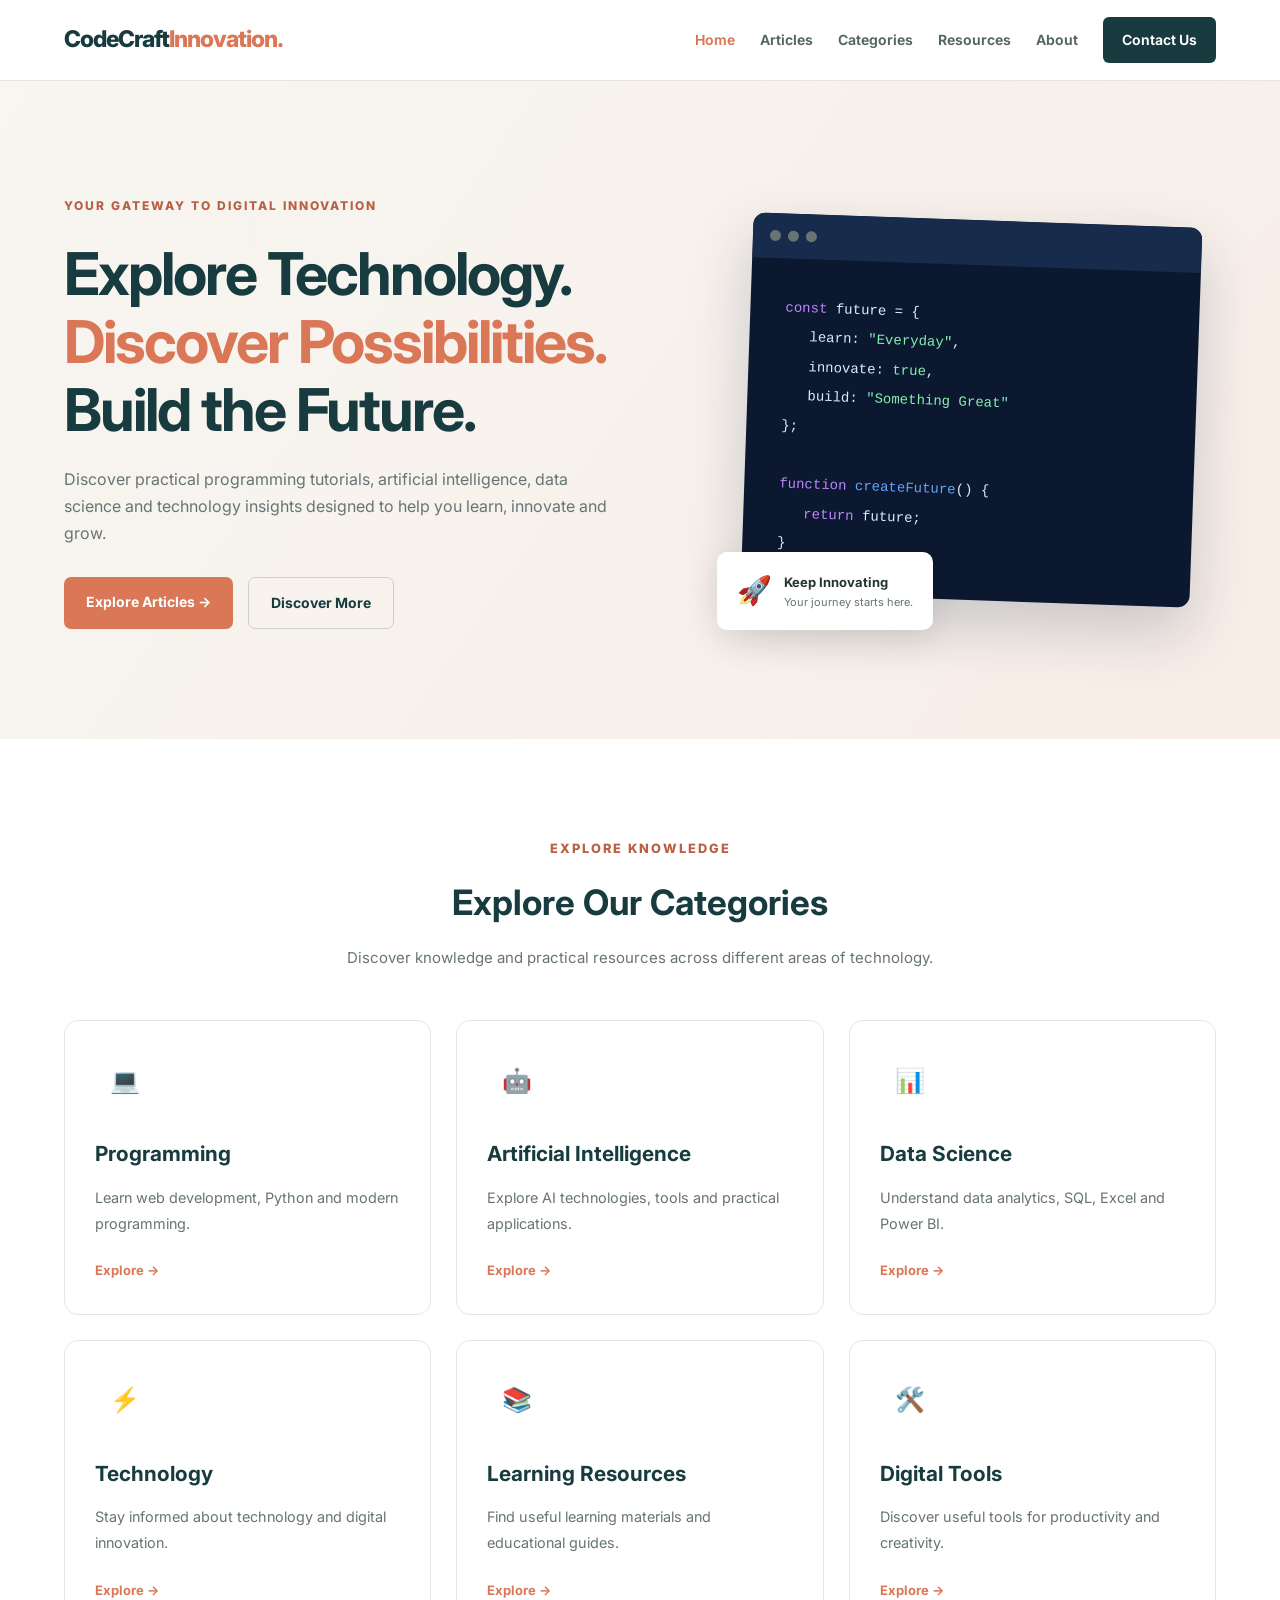
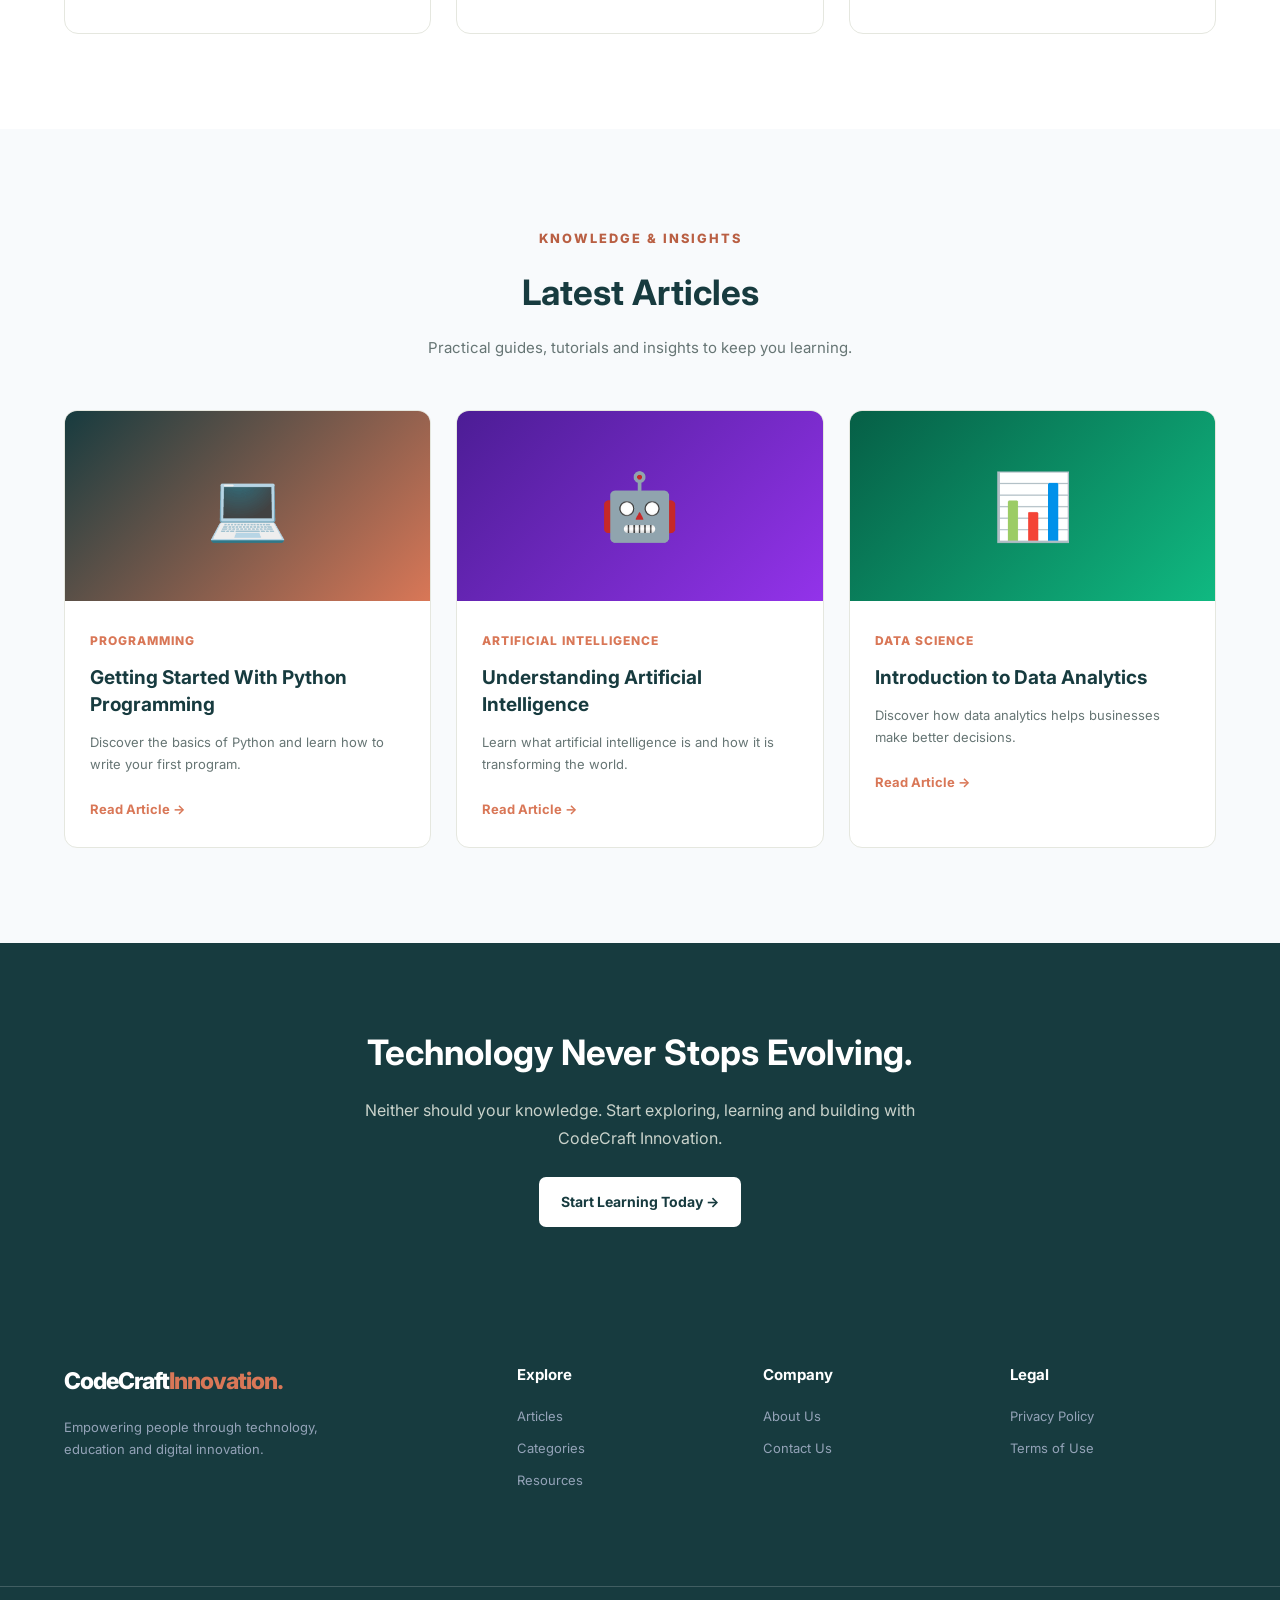
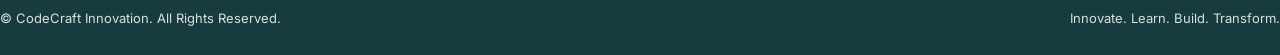
<file: index.html>
<!DOCTYPE html>
<html lang="en">
<head>
    <meta charset="UTF-8">
    <meta name="viewport" content="width=device-width, initial-scale=1.0">

    <meta name="description" content="CodeCraft Innovation provides technology tutorials, programming guides, AI resources and digital learning opportunities.">

    <meta name="keywords" content="Programming, Artificial Intelligence, Python, Web Development, Data Science, Technology">

    <meta name="author" content="CodeCraft Innovation">

    <title>CodeCraft Innovation | Innovate. Learn. Build.</title>

    <link rel="stylesheet" href="css/style.css">

    <link rel="preconnect" href="https://fonts.googleapis.com">
    <link rel="preconnect" href="https://fonts.gstatic.com" crossorigin>

    <link href="https://fonts.googleapis.com/css2?family=Inter:wght@400;500;600;700;800&display=swap" rel="stylesheet">
</head>

<body>

    <!-- HEADER -->

    <header class="header">

        <div class="container navbar">

            <a href="index.html" class="logo">
                CodeCraft<span>Innovation.</span>
            </a>

            <nav class="nav-links" id="navLinks">

                <a href="index.html" class="active">Home</a>
                <a href="articles.html">Articles</a>
                <a href="categories.html">Categories</a>
                <a href="resources.html">Resources</a>
                <a href="about.html">About</a>

                <a href="contact.html" class="nav-contact">
                    Contact Us
                </a>

            </nav>

            <button class="menu-toggle" id="menuToggle" aria-label="Open navigation" aria-expanded="false">
                ☰
            </button>

        </div>

    </header>


    <!-- HERO SECTION -->

    <section class="hero">

        <div class="container hero-content">

            <div class="hero-text">

                <span class="eyebrow">
                    YOUR GATEWAY TO DIGITAL INNOVATION
                </span>

                <h1>
                    Explore Technology.
                    <span>Discover Possibilities.</span>
                    Build the Future.
                </h1>

                <p>
                    Discover practical programming tutorials, artificial
                    intelligence, data science and technology insights
                    designed to help you learn, innovate and grow.
                </p>

                <div class="hero-buttons">

                    <a href="articles.html" class="btn btn-primary">
                        Explore Articles →
                    </a>

                    <a href="about.html" class="btn btn-secondary">
                        Discover More
                    </a>

                </div>

            </div>

            <div class="hero-visual">

                <div class="code-window">

                    <div class="window-header">
                        <span></span>
                        <span></span>
                        <span></span>
                    </div>

                    <div class="code-content">

                        <p><span class="code-purple">const</span> future = {</p>

                        <p class="indent">
                            learn: <span class="code-green">"Everyday"</span>,
                        </p>

                        <p class="indent">
                            innovate: <span class="code-green">true</span>,
                        </p>

                        <p class="indent">
                            build: <span class="code-green">"Something Great"</span>
                        </p>

                        <p>};</p>

                        <br>

                        <p>
                            <span class="code-purple">function</span>
                            <span class="code-blue">createFuture</span>() {
                        </p>

                        <p class="indent">
                            <span class="code-purple">return</span>
                            future;
                        </p>

                        <p>}</p>

                    </div>

                </div>

                <div class="floating-card">
                    <span>🚀</span>
                    <div>
                        <strong>Keep Innovating</strong>
                        <small>Your journey starts here.</small>
                    </div>
                </div>

            </div>

        </div>

    </section>


    <!-- CATEGORIES -->

    <section class="categories-section">

        <div class="container">

            <div class="section-heading">

                <span class="section-label">EXPLORE KNOWLEDGE</span>

                <h2>Explore Our Categories</h2>

                <p>
                    Discover knowledge and practical resources
                    across different areas of technology.
                </p>

            </div>


            <div class="category-grid">

                <a href="categories.html#programming" class="category-card">
                    <div class="category-icon">💻</div>
                    <h3>Programming</h3>
                    <p>Learn web development, Python and modern programming.</p>
                    <span>Explore →</span>
                </a>


                <a href="categories.html#ai" class="category-card">
                    <div class="category-icon">🤖</div>
                    <h3>Artificial Intelligence</h3>
                    <p>Explore AI technologies, tools and practical applications.</p>
                    <span>Explore →</span>
                </a>


                <a href="categories.html#data-science" class="category-card">
                    <div class="category-icon">📊</div>
                    <h3>Data Science</h3>
                    <p>Understand data analytics, SQL, Excel and Power BI.</p>
                    <span>Explore →</span>
                </a>


                <a href="categories.html#technology" class="category-card">
                    <div class="category-icon">⚡</div>
                    <h3>Technology</h3>
                    <p>Stay informed about technology and digital innovation.</p>
                    <span>Explore →</span>
                </a>


                <a href="categories.html#resources" class="category-card">
                    <div class="category-icon">📚</div>
                    <h3>Learning Resources</h3>
                    <p>Find useful learning materials and educational guides.</p>
                    <span>Explore →</span>
                </a>


                <a href="categories.html#digital-tools" class="category-card">
                    <div class="category-icon">🛠️</div>
                    <h3>Digital Tools</h3>
                    <p>Discover useful tools for productivity and creativity.</p>
                    <span>Explore →</span>
                </a>

            </div>

        </div>

    </section>


    <!-- LATEST ARTICLES -->

    <section class="articles-section">

        <div class="container">

            <div class="section-heading">

                <span class="section-label">KNOWLEDGE & INSIGHTS</span>

                <h2>Latest Articles</h2>

                <p>
                    Practical guides, tutorials and insights
                    to keep you learning.
                </p>

            </div>


            <div class="article-grid">

                <article class="article-card">

                    <div class="article-image programming-image">
                        💻
                    </div>

                    <div class="article-content">

                        <span class="article-category">PROGRAMMING</span>

                        <h3>Getting Started With Python Programming</h3>

                        <p>
                            Discover the basics of Python and learn
                            how to write your first program.
                        </p>

                        <a href="articles.html">Read Article →</a>

                    </div>

                </article>


                <article class="article-card">

                    <div class="article-image ai-image">
                        🤖
                    </div>

                    <div class="article-content">

                        <span class="article-category">ARTIFICIAL INTELLIGENCE</span>

                        <h3>Understanding Artificial Intelligence</h3>

                        <p>
                            Learn what artificial intelligence is
                            and how it is transforming the world.
                        </p>

                        <a href="articles.html">Read Article →</a>

                    </div>

                </article>


                <article class="article-card">

                    <div class="article-image data-image">
                        📊
                    </div>

                    <div class="article-content">

                        <span class="article-category">DATA SCIENCE</span>

                        <h3>Introduction to Data Analytics</h3>

                        <p>
                            Discover how data analytics helps
                            businesses make better decisions.
                        </p>

                        <a href="articles.html">Read Article →</a>

                    </div>

                </article>

            </div>

        </div>

    </section>


    <!-- CALL TO ACTION -->

    <section class="cta-section">

        <div class="container cta-content">

            <h2>Technology Never Stops Evolving.</h2>

            <p>
                Neither should your knowledge. Start exploring,
                learning and building with CodeCraft Innovation.
            </p>

            <a href="articles.html" class="btn btn-white">
                Start Learning Today →
            </a>

        </div>

    </section>


    <!-- FOOTER -->

    <footer class="footer">

        <div class="container footer-grid">

            <div class="footer-about">

                <a href="index.html" class="logo footer-logo">
                    CodeCraft<span>Innovation.</span>
                </a>

                <p>
                    Empowering people through technology,
                    education and digital innovation.
                </p>

            </div>


            <div>

                <h3>Explore</h3>

                <a href="articles.html">Articles</a>
                <a href="categories.html">Categories</a>
                <a href="resources.html">Resources</a>

            </div>


            <div>

                <h3>Company</h3>

                <a href="about.html">About Us</a>
                <a href="contact.html">Contact Us</a>

            </div>


            <div>

                <h3>Legal</h3>

                <a href="privacy.html">Privacy Policy</a>
                <a href="terms.html">Terms of Use</a>

            </div>

        </div>


        <div class="footer-bottom">

            <p>
                © <span id="year"></span> CodeCraft Innovation.
                All Rights Reserved.
            </p>

            <p>Innovate. Learn. Build. Transform.</p>

        </div>

    </footer>


    <script src="js/script.js"></script>

</body>
</html>
</file>
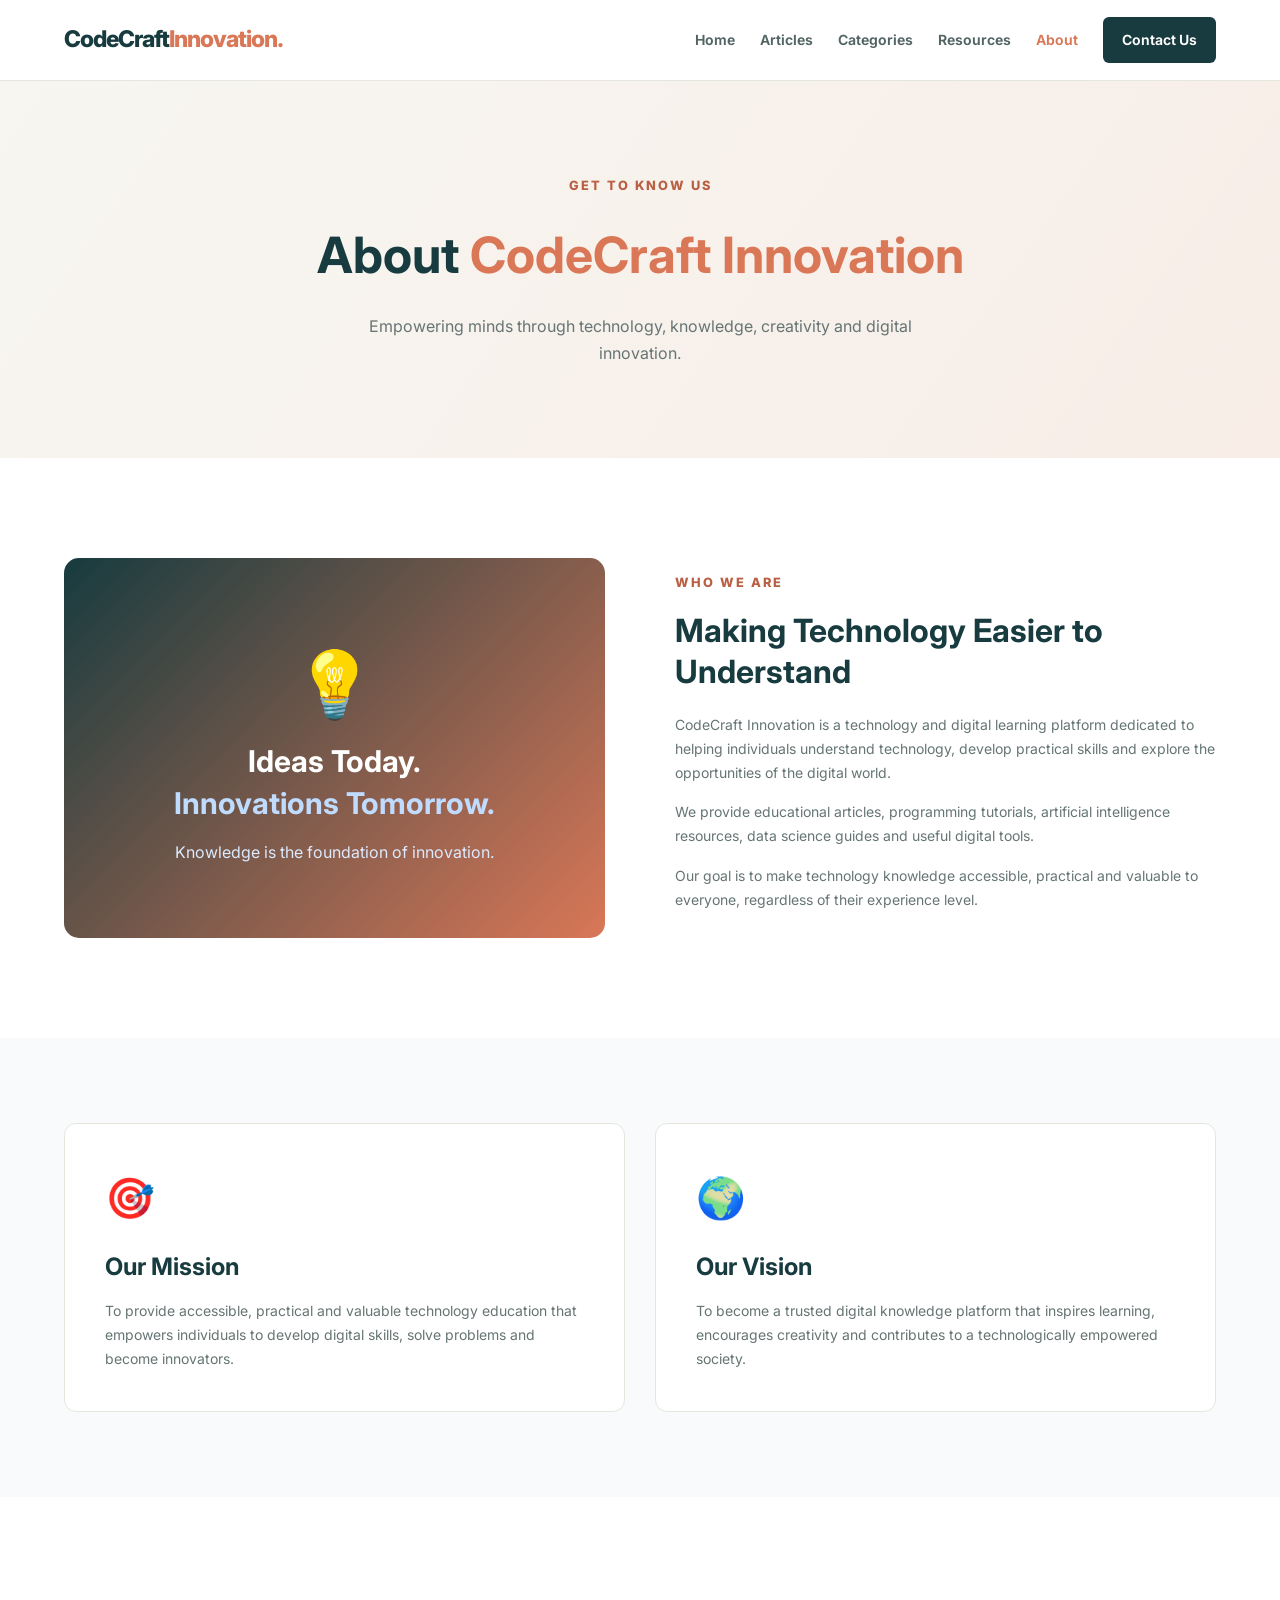
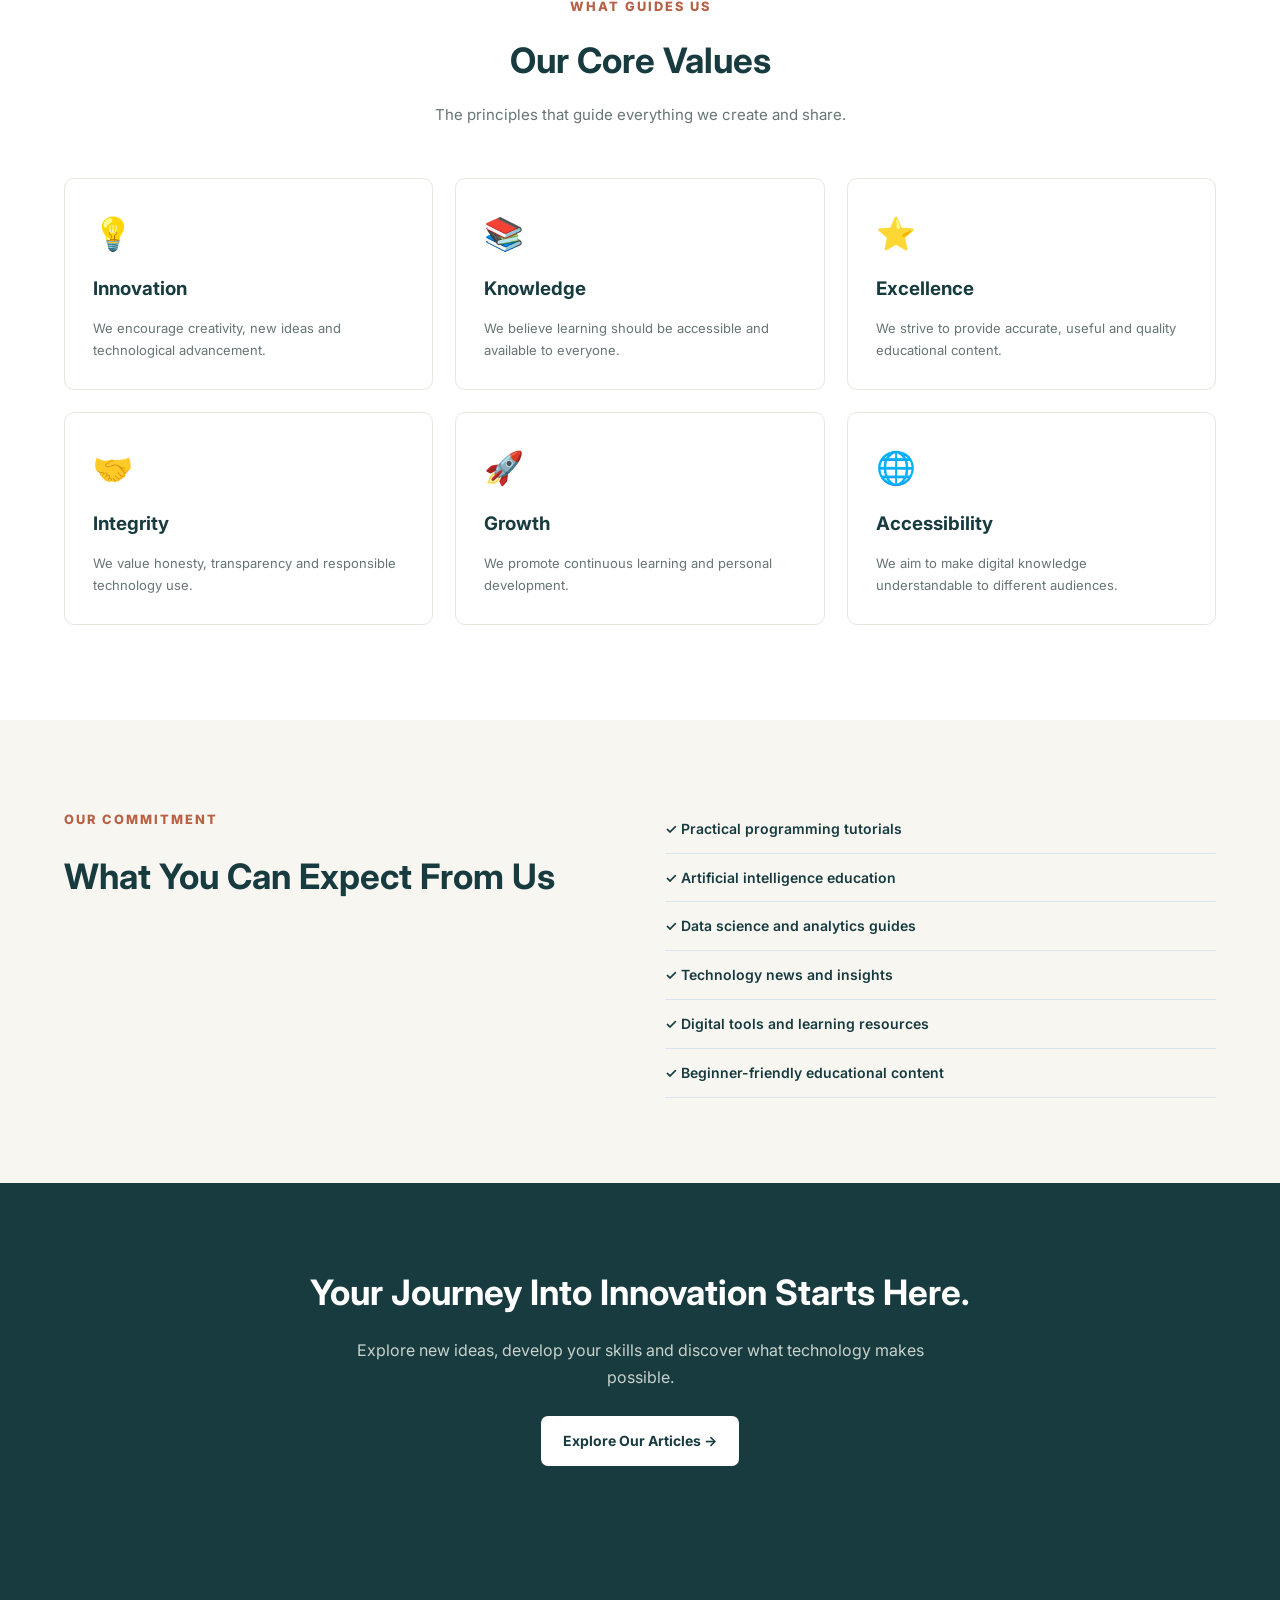
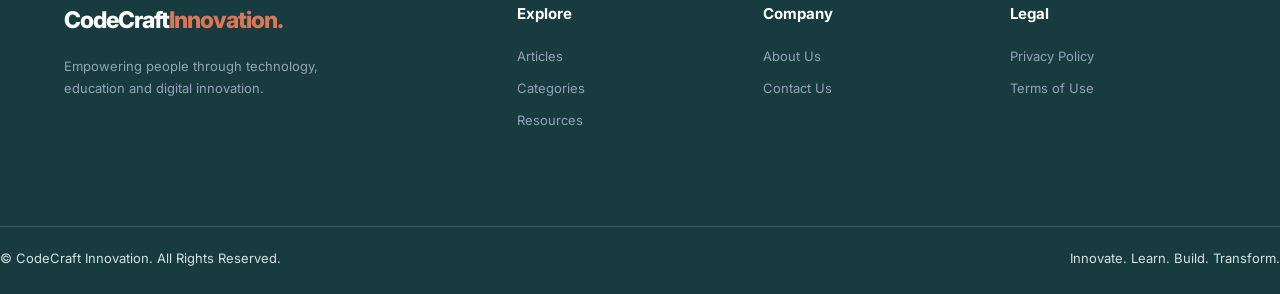
<file: about.html>
<!DOCTYPE html>
<html lang="en">

<head>
    <meta charset="UTF-8">
    <meta name="viewport" content="width=device-width, initial-scale=1.0">

    <meta name="description" content="Learn about CodeCraft Innovation, our mission, vision and commitment to technology education and digital innovation.">

    <title>About Us | CodeCraft Innovation</title>

    <link rel="stylesheet" href="css/style.css">

    <link rel="preconnect" href="https://fonts.googleapis.com">
    <link rel="preconnect" href="https://fonts.gstatic.com" crossorigin>

    <link href="https://fonts.googleapis.com/css2?family=Inter:wght@400;500;600;700;800&display=swap" rel="stylesheet">
</head>

<body>

    <!-- HEADER -->

    <header class="header">

        <div class="container navbar">

            <a href="index.html" class="logo">
                CodeCraft<span>Innovation.</span>
            </a>

            <nav class="nav-links" id="navLinks">

                <a href="index.html">Home</a>
                <a href="articles.html">Articles</a>
                <a href="categories.html">Categories</a>
                <a href="resources.html">Resources</a>
                <a href="about.html" class="active">About</a>

                <a href="contact.html" class="nav-contact">
                    Contact Us
                </a>

            </nav>

            <button class="menu-toggle" id="menuToggle"
                aria-label="Open navigation" aria-expanded="false">
                ☰
            </button>

        </div>

    </header>


    <!-- ABOUT HERO -->

    <section class="about-hero">

        <div class="container">

            <span class="section-label">GET TO KNOW US</span>

            <h1>
                About <span>CodeCraft Innovation</span>
            </h1>

            <p>
                Empowering minds through technology, knowledge,
                creativity and digital innovation.
            </p>

        </div>

    </section>


    <!-- WHO WE ARE -->

    <section class="about-intro">

        <div class="container about-intro-grid">

            <div class="about-visual">

                <div class="about-visual-content">

                    <span>💡</span>

                    <h2>Ideas Today.</h2>

                    <h2 class="blue-text">Innovations Tomorrow.</h2>

                    <p>
                        Knowledge is the foundation of innovation.
                    </p>

                </div>

            </div>


            <div class="about-text">

                <span class="section-label">WHO WE ARE</span>

                <h2>Making Technology Easier to Understand</h2>

                <p>
                    CodeCraft Innovation is a technology and digital
                    learning platform dedicated to helping individuals
                    understand technology, develop practical skills
                    and explore the opportunities of the digital world.
                </p>

                <p>
                    We provide educational articles, programming
                    tutorials, artificial intelligence resources,
                    data science guides and useful digital tools.
                </p>

                <p>
                    Our goal is to make technology knowledge
                    accessible, practical and valuable to everyone,
                    regardless of their experience level.
                </p>

            </div>

        </div>

    </section>


    <!-- MISSION AND VISION -->

    <section class="mission-section">

        <div class="container">

            <div class="mission-grid">

                <div class="mission-card">

                    <div class="mission-icon">🎯</div>

                    <h2>Our Mission</h2>

                    <p>
                        To provide accessible, practical and
                        valuable technology education that empowers
                        individuals to develop digital skills,
                        solve problems and become innovators.
                    </p>

                </div>


                <div class="mission-card">

                    <div class="mission-icon">🌍</div>

                    <h2>Our Vision</h2>

                    <p>
                        To become a trusted digital knowledge
                        platform that inspires learning,
                        encourages creativity and contributes
                        to a technologically empowered society.
                    </p>

                </div>

            </div>

        </div>

    </section>


    <!-- CORE VALUES -->

    <section class="values-section">

        <div class="container">

            <div class="section-heading">

                <span class="section-label">WHAT GUIDES US</span>

                <h2>Our Core Values</h2>

                <p>
                    The principles that guide everything
                    we create and share.
                </p>

            </div>


            <div class="values-grid">

                <div class="value-card">

                    <span>💡</span>

                    <h3>Innovation</h3>

                    <p>
                        We encourage creativity, new ideas
                        and technological advancement.
                    </p>

                </div>


                <div class="value-card">

                    <span>📚</span>

                    <h3>Knowledge</h3>

                    <p>
                        We believe learning should be accessible
                        and available to everyone.
                    </p>

                </div>


                <div class="value-card">

                    <span>⭐</span>

                    <h3>Excellence</h3>

                    <p>
                        We strive to provide accurate,
                        useful and quality educational content.
                    </p>

                </div>


                <div class="value-card">

                    <span>🤝</span>

                    <h3>Integrity</h3>

                    <p>
                        We value honesty, transparency
                        and responsible technology use.
                    </p>

                </div>


                <div class="value-card">

                    <span>🚀</span>

                    <h3>Growth</h3>

                    <p>
                        We promote continuous learning
                        and personal development.
                    </p>

                </div>


                <div class="value-card">

                    <span>🌐</span>

                    <h3>Accessibility</h3>

                    <p>
                        We aim to make digital knowledge
                        understandable to different audiences.
                    </p>

                </div>

            </div>

        </div>

    </section>


    <!-- WHAT WE OFFER -->

    <section class="offer-section">

        <div class="container offer-content">

            <div>

                <span class="section-label">OUR COMMITMENT</span>

                <h2>What You Can Expect From Us</h2>

            </div>

            <div class="offer-list">

                <p>✓ Practical programming tutorials</p>

                <p>✓ Artificial intelligence education</p>

                <p>✓ Data science and analytics guides</p>

                <p>✓ Technology news and insights</p>

                <p>✓ Digital tools and learning resources</p>

                <p>✓ Beginner-friendly educational content</p>

            </div>

        </div>

    </section>


    <!-- CALL TO ACTION -->

    <section class="cta-section">

        <div class="container cta-content">

            <h2>Your Journey Into Innovation Starts Here.</h2>

            <p>
                Explore new ideas, develop your skills
                and discover what technology makes possible.
            </p>

            <a href="articles.html" class="btn btn-white">
                Explore Our Articles →
            </a>

        </div>

    </section>


    <!-- FOOTER -->

    <footer class="footer">

        <div class="container footer-grid">

            <div class="footer-about">

                <a href="index.html" class="logo footer-logo">
                    CodeCraft<span>Innovation.</span>
                </a>

                <p>
                    Empowering people through technology,
                    education and digital innovation.
                </p>

            </div>


            <div>

                <h3>Explore</h3>

                <a href="articles.html">Articles</a>
                <a href="categories.html">Categories</a>
                <a href="resources.html">Resources</a>

            </div>


            <div>

                <h3>Company</h3>

                <a href="about.html">About Us</a>
                <a href="contact.html">Contact Us</a>

            </div>


            <div>

                <h3>Legal</h3>

                <a href="privacy.html">Privacy Policy</a>
                <a href="terms.html">Terms of Use</a>

            </div>

        </div>


        <div class="footer-bottom">

            <p>
                © <span id="year"></span>
                CodeCraft Innovation. All Rights Reserved.
            </p>

            <p>Innovate. Learn. Build. Transform.</p>

        </div>

    </footer>


    <script src="js/script.js"></script>

</body>
</html>
</file>
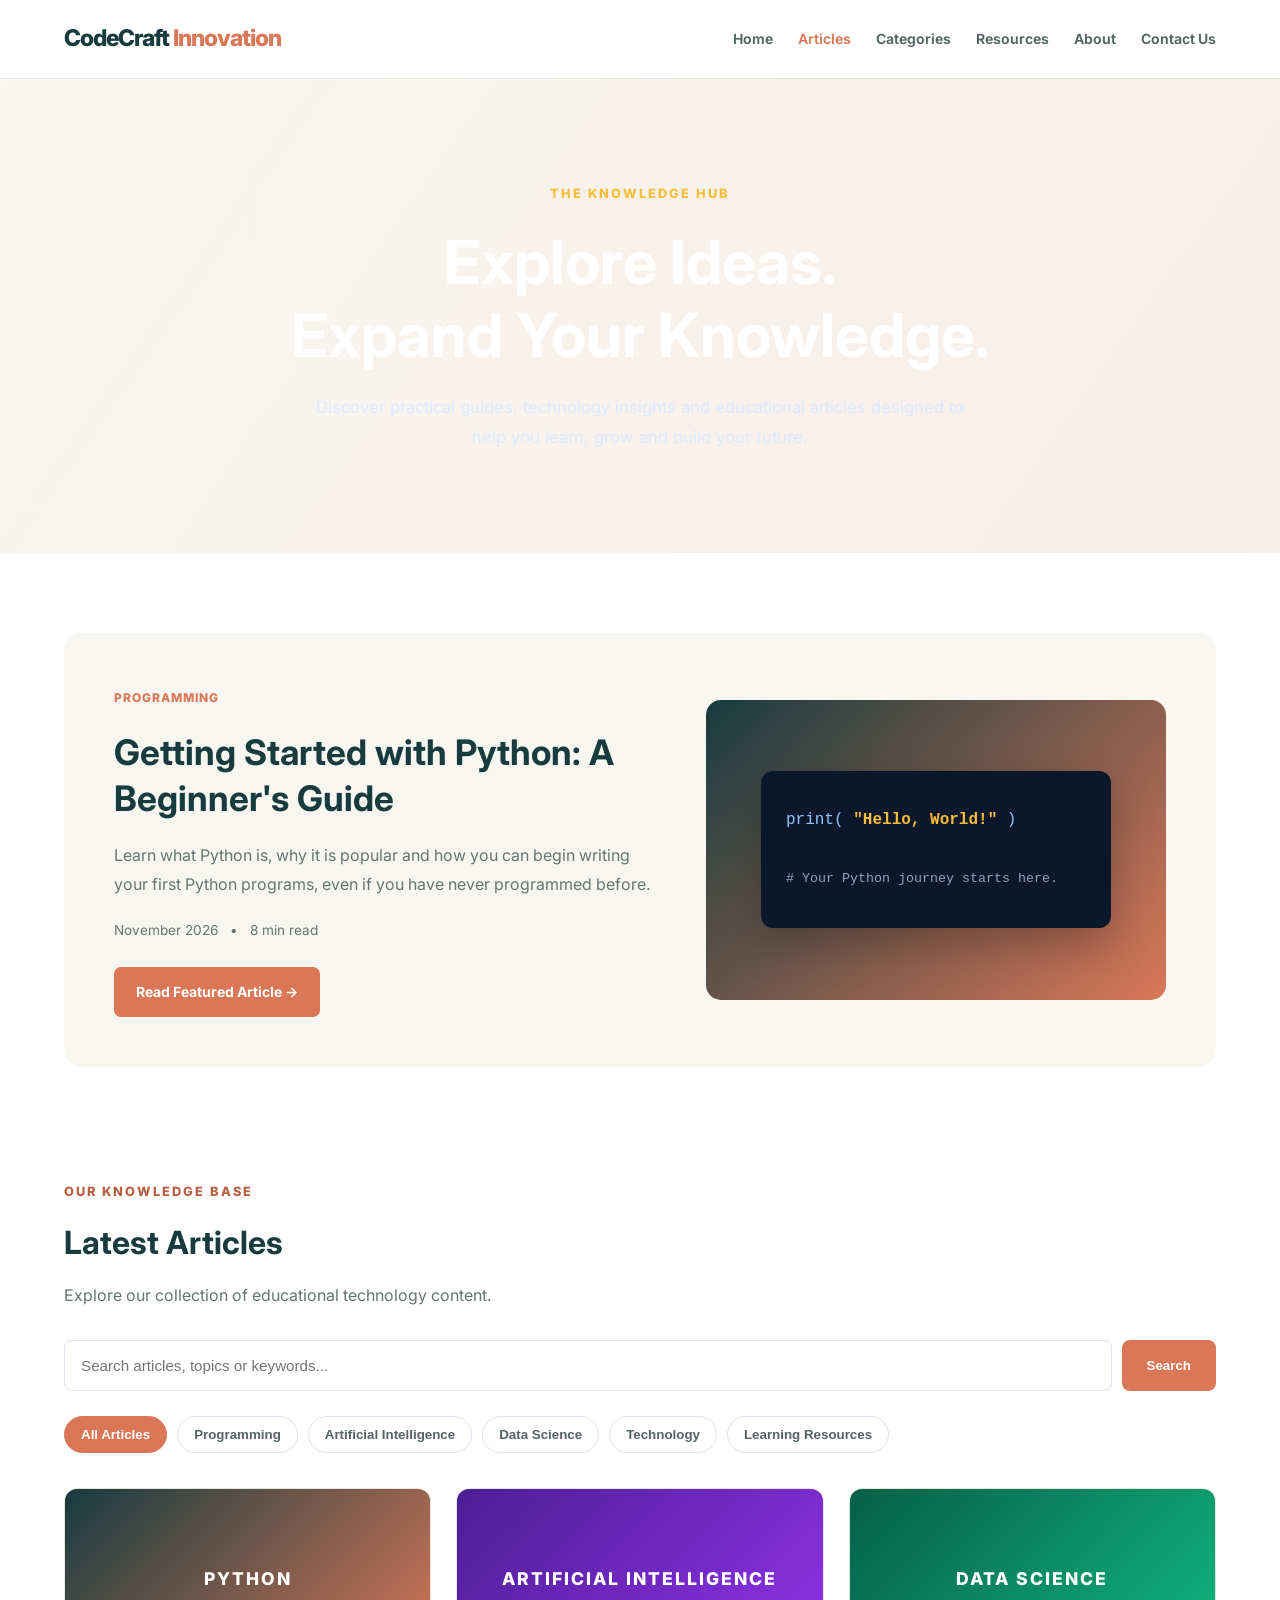
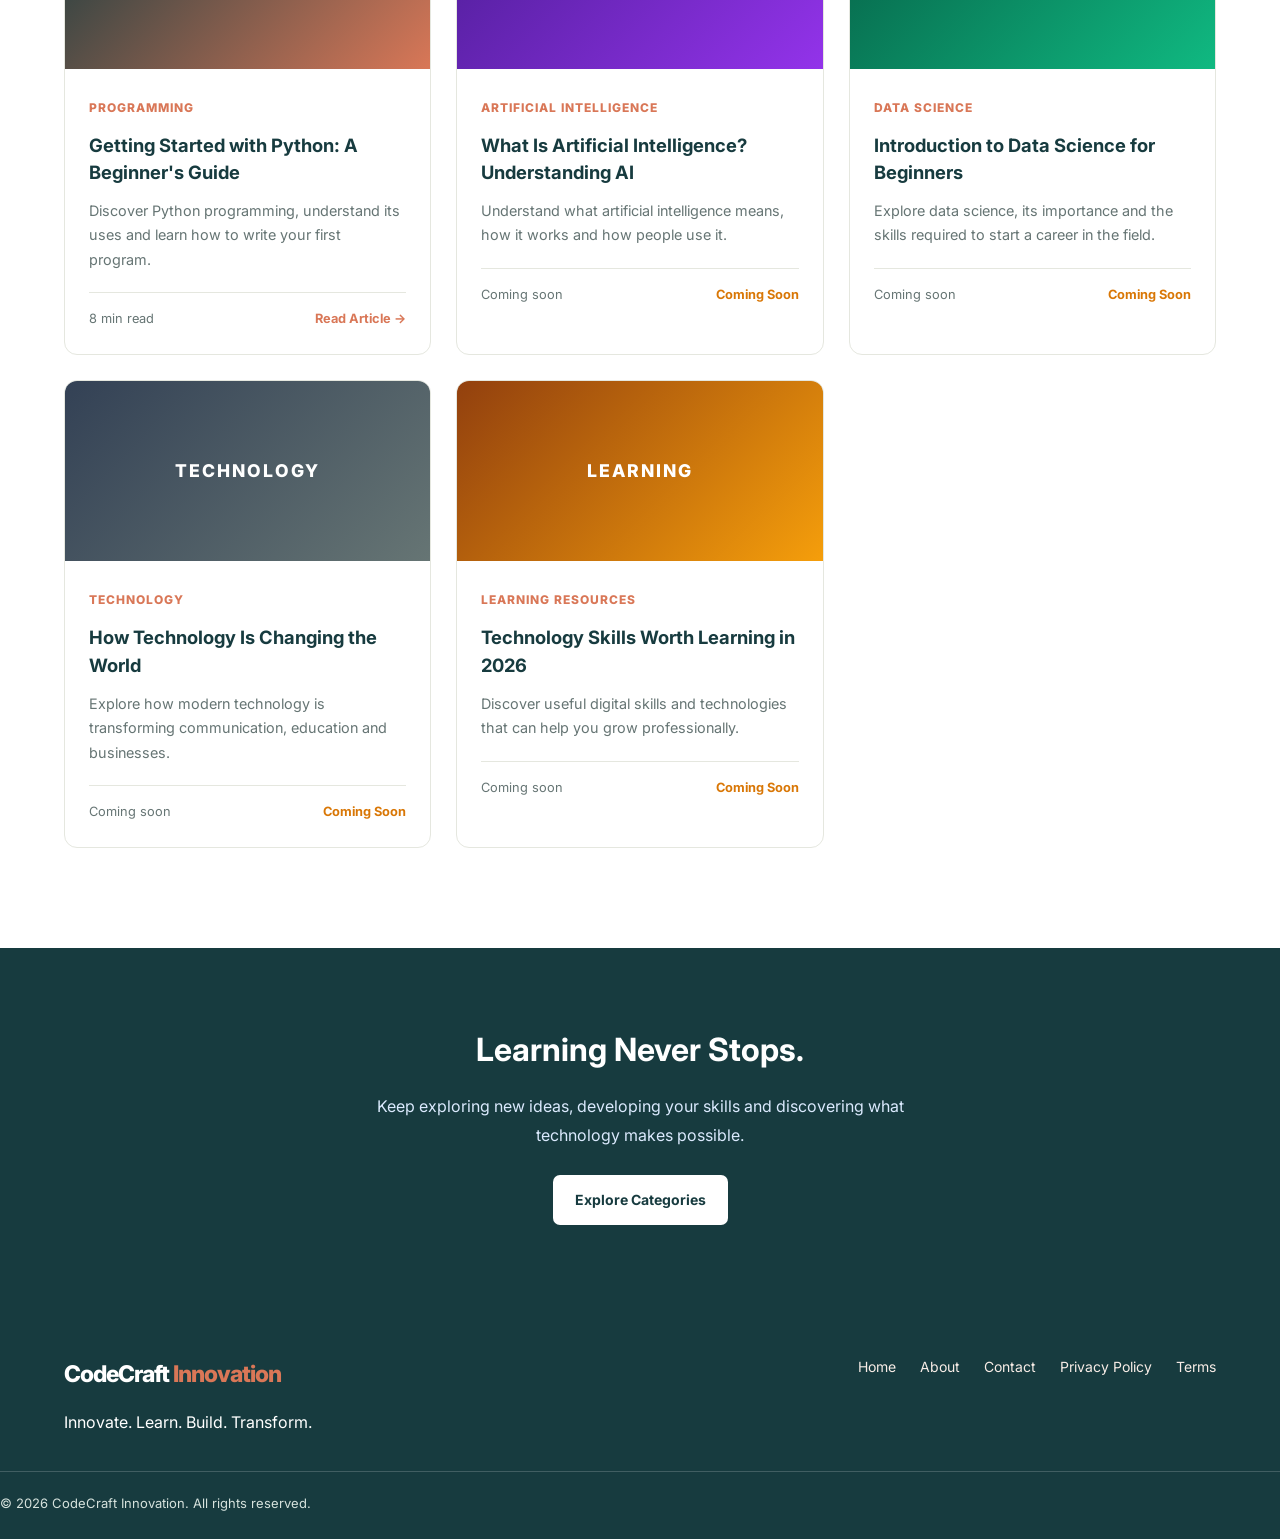
<file: articles.html>
<!DOCTYPE html>
<html lang="en">
<head>
    <meta charset="UTF-8">
    <meta name="viewport" content="width=device-width, initial-scale=1.0">
<title>Technology Articles | CodeCraft Innovation</title>
<meta name="description" content="Explore helpful articles about programming, artificial intelligence, data science, technology and digital skills on CodeCraft Innovation.">
<link rel="stylesheet" href="css/style.css">
<link rel="preconnect" href="https://fonts.googleapis.com">
<link rel="preconnect" href="https://fonts.gstatic.com" crossorigin>
<link href="https://fonts.googleapis.com/css2?family=Inter:wght@400;500;600;700;800&display=swap" rel="stylesheet">
</head>
<body>
<!-- HEADER -->
<header class="header">
    <div class="container nav-container">
    <a href="index.html" class="logo">
        CodeCraft <span>Innovation</span>
    </a>
    <button class="menu-toggle" id="menuToggle" aria-label="Toggle navigation">
        ☰
    </button>
    <nav class="nav-menu" id="navMenu">
        <a href="index.html">Home</a>
        <a href="articles.html" class="active">Articles</a>
        <a href="categories.html">Categories</a>
        <a href="resources.html">Resources</a>
        <a href="about.html">About</a>
        <a href="contact.html">Contact Us</a>
    </nav>
</div>
</header>
<!-- ARTICLES HERO -->
<section class="articles-hero">
    <div class="container">
    <span class="section-label">THE KNOWLEDGE HUB</span>
    <h1>Explore Ideas.<br>Expand Your Knowledge.</h1>
    <p>
        Discover practical guides, technology insights and educational
        articles designed to help you learn, grow and build your future.
    </p>
</div>
</section>
<!-- FEATURED ARTICLE -->
<section class="featured-article-section">
    <div class="container">
    <div class="featured-article">
        <div class="featured-content">
            <span class="article-category">PROGRAMMING</span>
            <h2>Getting Started with Python: A Beginner's Guide</h2>
            <p>
                Learn what Python is, why it is popular and how you can
                begin writing your first Python programs, even if you
                have never programmed before.
            </p>
            <div class="article-meta">
                <span>November 2026</span>
                <span>•</span>
                <span>8 min read</span>
            </div>
            <a href="getting-started-with-python.html" class="btn btn-primary">
                Read Featured Article →
            </a>
        </div>
        <div class="featured-visual">
            <div class="code-illustration">
                <span>print(</span>
                <strong>"Hello, World!"</strong>
                <span>)</span>
                <br><br>
                <small># Your Python journey starts here.</small>
            </div>
        </div>
    </div>
</div>
</section>
<!-- ALL ARTICLES -->
<section class="articles-list-section">
    <div class="container">
    <div class="articles-heading">
        <div>
            <span class="section-label">OUR KNOWLEDGE BASE</span>
            <h2>Latest Articles</h2>
            <p>Explore our collection of educational technology content.</p>
        </div>
    </div>
    <!-- SEARCH -->
    <div class="article-search">
        <input
            type="search"
            id="articleSearch"
            placeholder="Search articles, topics or keywords..."
            aria-label="Search articles"
        >
        <button type="button" id="searchButton">Search</button>
    </div>
    <!-- CATEGORY FILTERS -->
    <div class="article-filters">
        <button class="filter-btn active" data-category="all">
            All Articles
        </button>
        <button class="filter-btn" data-category="programming">
            Programming
        </button>
        <button class="filter-btn" data-category="ai">
            Artificial Intelligence
        </button>
        <button class="filter-btn" data-category="data-science">
            Data Science
        </button>
        <button class="filter-btn" data-category="technology">
            Technology
        </button>
        <button class="filter-btn" data-category="learning">
            Learning Resources
        </button>
    </div>
    <!-- ARTICLE CARDS -->
    <div class="articles-grid" id="articlesGrid">
        <!-- ARTICLE 1 -->
        <article class="article-card"
            data-category="programming"
            data-title="getting started with python beginner guide">
            <div class="article-card-image programming-image">
                <span>PYTHON</span>
            </div>
            <div class="article-card-content">
                <span class="article-category">PROGRAMMING</span>
                <h3>Getting Started with Python: A Beginner's Guide</h3>
                <p>
                    Discover Python programming, understand its uses
                    and learn how to write your first program.
                </p>
                <div class="article-card-footer">
                    <span>8 min read</span>
                    <a href="getting-started-with-python.html">
                        Read Article →
                    </a>
                </div>
            </div>
        </article>
        <!-- ARTICLE 2 -->
        <article class="article-card"
            data-category="ai"
            data-title="what is artificial intelligence understanding ai">
            <div class="article-card-image ai-image">
                <span>ARTIFICIAL INTELLIGENCE</span>
            </div>
            <div class="article-card-content">
                <span class="article-category">ARTIFICIAL INTELLIGENCE</span>
                <h3>What Is Artificial Intelligence? Understanding AI</h3>
                <p>
                    Understand what artificial intelligence means,
                    how it works and how people use it.
                </p>
                <div class="article-card-footer">
                    <span>Coming soon</span>
                    <span class="coming-soon">Coming Soon</span>
                </div>
            </div>
        </article>
        <!-- ARTICLE 3 -->
        <article class="article-card"
            data-category="data-science"
            data-title="introduction to data science for beginners">
            <div class="article-card-image data-image">
                <span>DATA SCIENCE</span>
            </div>
            <div class="article-card-content">
                <span class="article-category">DATA SCIENCE</span>
                <h3>Introduction to Data Science for Beginners</h3>
                <p>
                    Explore data science, its importance and the skills
                    required to start a career in the field.
                </p>
                <div class="article-card-footer">
                    <span>Coming soon</span>
                    <span class="coming-soon">Coming Soon</span>
                </div>
            </div>
        </article>
        <!-- ARTICLE 4 -->
        <article class="article-card"
            data-category="technology"
            data-title="how technology is changing the world">
            <div class="article-card-image technology-image">
                <span>TECHNOLOGY</span>
            </div>
            <div class="article-card-content">
                <span class="article-category">TECHNOLOGY</span>
                <h3>How Technology Is Changing the World</h3>
                <p>
                    Explore how modern technology is transforming
                    communication, education and businesses.
                </p>
                <div class="article-card-footer">
                    <span>Coming soon</span>
                    <span class="coming-soon">Coming Soon</span>
                </div>
            </div>
        </article>
        <!-- ARTICLE 5 -->
        <article class="article-card"
            data-category="learning"
            data-title="best technology skills to learn in 2026">
            <div class="article-card-image learning-image">
                <span>LEARNING</span>
            </div>
            <div class="article-card-content">
                <span class="article-category">LEARNING RESOURCES</span>
                <h3>Technology Skills Worth Learning in 2026</h3>
                <p>
                    Discover useful digital skills and technologies
                    that can help you grow professionally.
                </p>
                <div class="article-card-footer">
                    <span>Coming soon</span>
                    <span class="coming-soon">Coming Soon</span>
                </div>
            </div>
        </article>
    </div>
    <p id="noArticles" class="no-articles">
        No articles found. Try another search.
    </p>
</div>
</section>
<!-- CTA -->
<section class="article-cta">
    <div class="container">
    <h2>Learning Never Stops.</h2>
    <p>
        Keep exploring new ideas, developing your skills and
        discovering what technology makes possible.
    </p>
    <a href="categories.html" class="btn btn-light">
        Explore Categories
    </a>
</div>
</section>
<!-- FOOTER -->
<footer class="footer">
    <div class="container footer-content">
    <div>
        <a href="index.html" class="logo footer-logo">
            CodeCraft <span>Innovation</span>
        </a>
        <p>
            Innovate. Learn. Build. Transform.
        </p>
    </div>
    <div class="footer-links">
        <a href="index.html">Home</a>
        <a href="about.html">About</a>
        <a href="contact.html">Contact</a>
        <a href="privacy.html">Privacy Policy</a>
        <a href="terms.html">Terms</a>
    </div>
</div>
<div class="footer-bottom">
    <p>© <span id="currentYear"></span> CodeCraft Innovation. All rights reserved.</p>
</div>
</footer>
<script src="js/script.js"></script>
<script src="js/articles.js"></script>
</body>
</html>
</file>
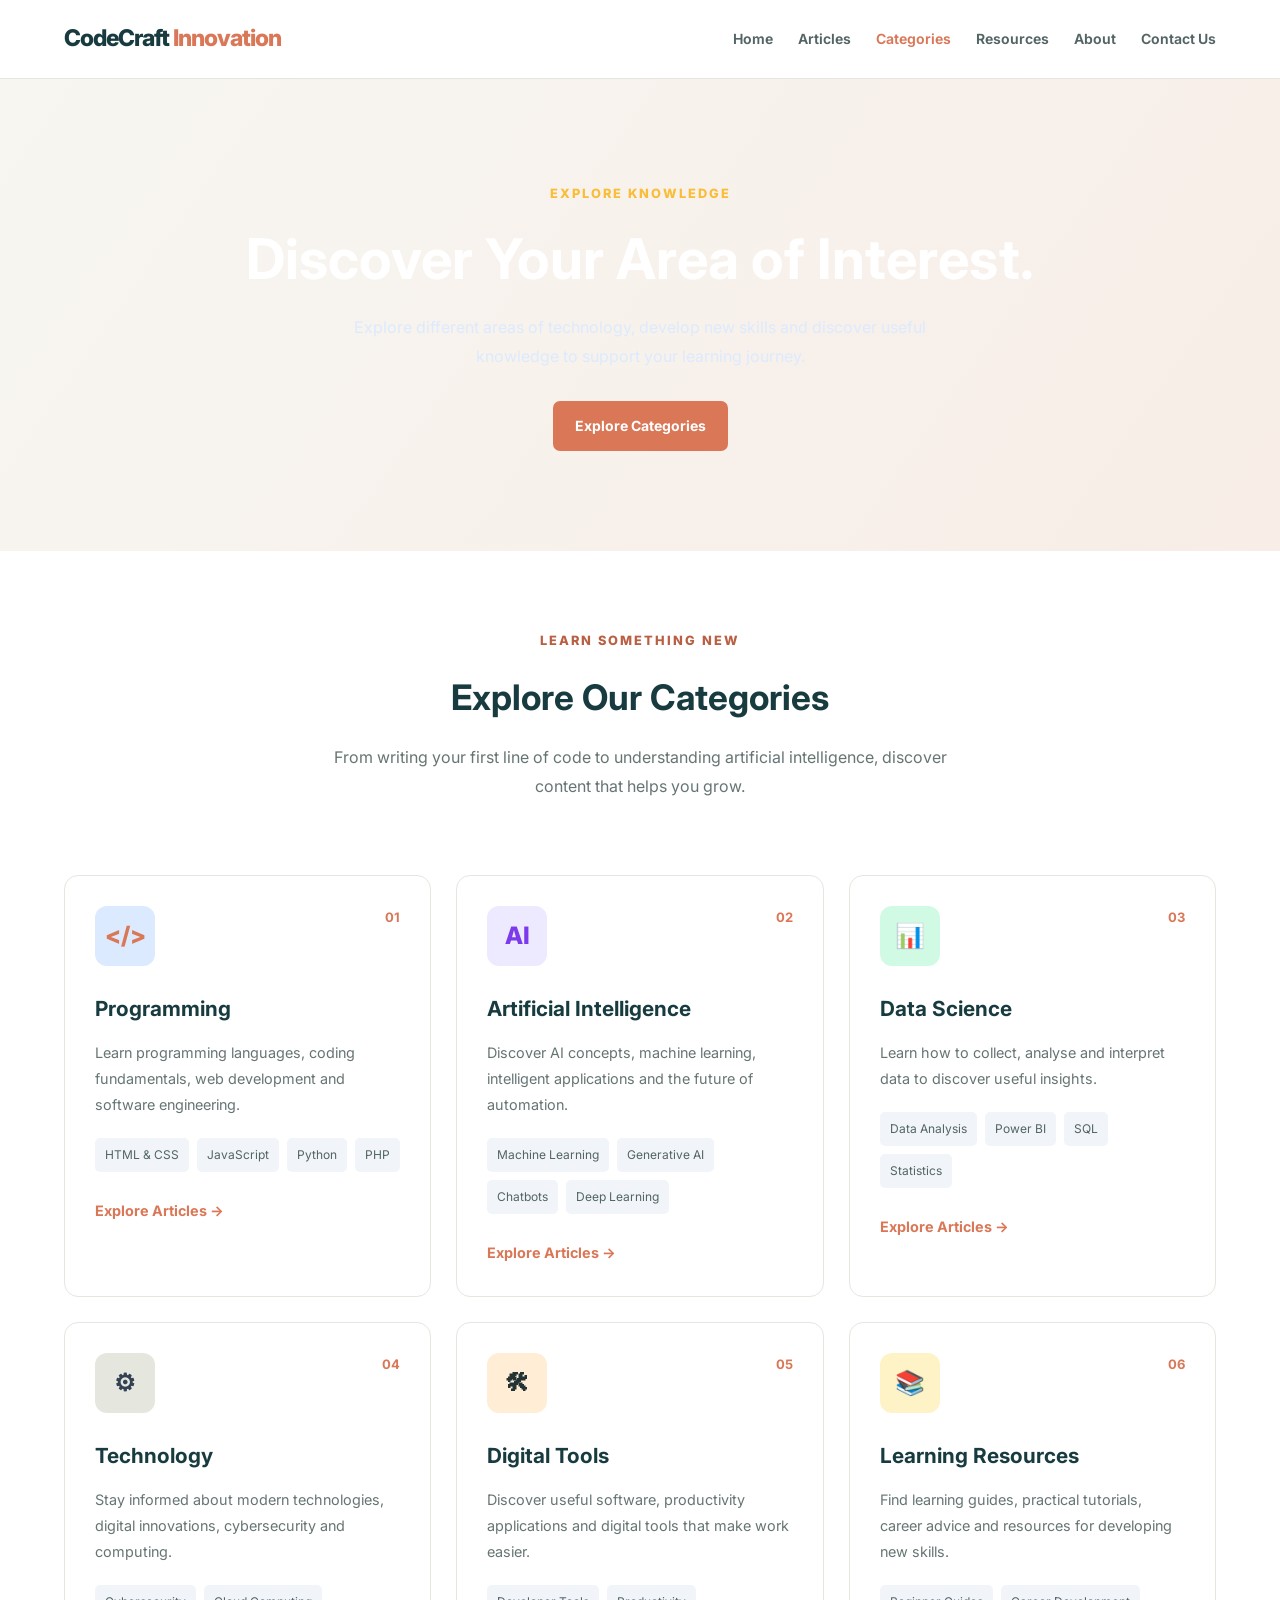
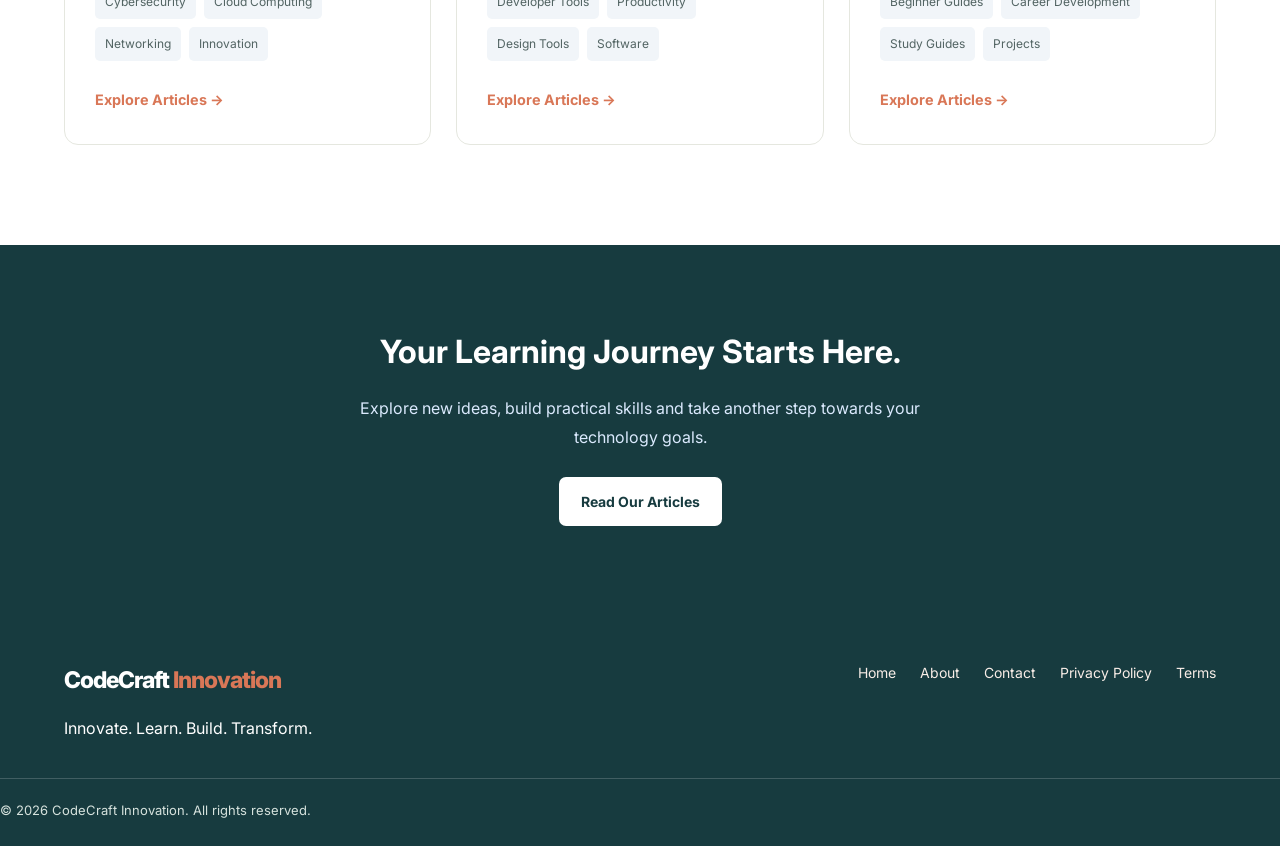
<file: categories.html>
<!DOCTYPE html>
<html lang="en">

<head>
    <meta charset="UTF-8">
    <meta name="viewport" content="width=device-width, initial-scale=1.0">

    <title>Explore Categories | CodeCraft Innovation</title>

    <meta name="description" content="Explore programming, artificial intelligence, data science, technology and digital learning resources at CodeCraft Innovation.">

    <link rel="stylesheet" href="css/style.css">

    <link rel="preconnect" href="https://fonts.googleapis.com">
    <link rel="preconnect" href="https://fonts.gstatic.com" crossorigin>

    <link href="https://fonts.googleapis.com/css2?family=Inter:wght@400;500;600;700;800&display=swap" rel="stylesheet">

</head>

<body>

<!-- HEADER -->
<header class="header">

    <div class="container nav-container">

        <a href="index.html" class="logo">
            CodeCraft <span>Innovation</span>
        </a>

        <button class="menu-toggle" id="menuToggle" aria-label="Toggle navigation">
            ☰
        </button>

        <nav class="nav-menu" id="navMenu">
            <a href="index.html">Home</a>
            <a href="articles.html">Articles</a>
            <a href="categories.html" class="active">Categories</a>
            <a href="resources.html">Resources</a>
            <a href="about.html">About</a>
            <a href="contact.html">Contact Us</a>
        </nav>

    </div>

</header>


<!-- HERO SECTION -->
<section class="categories-hero">

    <div class="container">

        <span class="section-label">EXPLORE KNOWLEDGE</span>

        <h1>Discover Your Area of Interest.</h1>

        <p>
            Explore different areas of technology, develop new skills
            and discover useful knowledge to support your learning journey.
        </p>

        <a href="#category-list" class="btn btn-primary">
            Explore Categories
        </a>

    </div>

</section>


<!-- CATEGORY INTRODUCTION -->
<section class="category-intro">

    <div class="container">

        <span class="section-label">LEARN SOMETHING NEW</span>

        <h2>Explore Our Categories</h2>

        <p>
            From writing your first line of code to understanding artificial
            intelligence, discover content that helps you grow.
        </p>

    </div>

</section>


<!-- CATEGORIES -->
<section class="category-list-section" id="category-list">

    <div class="container">

        <div class="category-grid">


            <!-- PROGRAMMING -->
            <article class="category-card">

                <div class="category-icon programming-icon">
                    &lt;/&gt;
                </div>

                <span class="category-number">01</span>

                <h3>Programming</h3>

                <p>
                    Learn programming languages, coding fundamentals,
                    web development and software engineering.
                </p>

                <div class="category-topics">
                    <span>HTML & CSS</span>
                    <span>JavaScript</span>
                    <span>Python</span>
                    <span>PHP</span>
                </div>

                <a href="articles.html?category=programming" class="category-link">
                    Explore Articles →
                </a>

            </article>


            <!-- ARTIFICIAL INTELLIGENCE -->
            <article class="category-card">

                <div class="category-icon ai-icon">
                    AI
                </div>

                <span class="category-number">02</span>

                <h3>Artificial Intelligence</h3>

                <p>
                    Discover AI concepts, machine learning, intelligent
                    applications and the future of automation.
                </p>

                <div class="category-topics">
                    <span>Machine Learning</span>
                    <span>Generative AI</span>
                    <span>Chatbots</span>
                    <span>Deep Learning</span>
                </div>

                <a href="articles.html?category=ai" class="category-link">
                    Explore Articles →
                </a>

            </article>


            <!-- DATA SCIENCE -->
            <article class="category-card">

                <div class="category-icon data-icon">
                    📊
                </div>

                <span class="category-number">03</span>

                <h3>Data Science</h3>

                <p>
                    Learn how to collect, analyse and interpret data
                    to discover useful insights.
                </p>

                <div class="category-topics">
                    <span>Data Analysis</span>
                    <span>Power BI</span>
                    <span>SQL</span>
                    <span>Statistics</span>
                </div>

                <a href="articles.html?category=data-science" class="category-link">
                    Explore Articles →
                </a>

            </article>


            <!-- TECHNOLOGY -->
            <article class="category-card">

                <div class="category-icon technology-icon">
                    ⚙
                </div>

                <span class="category-number">04</span>

                <h3>Technology</h3>

                <p>
                    Stay informed about modern technologies, digital
                    innovations, cybersecurity and computing.
                </p>

                <div class="category-topics">
                    <span>Cybersecurity</span>
                    <span>Cloud Computing</span>
                    <span>Networking</span>
                    <span>Innovation</span>
                </div>

                <a href="articles.html?category=technology" class="category-link">
                    Explore Articles →
                </a>

            </article>


            <!-- DIGITAL TOOLS -->
            <article class="category-card">

                <div class="category-icon tools-icon">
                    🛠
                </div>

                <span class="category-number">05</span>

                <h3>Digital Tools</h3>

                <p>
                    Discover useful software, productivity applications
                    and digital tools that make work easier.
                </p>

                <div class="category-topics">
                    <span>Developer Tools</span>
                    <span>Productivity</span>
                    <span>Design Tools</span>
                    <span>Software</span>
                </div>

                <a href="articles.html?category=technology" class="category-link">
                    Explore Articles →
                </a>

            </article>


            <!-- LEARNING RESOURCES -->
            <article class="category-card">

                <div class="category-icon learning-icon">
                    📚
                </div>

                <span class="category-number">06</span>

                <h3>Learning Resources</h3>

                <p>
                    Find learning guides, practical tutorials, career
                    advice and resources for developing new skills.
                </p>

                <div class="category-topics">
                    <span>Beginner Guides</span>
                    <span>Career Development</span>
                    <span>Study Guides</span>
                    <span>Projects</span>
                </div>

                <a href="articles.html?category=learning" class="category-link">
                    Explore Articles →
                </a>

            </article>


        </div>

    </div>

</section>


<!-- CALL TO ACTION -->
<section class="categories-cta">

    <div class="container">

        <h2>Your Learning Journey Starts Here.</h2>

        <p>
            Explore new ideas, build practical skills and take
            another step towards your technology goals.
        </p>

        <a href="articles.html" class="btn btn-light">
            Read Our Articles
        </a>

    </div>

</section>


<!-- FOOTER -->
<footer class="footer">

    <div class="container footer-content">

        <div>

            <a href="index.html" class="logo footer-logo">
                CodeCraft <span>Innovation</span>
            </a>

            <p>
                Innovate. Learn. Build. Transform.
            </p>

        </div>

        <div class="footer-links">

            <a href="index.html">Home</a>
            <a href="about.html">About</a>
            <a href="contact.html">Contact</a>
            <a href="privacy.html">Privacy Policy</a>
            <a href="terms.html">Terms</a>

        </div>

    </div>

    <div class="footer-bottom">

        <p>
            © <span id="currentYear"></span>
            CodeCraft Innovation. All rights reserved.
        </p>

    </div>

</footer>


<script src="js/script.js"></script>

</body>
</html>
</file>
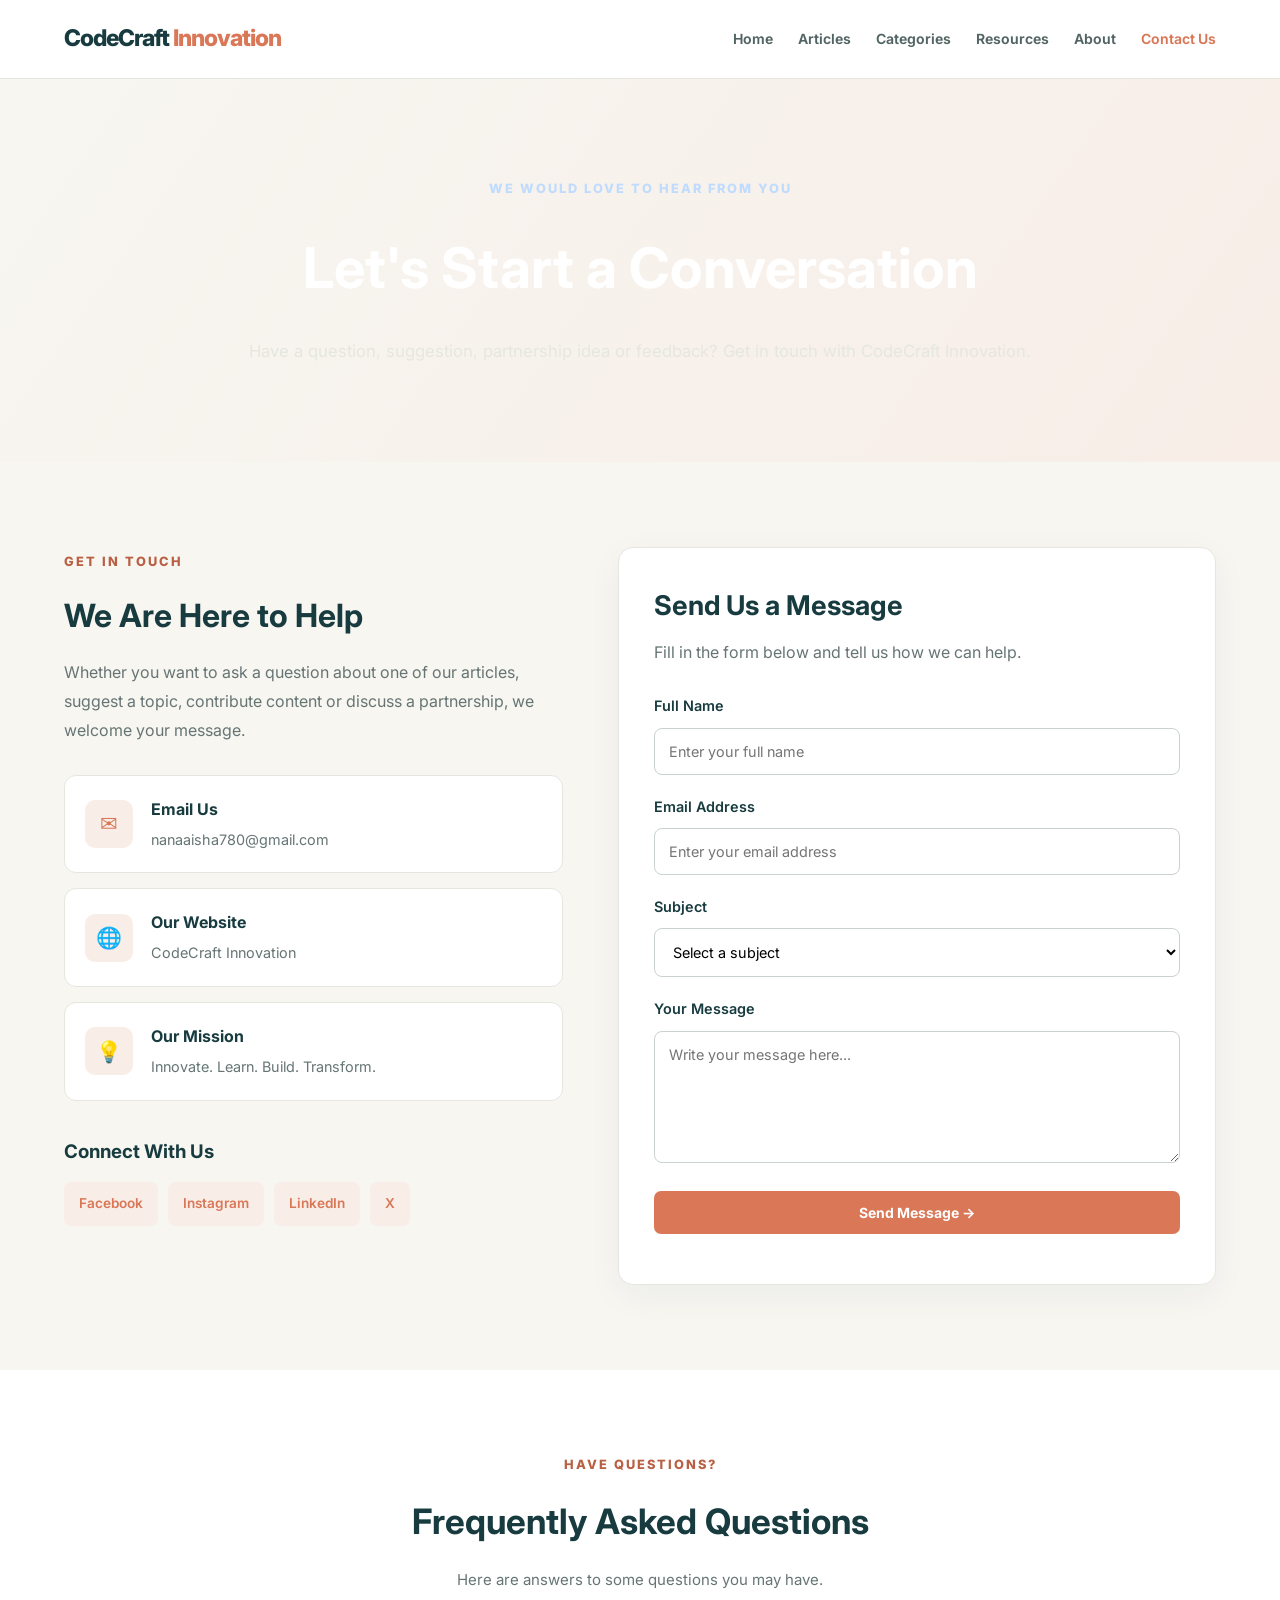
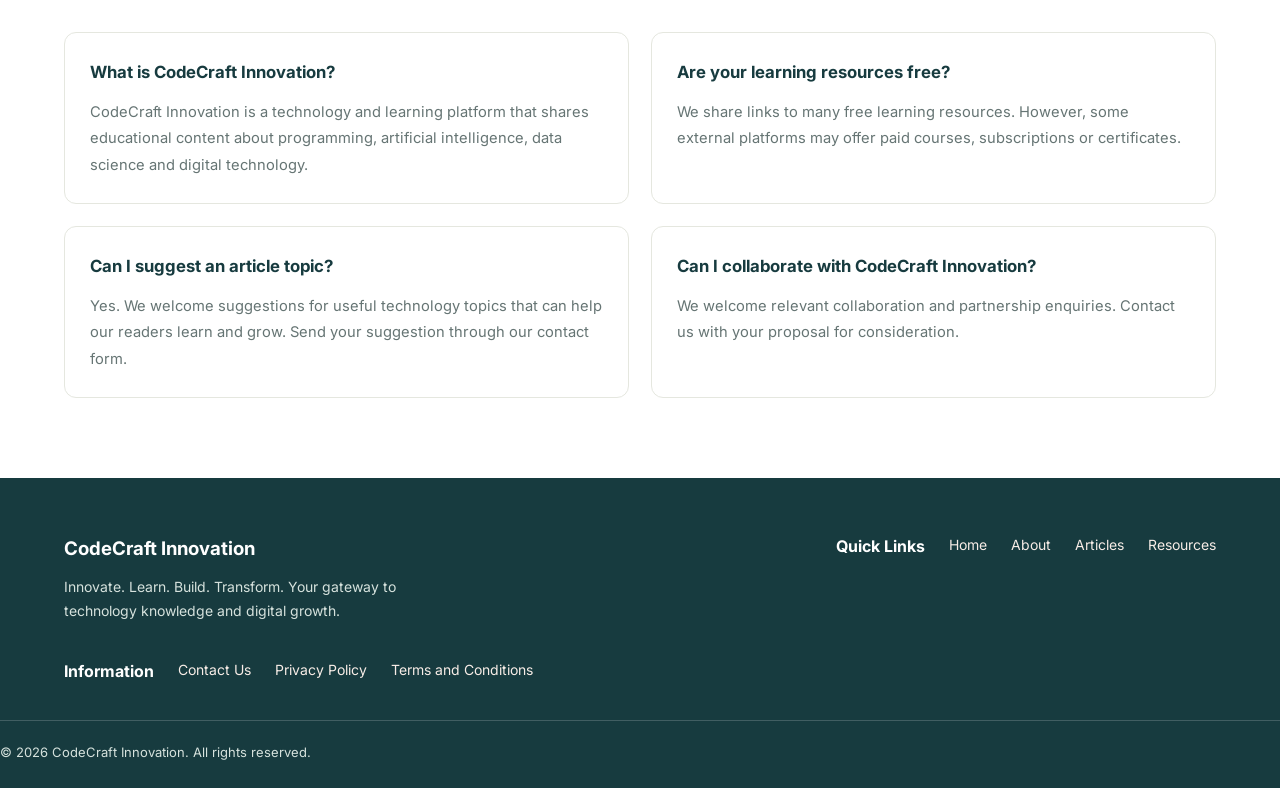
<file: contact.html>
<!DOCTYPE html>
<html lang="en">
<head>
    <meta charset="UTF-8">
    <meta name="viewport" content="width=device-width, initial-scale=1.0">

    <title>Contact Us | CodeCraft Innovation</title>

    <meta name="description" content="Contact CodeCraft Innovation for questions, suggestions, partnerships, feedback and technology-related enquiries.">

    <link rel="stylesheet" href="css/style.css">

    <link rel="preconnect" href="https://fonts.googleapis.com">
    <link rel="preconnect" href="https://fonts.gstatic.com" crossorigin>

    <link href="https://fonts.googleapis.com/css2?family=Inter:wght@400;500;600;700;800&display=swap" rel="stylesheet">
</head>

<body>

    <!-- HEADER -->
    <header class="header">
        <div class="container nav-container">

            <a href="index.html" class="logo">
                CodeCraft <span>Innovation</span>
            </a>

            <button class="menu-toggle" id="menuToggle" aria-label="Toggle navigation">
                ☰
            </button>

            <nav class="nav-menu" id="navMenu">
                <a href="index.html">Home</a>
                <a href="articles.html">Articles</a>
                <a href="categories.html">Categories</a>
                <a href="resources.html">Resources</a>
                <a href="about.html">About</a>
                <a href="contact.html" class="active">Contact Us</a>
            </nav>

        </div>
    </header>


    <!-- CONTACT HERO -->
    <section class="contact-hero">
        <div class="container">

            <span class="section-label">WE WOULD LOVE TO HEAR FROM YOU</span>

            <h1>Let's Start a Conversation</h1>

            <p>
                Have a question, suggestion, partnership idea or feedback?
                Get in touch with CodeCraft Innovation.
            </p>

        </div>
    </section>


    <!-- CONTACT SECTION -->
    <section class="contact-section">
        <div class="container">

            <div class="contact-layout">

                <!-- CONTACT INFORMATION -->
                <div class="contact-info">

                    <span class="section-label">GET IN TOUCH</span>

                    <h2>We Are Here to Help</h2>

                    <p class="contact-description">
                        Whether you want to ask a question about one of our
                        articles, suggest a topic, contribute content or
                        discuss a partnership, we welcome your message.
                    </p>

                    <div class="contact-info-card">

                        <div class="contact-icon">✉</div>

                        <div>
                            <h3>Email Us</h3>
                            <p>nanaaisha780@gmail.com</p>
                        </div>

                    </div>

                    <div class="contact-info-card">

                        <div class="contact-icon">🌐</div>

                        <div>
                            <h3>Our Website</h3>
                            <p>CodeCraft Innovation</p>
                        </div>

                    </div>

                    <div class="contact-info-card">

                        <div class="contact-icon">💡</div>

                        <div>
                            <h3>Our Mission</h3>
                            <p>Innovate. Learn. Build. Transform.</p>
                        </div>

                    </div>


                    <!-- SOCIAL LINKS -->
                    <div class="contact-socials">

                        <h3>Connect With Us</h3>

                        <div class="social-links">

                            <!-- Replace # with your real social media links -->
                            <a href="#" target="_blank" rel="noopener noreferrer">Facebook</a>

                            <a href="#" target="_blank" rel="noopener noreferrer">Instagram</a>

                            <a href="#" target="_blank" rel="noopener noreferrer">LinkedIn</a>

                            <a href="#" target="_blank" rel="noopener noreferrer">X</a>

                        </div>

                    </div>

                </div>


                <!-- CONTACT FORM -->
                <div class="contact-form-container">

                    <h2>Send Us a Message</h2>

                    <p>Fill in the form below and tell us how we can help.</p>

                    <form id="contactForm">

                        <div class="form-group">

                            <label for="name">Full Name</label>

                            <input
                                type="text"
                                id="name"
                                name="name"
                                placeholder="Enter your full name"
                                required
                            >

                        </div>


                        <div class="form-group">

                            <label for="email">Email Address</label>

                            <input
                                type="email"
                                id="email"
                                name="email"
                                placeholder="Enter your email address"
                                required
                            >

                        </div>


                        <div class="form-group">

                            <label for="subject">Subject</label>

                            <select id="subject" name="subject" required>

                                <option value="">Select a subject</option>

                                <option value="General Enquiry">General Enquiry</option>

                                <option value="Article Feedback">Article Feedback</option>

                                <option value="Content Suggestion">Content Suggestion</option>

                                <option value="Partnership">Partnership</option>

                                <option value="Technical Support">Technical Support</option>

                                <option value="Other">Other</option>

                            </select>

                        </div>


                        <div class="form-group">

                            <label for="message">Your Message</label>

                            <textarea
                                id="message"
                                name="message"
                                rows="6"
                                placeholder="Write your message here..."
                                required
                            ></textarea>

                        </div>


                        <button type="submit" class="btn btn-primary">
                            Send Message →
                        </button>

                        <p id="formMessage" class="form-message" aria-live="polite"></p>

                    </form>

                </div>

            </div>

        </div>
    </section>


    <!-- FAQ SECTION -->
    <section class="contact-faq">

        <div class="container">

            <div class="section-heading">

                <span class="section-label">HAVE QUESTIONS?</span>

                <h2>Frequently Asked Questions</h2>

                <p>Here are answers to some questions you may have.</p>

            </div>


            <div class="faq-grid">

                <div class="faq-card">

                    <h3>What is CodeCraft Innovation?</h3>

                    <p>
                        CodeCraft Innovation is a technology and learning
                        platform that shares educational content about
                        programming, artificial intelligence, data science
                        and digital technology.
                    </p>

                </div>


                <div class="faq-card">

                    <h3>Are your learning resources free?</h3>

                    <p>
                        We share links to many free learning resources.
                        However, some external platforms may offer paid
                        courses, subscriptions or certificates.
                    </p>

                </div>


                <div class="faq-card">

                    <h3>Can I suggest an article topic?</h3>

                    <p>
                        Yes. We welcome suggestions for useful technology
                        topics that can help our readers learn and grow.
                        Send your suggestion through our contact form.
                    </p>

                </div>


                <div class="faq-card">

                    <h3>Can I collaborate with CodeCraft Innovation?</h3>

                    <p>
                        We welcome relevant collaboration and partnership
                        enquiries. Contact us with your proposal for
                        consideration.
                    </p>

                </div>

            </div>

        </div>

    </section>


    <!-- FOOTER -->
    <footer class="footer">

        <div class="container footer-content">

            <div class="footer-brand">

                <h3>CodeCraft Innovation</h3>

                <p>
                    Innovate. Learn. Build. Transform.
                    Your gateway to technology knowledge and digital growth.
                </p>

            </div>


            <div class="footer-links">

                <h4>Quick Links</h4>

                <a href="index.html">Home</a>
                <a href="about.html">About</a>
                <a href="articles.html">Articles</a>
                <a href="resources.html">Resources</a>

            </div>


            <div class="footer-links">

                <h4>Information</h4>

                <a href="contact.html">Contact Us</a>
                <a href="privacy.html">Privacy Policy</a>
                <a href="terms.html">Terms and Conditions</a>

            </div>

        </div>


        <div class="footer-bottom">

            <p>
                &copy; <span id="currentYear"></span>
                CodeCraft Innovation. All rights reserved.
            </p>

        </div>

    </footer>


    <script src="js/script.js"></script>
    <script src="js/contact.js"></script>

</body>
</html>
</file>
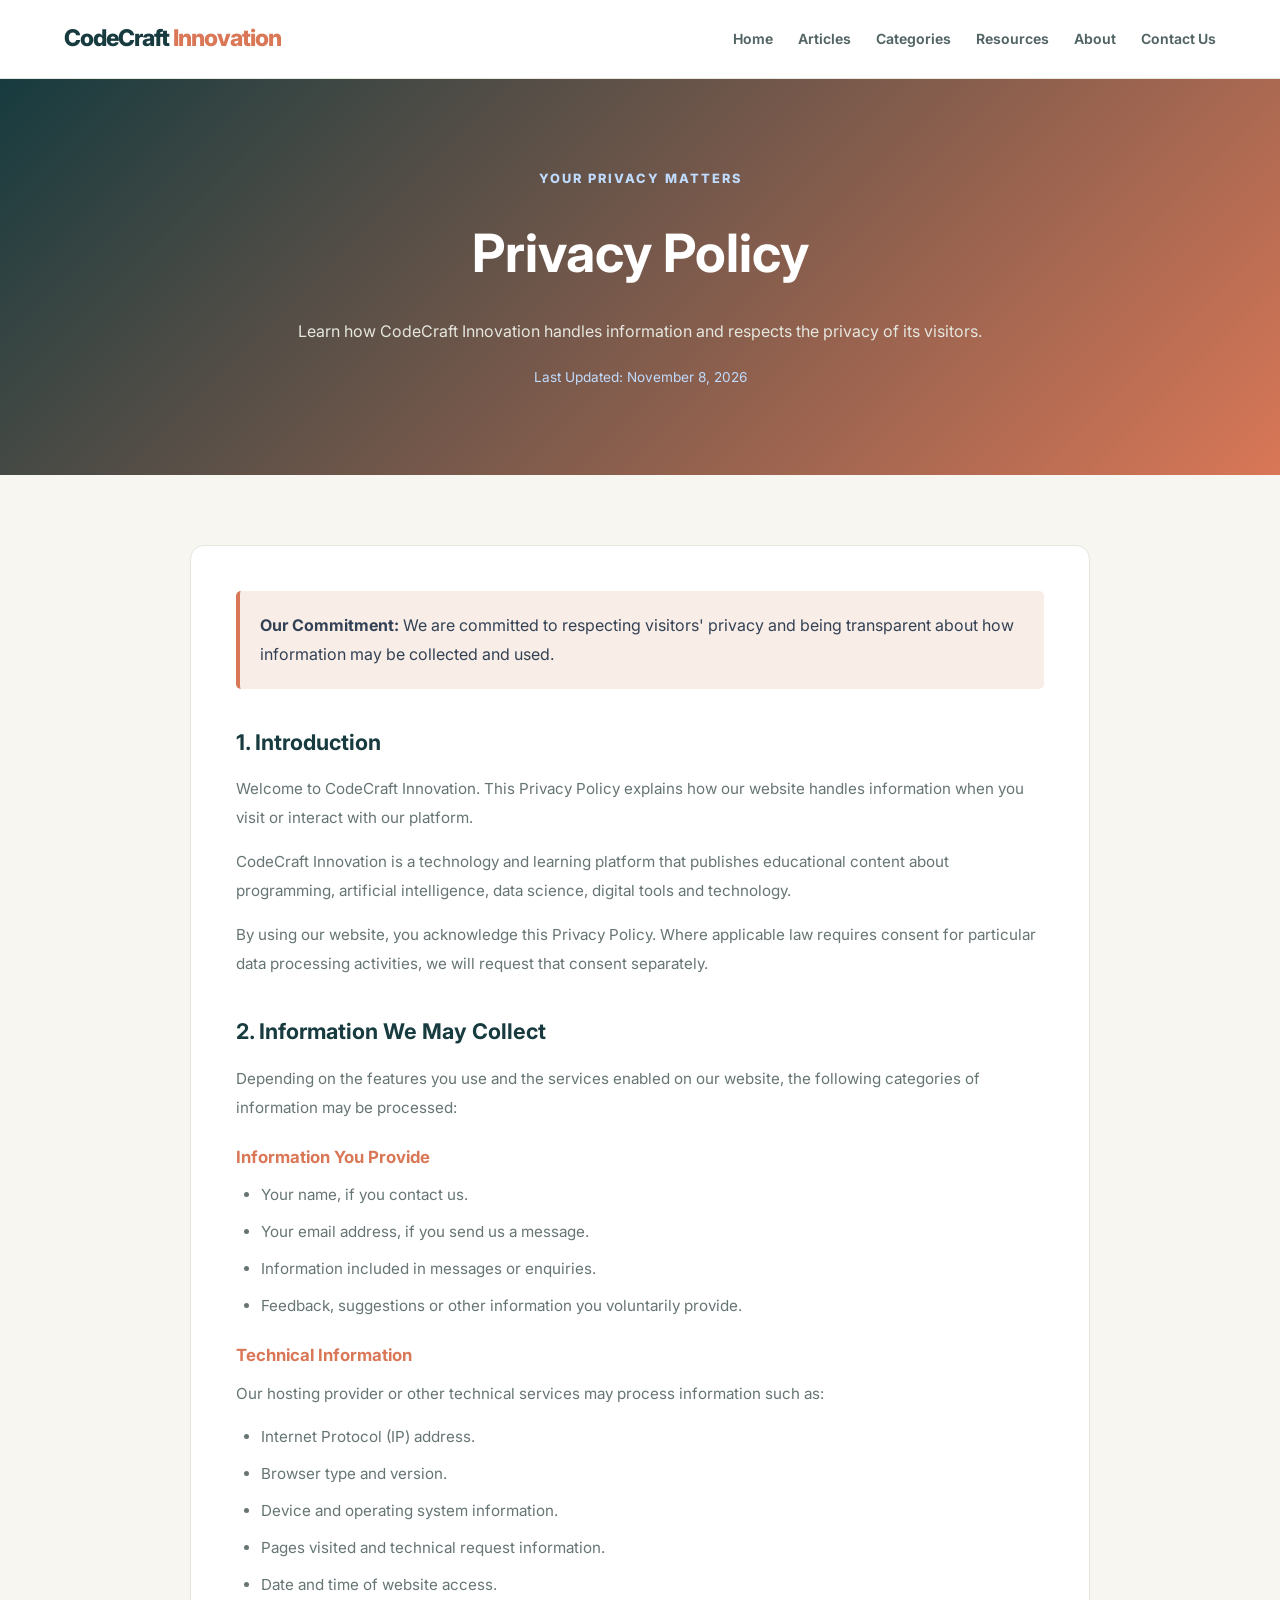
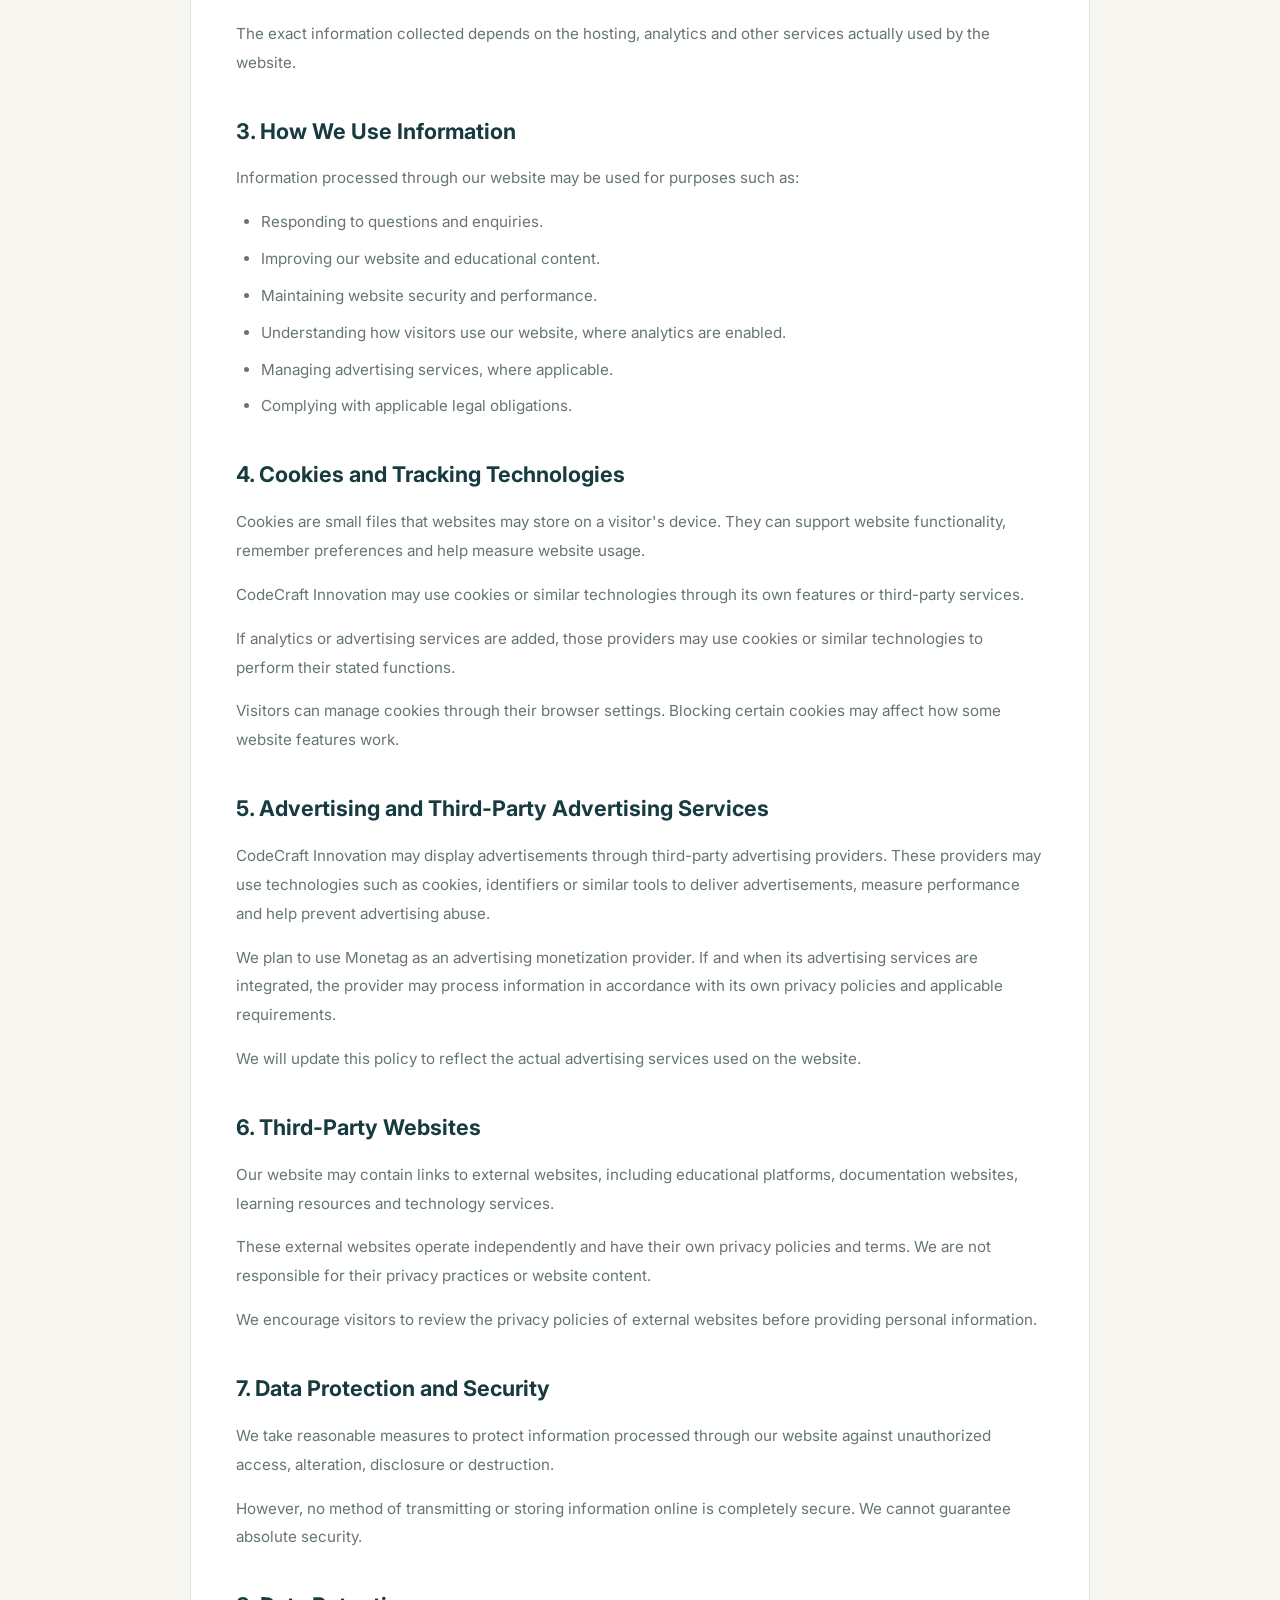
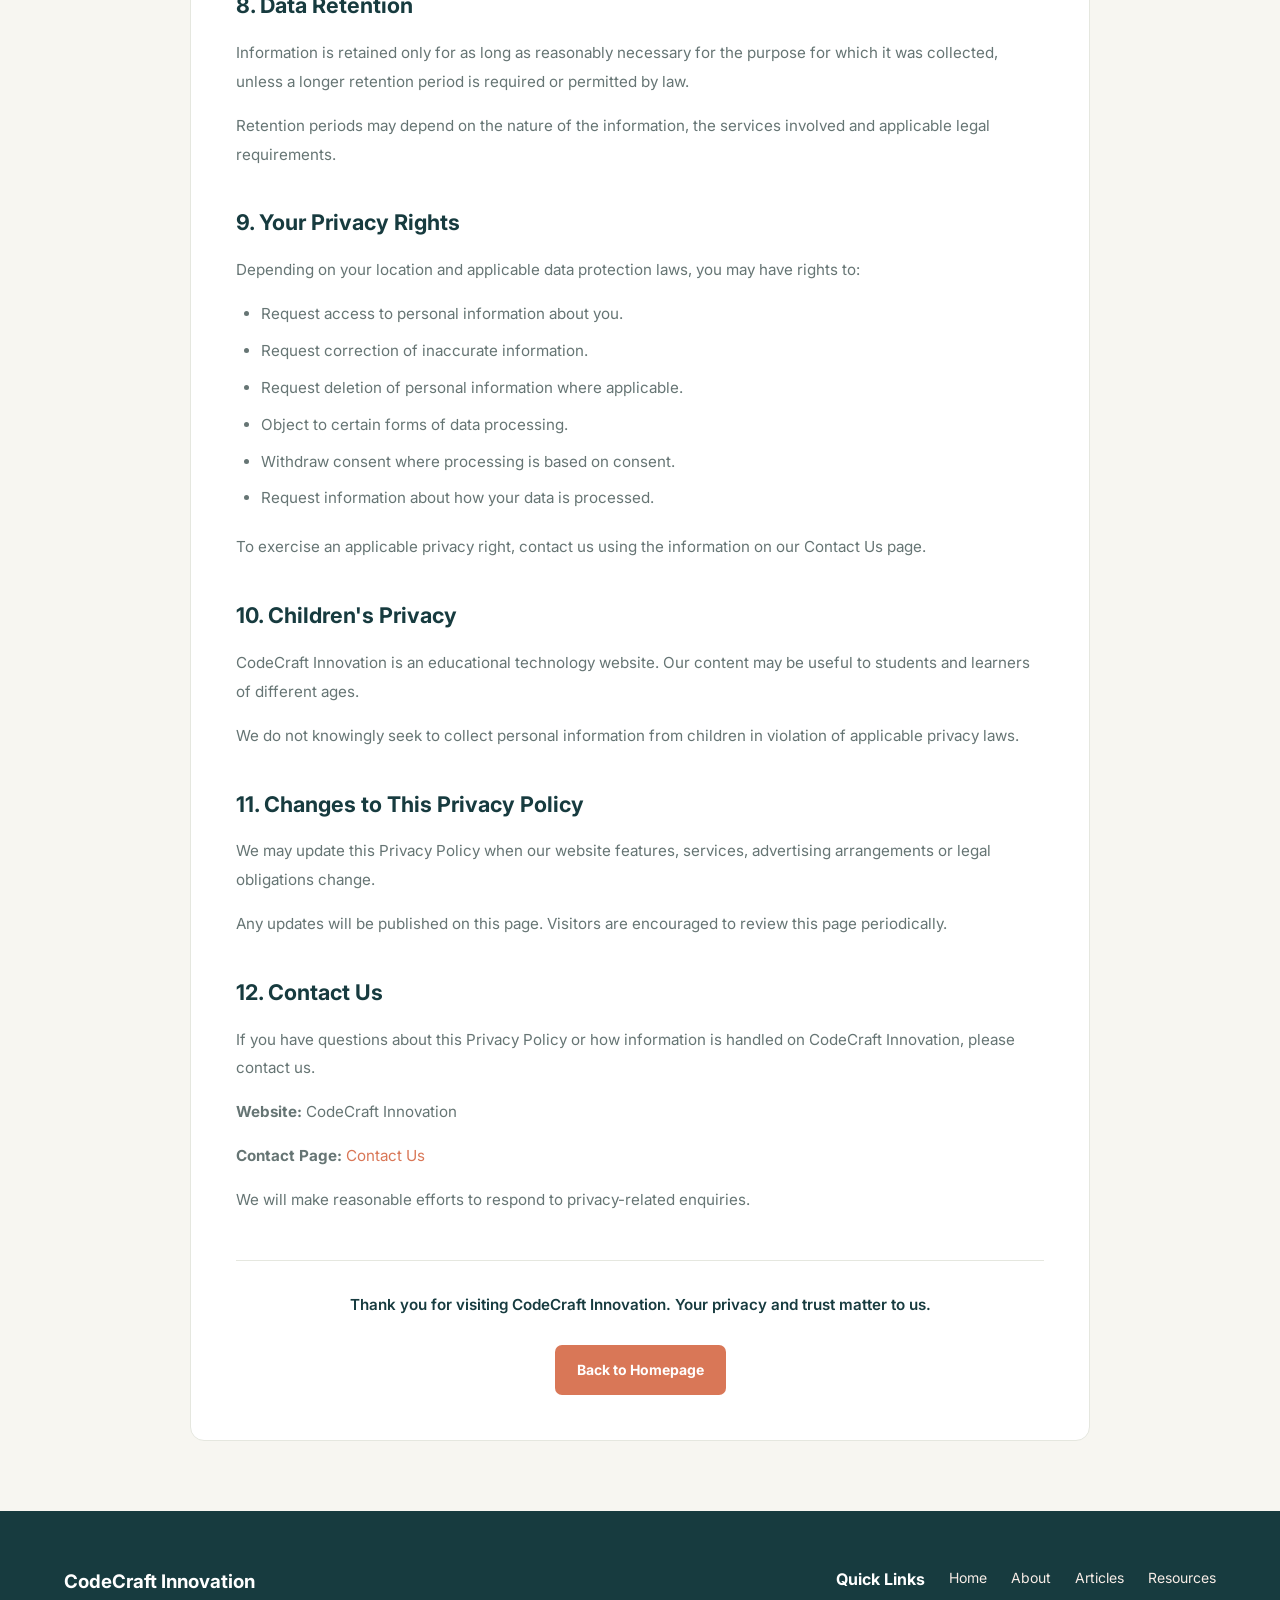
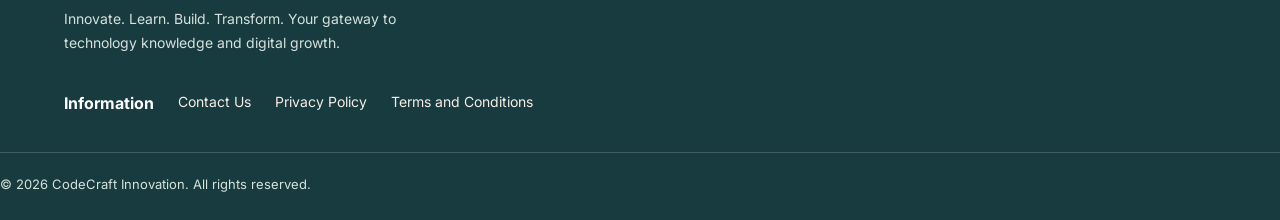
<file: privacy.html>
<!DOCTYPE html>
<html lang="en">

<head>
    <meta charset="UTF-8">
    <meta name="viewport" content="width=device-width, initial-scale=1.0">

    <title>Privacy Policy | CodeCraft Innovation</title>

    <meta name="description" content="Read the CodeCraft Innovation Privacy Policy to understand how we handle information, cookies, external links and advertising technologies.">

    <link rel="stylesheet" href="css/style.css">

    <link rel="preconnect" href="https://fonts.googleapis.com">
    <link rel="preconnect" href="https://fonts.gstatic.com" crossorigin>

    <link href="https://fonts.googleapis.com/css2?family=Inter:wght@400;500;600;700;800&display=swap" rel="stylesheet">
</head>

<body>

    <!-- HEADER -->
    <header class="header">
        <div class="container nav-container">

            <a href="index.html" class="logo">
                CodeCraft <span>Innovation</span>
            </a>

            <button class="menu-toggle" id="menuToggle" aria-label="Toggle navigation">
                ☰
            </button>

            <nav class="nav-menu" id="navMenu">
                <a href="index.html">Home</a>
                <a href="articles.html">Articles</a>
                <a href="categories.html">Categories</a>
                <a href="resources.html">Resources</a>
                <a href="about.html">About</a>
                <a href="contact.html">Contact Us</a>
            </nav>

        </div>
    </header>


    <!-- PRIVACY HERO -->
    <section class="policy-hero">
        <div class="container">

            <span class="section-label">YOUR PRIVACY MATTERS</span>

            <h1>Privacy Policy</h1>

            <p>
                Learn how CodeCraft Innovation handles information
                and respects the privacy of its visitors.
            </p>

            <span class="policy-date">
                Last Updated: November 8, 2026
            </span>

        </div>
    </section>


    <!-- PRIVACY CONTENT -->
    <section class="policy-section">

        <div class="container">

            <div class="policy-content">

                <div class="policy-notice">
                    <strong>Our Commitment:</strong>
                    We are committed to respecting visitors' privacy
                    and being transparent about how information
                    may be collected and used.
                </div>


                <h2>1. Introduction</h2>

                <p>
                    Welcome to CodeCraft Innovation.
                    This Privacy Policy explains how our website
                    handles information when you visit or interact
                    with our platform.
                </p>

                <p>
                    CodeCraft Innovation is a technology and learning
                    platform that publishes educational content about
                    programming, artificial intelligence, data science,
                    digital tools and technology.
                </p>

                <p>
                    By using our website, you acknowledge this Privacy
                    Policy. Where applicable law requires consent for
                    particular data processing activities, we will
                    request that consent separately.
                </p>


                <h2>2. Information We May Collect</h2>

                <p>
                    Depending on the features you use and the services
                    enabled on our website, the following categories
                    of information may be processed:
                </p>

                <h3>Information You Provide</h3>

                <ul>
                    <li>Your name, if you contact us.</li>
                    <li>Your email address, if you send us a message.</li>
                    <li>Information included in messages or enquiries.</li>
                    <li>Feedback, suggestions or other information you voluntarily provide.</li>
                </ul>

                <h3>Technical Information</h3>

                <p>
                    Our hosting provider or other technical services
                    may process information such as:
                </p>

                <ul>
                    <li>Internet Protocol (IP) address.</li>
                    <li>Browser type and version.</li>
                    <li>Device and operating system information.</li>
                    <li>Pages visited and technical request information.</li>
                    <li>Date and time of website access.</li>
                </ul>

                <p>
                    The exact information collected depends on the
                    hosting, analytics and other services actually
                    used by the website.
                </p>


                <h2>3. How We Use Information</h2>

                <p>
                    Information processed through our website may
                    be used for purposes such as:
                </p>

                <ul>
                    <li>Responding to questions and enquiries.</li>
                    <li>Improving our website and educational content.</li>
                    <li>Maintaining website security and performance.</li>
                    <li>Understanding how visitors use our website, where analytics are enabled.</li>
                    <li>Managing advertising services, where applicable.</li>
                    <li>Complying with applicable legal obligations.</li>
                </ul>


                <h2>4. Cookies and Tracking Technologies</h2>

                <p>
                    Cookies are small files that websites may store
                    on a visitor's device. They can support website
                    functionality, remember preferences and help
                    measure website usage.
                </p>

                <p>
                    CodeCraft Innovation may use cookies or similar
                    technologies through its own features or
                    third-party services.
                </p>

                <p>
                    If analytics or advertising services are added,
                    those providers may use cookies or similar
                    technologies to perform their stated functions.
                </p>

                <p>
                    Visitors can manage cookies through their browser
                    settings. Blocking certain cookies may affect
                    how some website features work.
                </p>


                <h2>5. Advertising and Third-Party Advertising Services</h2>

                <p>
                    CodeCraft Innovation may display advertisements
                    through third-party advertising providers.
                    These providers may use technologies such as
                    cookies, identifiers or similar tools to deliver
                    advertisements, measure performance and help
                    prevent advertising abuse.
                </p>

                <p>
                    We plan to use Monetag as an advertising
                    monetization provider. If and when its advertising
                    services are integrated, the provider may process
                    information in accordance with its own privacy
                    policies and applicable requirements.
                </p>

                <p>
                    We will update this policy to reflect the actual
                    advertising services used on the website.
                </p>


                <h2>6. Third-Party Websites</h2>

                <p>
                    Our website may contain links to external
                    websites, including educational platforms,
                    documentation websites, learning resources
                    and technology services.
                </p>

                <p>
                    These external websites operate independently
                    and have their own privacy policies and terms.
                    We are not responsible for their privacy
                    practices or website content.
                </p>

                <p>
                    We encourage visitors to review the privacy
                    policies of external websites before providing
                    personal information.
                </p>


                <h2>7. Data Protection and Security</h2>

                <p>
                    We take reasonable measures to protect information
                    processed through our website against unauthorized
                    access, alteration, disclosure or destruction.
                </p>

                <p>
                    However, no method of transmitting or storing
                    information online is completely secure.
                    We cannot guarantee absolute security.
                </p>


                <h2>8. Data Retention</h2>

                <p>
                    Information is retained only for as long as
                    reasonably necessary for the purpose for which
                    it was collected, unless a longer retention
                    period is required or permitted by law.
                </p>

                <p>
                    Retention periods may depend on the nature of
                    the information, the services involved and
                    applicable legal requirements.
                </p>


                <h2>9. Your Privacy Rights</h2>

                <p>
                    Depending on your location and applicable data
                    protection laws, you may have rights to:
                </p>

                <ul>
                    <li>Request access to personal information about you.</li>
                    <li>Request correction of inaccurate information.</li>
                    <li>Request deletion of personal information where applicable.</li>
                    <li>Object to certain forms of data processing.</li>
                    <li>Withdraw consent where processing is based on consent.</li>
                    <li>Request information about how your data is processed.</li>
                </ul>

                <p>
                    To exercise an applicable privacy right,
                    contact us using the information on our
                    Contact Us page.
                </p>


                <h2>10. Children's Privacy</h2>

                <p>
                    CodeCraft Innovation is an educational technology
                    website. Our content may be useful to students
                    and learners of different ages.
                </p>

                <p>
                    We do not knowingly seek to collect personal
                    information from children in violation of
                    applicable privacy laws.
                </p>


                <h2>11. Changes to This Privacy Policy</h2>

                <p>
                    We may update this Privacy Policy when our
                    website features, services, advertising
                    arrangements or legal obligations change.
                </p>

                <p>
                    Any updates will be published on this page.
                    Visitors are encouraged to review this page
                    periodically.
                </p>


                <h2>12. Contact Us</h2>

                <p>
                    If you have questions about this Privacy Policy
                    or how information is handled on CodeCraft
                    Innovation, please contact us.
                </p>

                <p>
                    <strong>Website:</strong> CodeCraft Innovation
                </p>

                <p>
                    <strong>Contact Page:</strong>
                    <a href="contact.html">Contact Us</a>
                </p>

                <p>
                    We will make reasonable efforts to respond
                    to privacy-related enquiries.
                </p>


                <div class="policy-end">
                    <p>
                        Thank you for visiting CodeCraft Innovation.
                        Your privacy and trust matter to us.
                    </p>

                    <a href="index.html" class="btn btn-primary">
                        Back to Homepage
                    </a>
                </div>

            </div>

        </div>

    </section>


    <!-- FOOTER -->
    <footer class="footer">

        <div class="container footer-content">

            <div class="footer-brand">
                <h3>CodeCraft Innovation</h3>

                <p>
                    Innovate. Learn. Build. Transform.
                    Your gateway to technology knowledge and digital growth.
                </p>
            </div>

            <div class="footer-links">
                <h4>Quick Links</h4>

                <a href="index.html">Home</a>
                <a href="about.html">About</a>
                <a href="articles.html">Articles</a>
                <a href="resources.html">Resources</a>
            </div>

            <div class="footer-links">
                <h4>Information</h4>

                <a href="contact.html">Contact Us</a>
                <a href="privacy.html">Privacy Policy</a>
                <a href="terms.html">Terms and Conditions</a>
            </div>

        </div>

        <div class="footer-bottom">
            <p>
                &copy; <span id="currentYear"></span>
                CodeCraft Innovation. All rights reserved.
            </p>
        </div>

    </footer>

    <script src="js/script.js"></script>

</body>
</html>
</file>
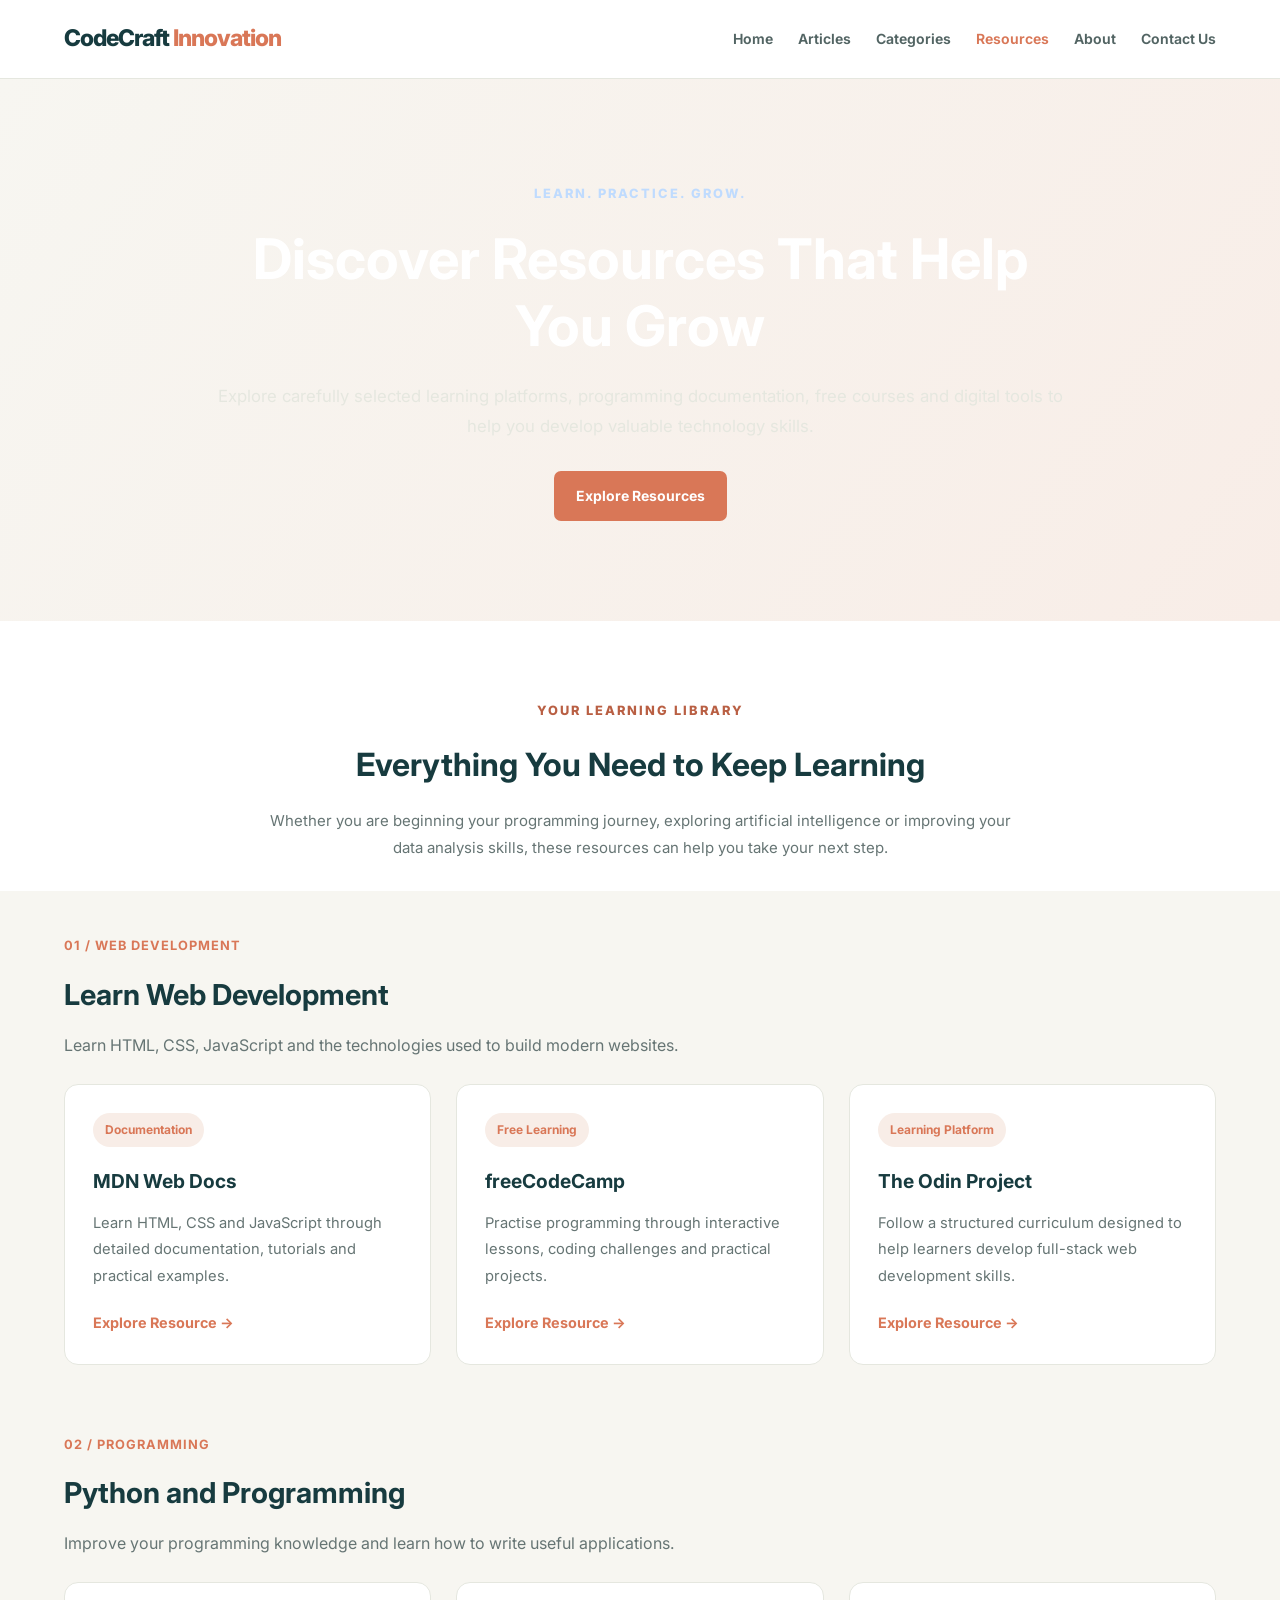
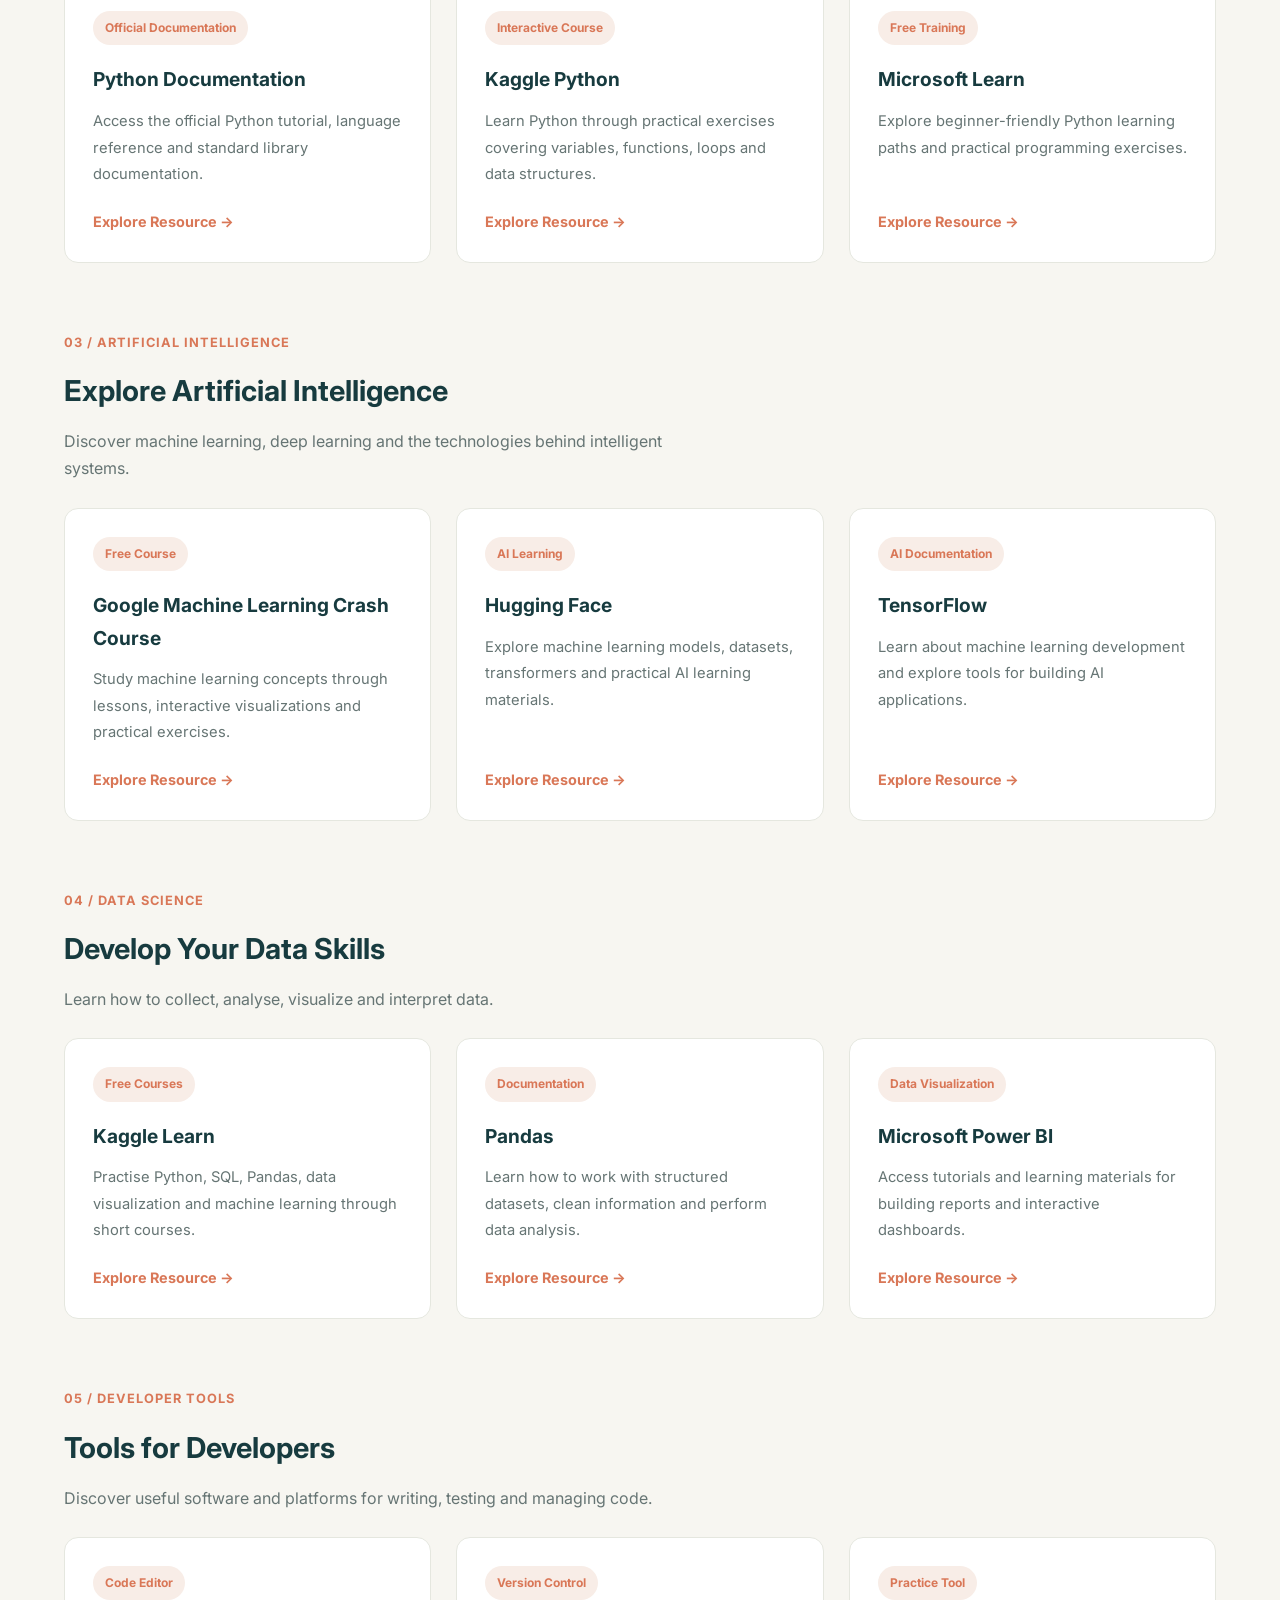
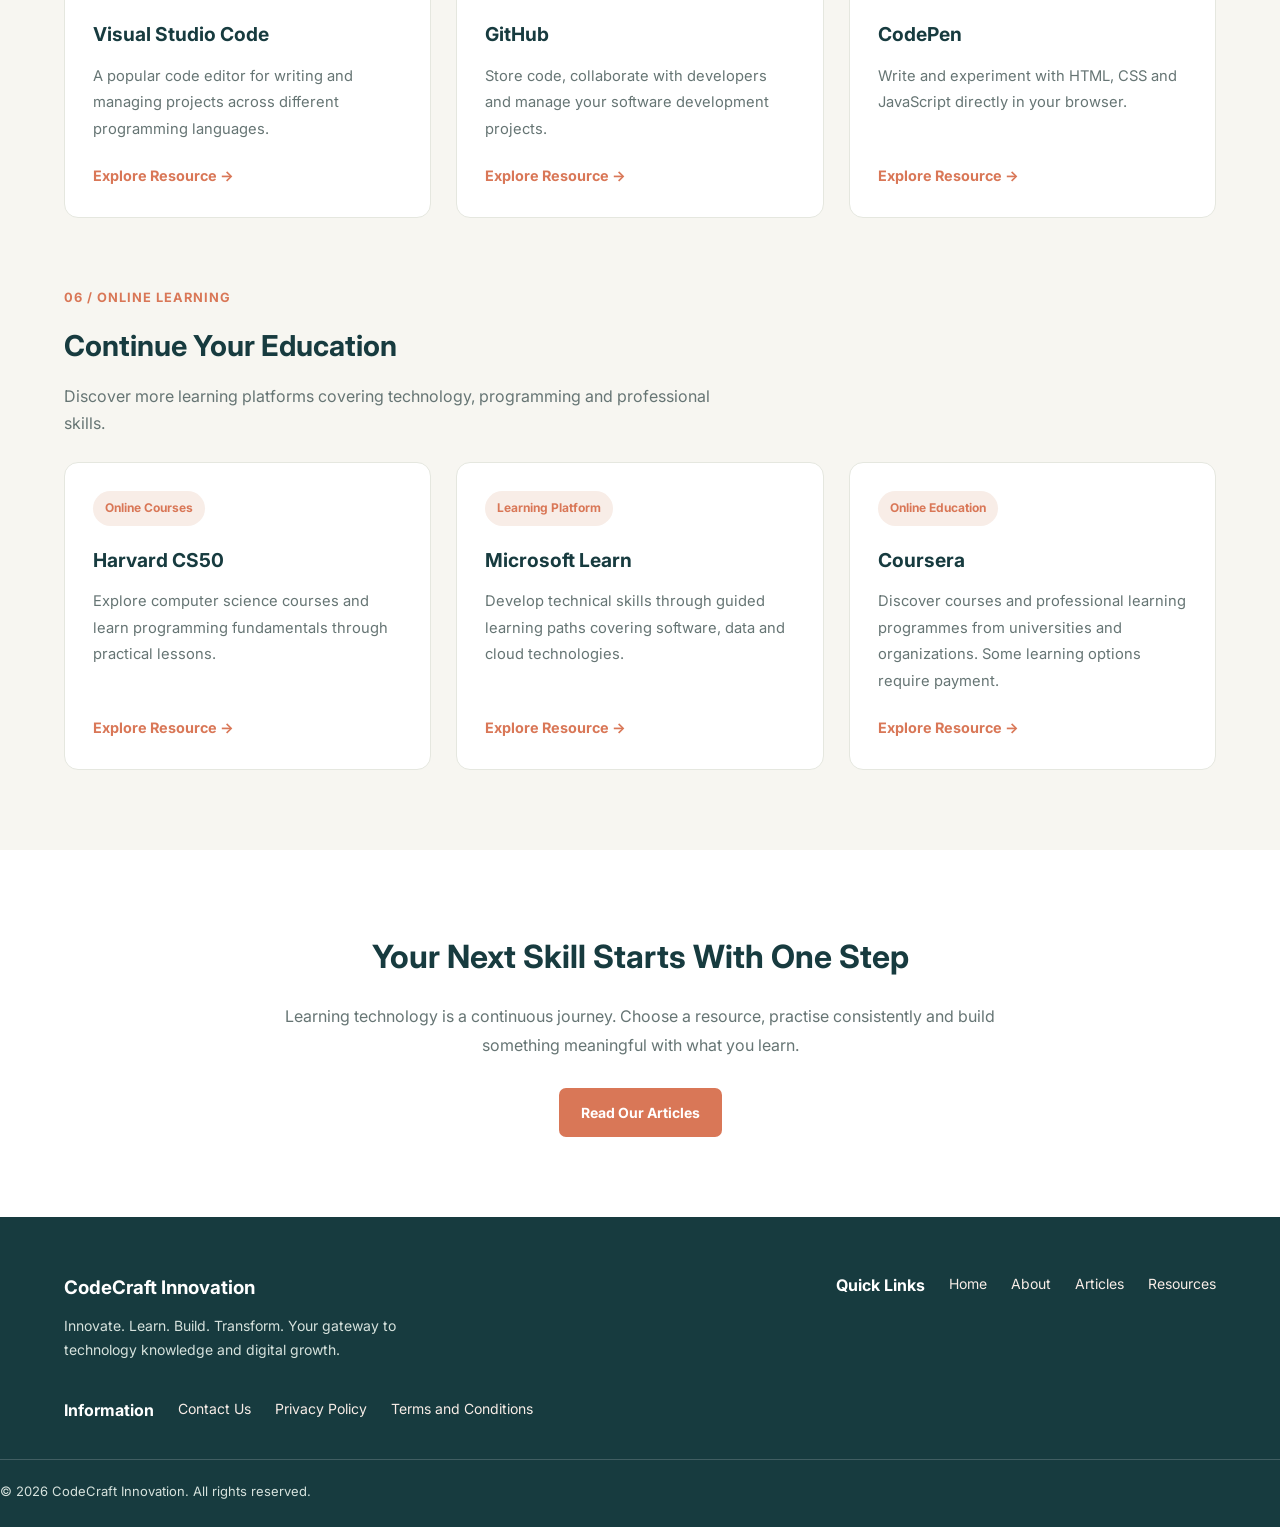
<file: resources.html>
<!DOCTYPE html>
<html lang="en">
<head>
    <meta charset="UTF-8">
    <meta name="viewport" content="width=device-width, initial-scale=1.0">
    <title>Learning Resources | CodeCraft Innovation</title>
    <meta name="description" content="Discover useful free programming tutorials, AI courses, data science resources, developer tools and technology learning platforms.">
    <link rel="stylesheet" href="css/style.css">
    <link rel="preconnect" href="https://fonts.googleapis.com">
    <link rel="preconnect" href="https://fonts.gstatic.com" crossorigin>
    <link href="https://fonts.googleapis.com/css2?family=Inter:wght@400;500;600;700;800&display=swap" rel="stylesheet">
</head>
<body>
    <!-- HEADER -->
    <header class="header">
        <div class="container nav-container">
            <a href="index.html" class="logo">
                CodeCraft <span>Innovation</span>
            </a>
            <button class="menu-toggle" id="menuToggle" aria-label="Toggle navigation">
                ☰
            </button>
            <nav class="nav-menu" id="navMenu">
                <a href="index.html">Home</a>
                <a href="articles.html">Articles</a>
                <a href="categories.html">Categories</a>
                <a href="resources.html" class="active">Resources</a>
                <a href="about.html">About</a>
                <a href="contact.html">Contact Us</a>
            </nav>
        </div>
    </header>
    <!-- RESOURCES HERO -->
    <section class="resources-hero">
        <div class="container">
            <span class="section-label">LEARN. PRACTICE. GROW.</span>
            <h1>Discover Resources That Help You Grow</h1>
            <p>
                Explore carefully selected learning platforms, programming
                documentation, free courses and digital tools to help you
                develop valuable technology skills.
            </p>
            <a href="#resourceCategories" class="btn btn-primary">
                Explore Resources
            </a>
        </div>
    </section>
    <!-- INTRODUCTION -->
    <section class="resources-intro">
        <div class="container">
            <div class="section-heading">
                <span class="section-label">YOUR LEARNING LIBRARY</span>
                <h2>Everything You Need to Keep Learning</h2>
                <p>
                    Whether you are beginning your programming journey,
                    exploring artificial intelligence or improving your
                    data analysis skills, these resources can help you
                    take your next step.
                </p>
            </div>
        </div>
    </section>
    <!-- RESOURCE CATEGORIES -->
    <section class="resources-section" id="resourceCategories">
        <div class="container">
            <!-- WEB DEVELOPMENT -->
            <div class="resource-category">
                <div class="resource-category-heading">
                    <div>
                        <span class="section-label">01 / WEB DEVELOPMENT</span>
                        <h2>Learn Web Development</h2>
                        <p>
                            Learn HTML, CSS, JavaScript and the technologies
                            used to build modern websites.
                        </p>
                    </div>
                </div>
                <div class="resources-grid">
                    <div class="resource-card">
                        <span class="resource-tag">Documentation</span>
                        <h3>MDN Web Docs</h3>
                        <p>
                            Learn HTML, CSS and JavaScript through detailed
                            documentation, tutorials and practical examples.
                        </p>
                        <a href="https://developer.mozilla.org/en-US/docs/Learn_web_development"
                           target="_blank" rel="noopener noreferrer">
                            Explore Resource →
                        </a>
                    </div>
                    <div class="resource-card">
                        <span class="resource-tag">Free Learning</span>
                        <h3>freeCodeCamp</h3>
                        <p>
                            Practise programming through interactive lessons,
                            coding challenges and practical projects.
                        </p>
                        <a href="https://www.freecodecamp.org/"
                           target="_blank" rel="noopener noreferrer">
                            Explore Resource →
                        </a>
                    </div>
                    <div class="resource-card">
                        <span class="resource-tag">Learning Platform</span>
                        <h3>The Odin Project</h3>
                        <p>
                            Follow a structured curriculum designed to help
                            learners develop full-stack web development skills.
                        </p>
                        <a href="https://www.theodinproject.com/"
                           target="_blank" rel="noopener noreferrer">
                            Explore Resource →
                        </a>
                    </div>
                </div>
            </div>
            <!-- PYTHON -->
            <div class="resource-category">
                <div class="resource-category-heading">
                    <div>
                        <span class="section-label">02 / PROGRAMMING</span>
                        <h2>Python and Programming</h2>
                        <p>
                            Improve your programming knowledge and learn
                            how to write useful applications.
                        </p>
                    </div>
                </div>
                <div class="resources-grid">
                    <div class="resource-card">
                        <span class="resource-tag">Official Documentation</span>
                        <h3>Python Documentation</h3>
                        <p>
                            Access the official Python tutorial, language
                            reference and standard library documentation.
                        </p>
                        <a href="https://docs.python.org/3/tutorial/"
                           target="_blank" rel="noopener noreferrer">
                            Explore Resource →
                        </a>
                    </div>
                    <div class="resource-card">
                        <span class="resource-tag">Interactive Course</span>
                        <h3>Kaggle Python</h3>
                        <p>
                            Learn Python through practical exercises covering
                            variables, functions, loops and data structures.
                        </p>
                        <a href="https://www.kaggle.com/learn/python"
                           target="_blank" rel="noopener noreferrer">
                            Explore Resource →
                        </a>
                    </div>
                    <div class="resource-card">
                        <span class="resource-tag">Free Training</span>
                        <h3>Microsoft Learn</h3>
                        <p>
                            Explore beginner-friendly Python learning paths
                            and practical programming exercises.
                        </p>
                        <a href="https://learn.microsoft.com/en-us/training/"
                           target="_blank" rel="noopener noreferrer">
                            Explore Resource →
                        </a>
                    </div>
                </div>
            </div>
            <!-- ARTIFICIAL INTELLIGENCE -->
            <div class="resource-category">
                <div class="resource-category-heading">
                    <div>
                        <span class="section-label">03 / ARTIFICIAL INTELLIGENCE</span>
                        <h2>Explore Artificial Intelligence</h2>
                        <p>
                            Discover machine learning, deep learning and
                            the technologies behind intelligent systems.
                        </p>
                    </div>
                </div>
                <div class="resources-grid">
                    <div class="resource-card">
                        <span class="resource-tag">Free Course</span>
                        <h3>Google Machine Learning Crash Course</h3>
                        <p>
                            Study machine learning concepts through lessons,
                            interactive visualizations and practical exercises.
                        </p>
                        <a href="https://developers.google.com/machine-learning/crash-course"
                           target="_blank" rel="noopener noreferrer">
                            Explore Resource →
                        </a>
                    </div>
                    <div class="resource-card">
                        <span class="resource-tag">AI Learning</span>
                        <h3>Hugging Face</h3>
                        <p>
                            Explore machine learning models, datasets,
                            transformers and practical AI learning materials.
                        </p>
                        <a href="https://huggingface.co/learn"
                           target="_blank" rel="noopener noreferrer">
                            Explore Resource →
                        </a>
                    </div>
                    <div class="resource-card">
                        <span class="resource-tag">AI Documentation</span>
                        <h3>TensorFlow</h3>
                        <p>
                            Learn about machine learning development and
                            explore tools for building AI applications.
                        </p>
                        <a href="https://www.tensorflow.org/learn"
                           target="_blank" rel="noopener noreferrer">
                            Explore Resource →
                        </a>
                    </div>
                </div>
            </div>
            <!-- DATA SCIENCE -->
            <div class="resource-category">
                <div class="resource-category-heading">
                    <div>
                        <span class="section-label">04 / DATA SCIENCE</span>
                        <h2>Develop Your Data Skills</h2>
                        <p>
                            Learn how to collect, analyse, visualize and
                            interpret data.
                        </p>
                    </div>
                </div>
                <div class="resources-grid">
                    <div class="resource-card">
                        <span class="resource-tag">Free Courses</span>
                        <h3>Kaggle Learn</h3>
                        <p>
                            Practise Python, SQL, Pandas, data visualization
                            and machine learning through short courses.
                        </p>
                        <a href="https://www.kaggle.com/learn/"
                           target="_blank" rel="noopener noreferrer">
                            Explore Resource →
                        </a>
                    </div>
                    <div class="resource-card">
                        <span class="resource-tag">Documentation</span>
                        <h3>Pandas</h3>
                        <p>
                            Learn how to work with structured datasets,
                            clean information and perform data analysis.
                        </p>
                        <a href="https://pandas.pydata.org/docs/"
                           target="_blank" rel="noopener noreferrer">
                            Explore Resource →
                        </a>
                    </div>
                    <div class="resource-card">
                        <span class="resource-tag">Data Visualization</span>
                        <h3>Microsoft Power BI</h3>
                        <p>
                            Access tutorials and learning materials for
                            building reports and interactive dashboards.
                        </p>
                        <a href="https://learn.microsoft.com/en-us/training/powerplatform/power-bi"
                           target="_blank" rel="noopener noreferrer">
                            Explore Resource →
                        </a>
                    </div>
                </div>
            </div>
            <!-- DEVELOPER TOOLS -->
            <div class="resource-category">
                <div class="resource-category-heading">
                    <div>
                        <span class="section-label">05 / DEVELOPER TOOLS</span>
                        <h2>Tools for Developers</h2>
                        <p>
                            Discover useful software and platforms for
                            writing, testing and managing code.
                        </p>
                    </div>
                </div>
                <div class="resources-grid">
                    <div class="resource-card">
                        <span class="resource-tag">Code Editor</span>
                        <h3>Visual Studio Code</h3>
                        <p>
                            A popular code editor for writing and managing
                            projects across different programming languages.
                        </p>
                        <a href="https://code.visualstudio.com/"
                           target="_blank" rel="noopener noreferrer">
                            Explore Resource →
                        </a>
                    </div>
                    <div class="resource-card">
                        <span class="resource-tag">Version Control</span>
                        <h3>GitHub</h3>
                        <p>
                            Store code, collaborate with developers and
                            manage your software development projects.
                        </p>
                        <a href="https://github.com/"
                           target="_blank" rel="noopener noreferrer">
                            Explore Resource →
                        </a>
                    </div>
                    <div class="resource-card">
                        <span class="resource-tag">Practice Tool</span>
                        <h3>CodePen</h3>
                        <p>
                            Write and experiment with HTML, CSS and
                            JavaScript directly in your browser.
                        </p>
                        <a href="https://codepen.io/"
                           target="_blank" rel="noopener noreferrer">
                            Explore Resource →
                        </a>
                    </div>
                </div>
            </div>
            <!-- ONLINE LEARNING -->
            <div class="resource-category">
                <div class="resource-category-heading">
                    <div>
                        <span class="section-label">06 / ONLINE LEARNING</span>
                        <h2>Continue Your Education</h2>
                        <p>
                            Discover more learning platforms covering
                            technology, programming and professional skills.
                        </p>
                    </div>
                </div>
                <div class="resources-grid">
                    <div class="resource-card">
                        <span class="resource-tag">Online Courses</span>
                        <h3>Harvard CS50</h3>
                        <p>
                            Explore computer science courses and learn
                            programming fundamentals through practical lessons.
                        </p>
                        <a href="https://cs50.harvard.edu/"
                           target="_blank" rel="noopener noreferrer">
                            Explore Resource →
                        </a>
                    </div>
                    <div class="resource-card">
                        <span class="resource-tag">Learning Platform</span>
                        <h3>Microsoft Learn</h3>
                        <p>
                            Develop technical skills through guided learning
                            paths covering software, data and cloud technologies.
                        </p>
                        <a href="https://learn.microsoft.com/"
                           target="_blank" rel="noopener noreferrer">
                            Explore Resource →
                        </a>
                    </div>
                    <div class="resource-card">
                        <span class="resource-tag">Online Education</span>
                        <h3>Coursera</h3>
                        <p>
                            Discover courses and professional learning
                            programmes from universities and organizations.
                            Some learning options require payment.
                        </p>
                        <a href="https://www.coursera.org/"
                           target="_blank" rel="noopener noreferrer">
                            Explore Resource →
                        </a>
                    </div>
                </div>
            </div>
        </div>
    </section>
    <!-- LEARNING MESSAGE -->
    <section class="resources-cta">
        <div class="container">
            <h2>Your Next Skill Starts With One Step</h2>
            <p>
                Learning technology is a continuous journey.
                Choose a resource, practise consistently and build
                something meaningful with what you learn.
            </p>
            <a href="articles.html" class="btn btn-primary">
                Read Our Articles
            </a>
        </div>
    </section>
    <!-- FOOTER -->
    <footer class="footer">
        <div class="container footer-content">
            <div class="footer-brand">
                <h3>CodeCraft Innovation</h3>
                <p>
                    Innovate. Learn. Build. Transform.
                    Your gateway to technology knowledge and digital growth.
                </p>
            </div>
            <div class="footer-links">
                <h4>Quick Links</h4>
                <a href="index.html">Home</a>
                <a href="about.html">About</a>
                <a href="articles.html">Articles</a>
                <a href="resources.html">Resources</a>
            </div>
            <div class="footer-links">
                <h4>Information</h4>
                <a href="contact.html">Contact Us</a>
                <a href="privacy.html">Privacy Policy</a>
                <a href="terms.html">Terms and Conditions</a>
            </div>
        </div>
        <div class="footer-bottom">
            <p>
                &copy; <span id="currentYear"></span>
                CodeCraft Innovation. All rights reserved.
            </p>
        </div>
    </footer>
    <script src="js/script.js"></script>
</body>
</html>
</file>
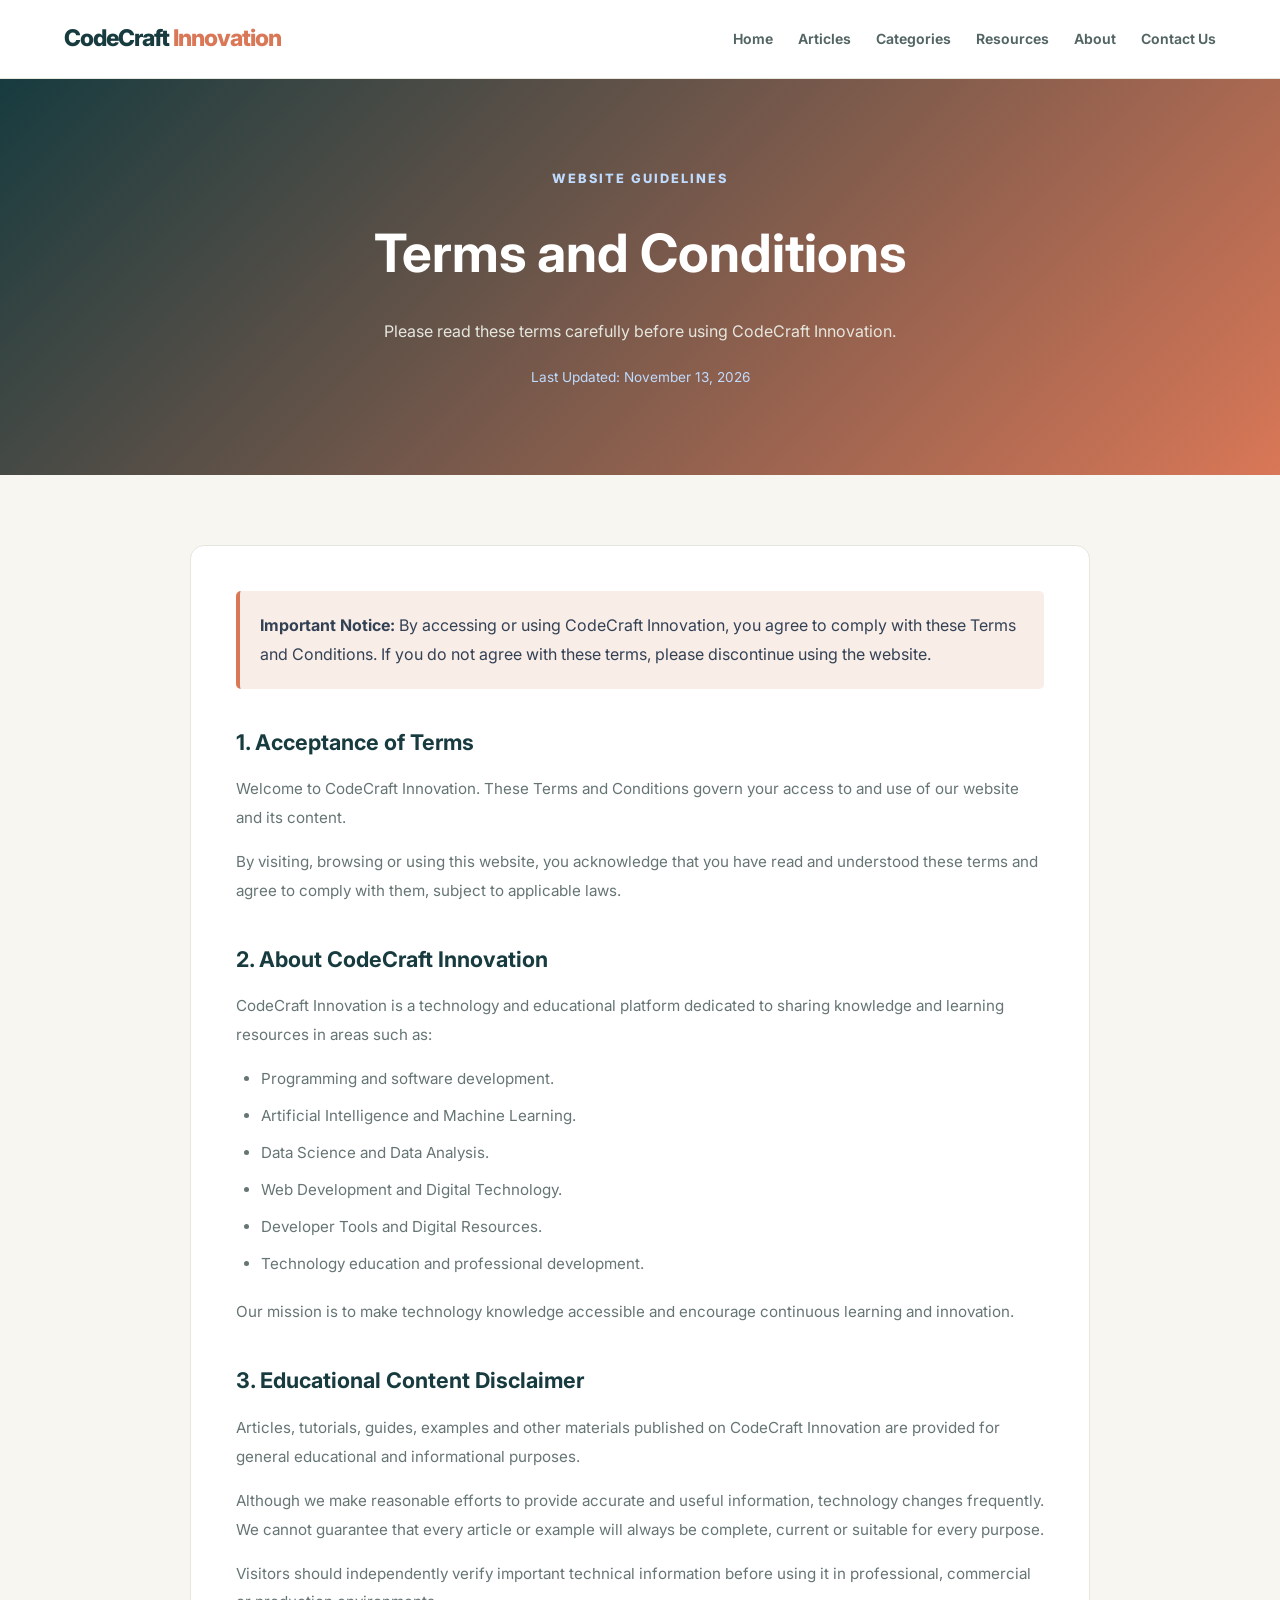
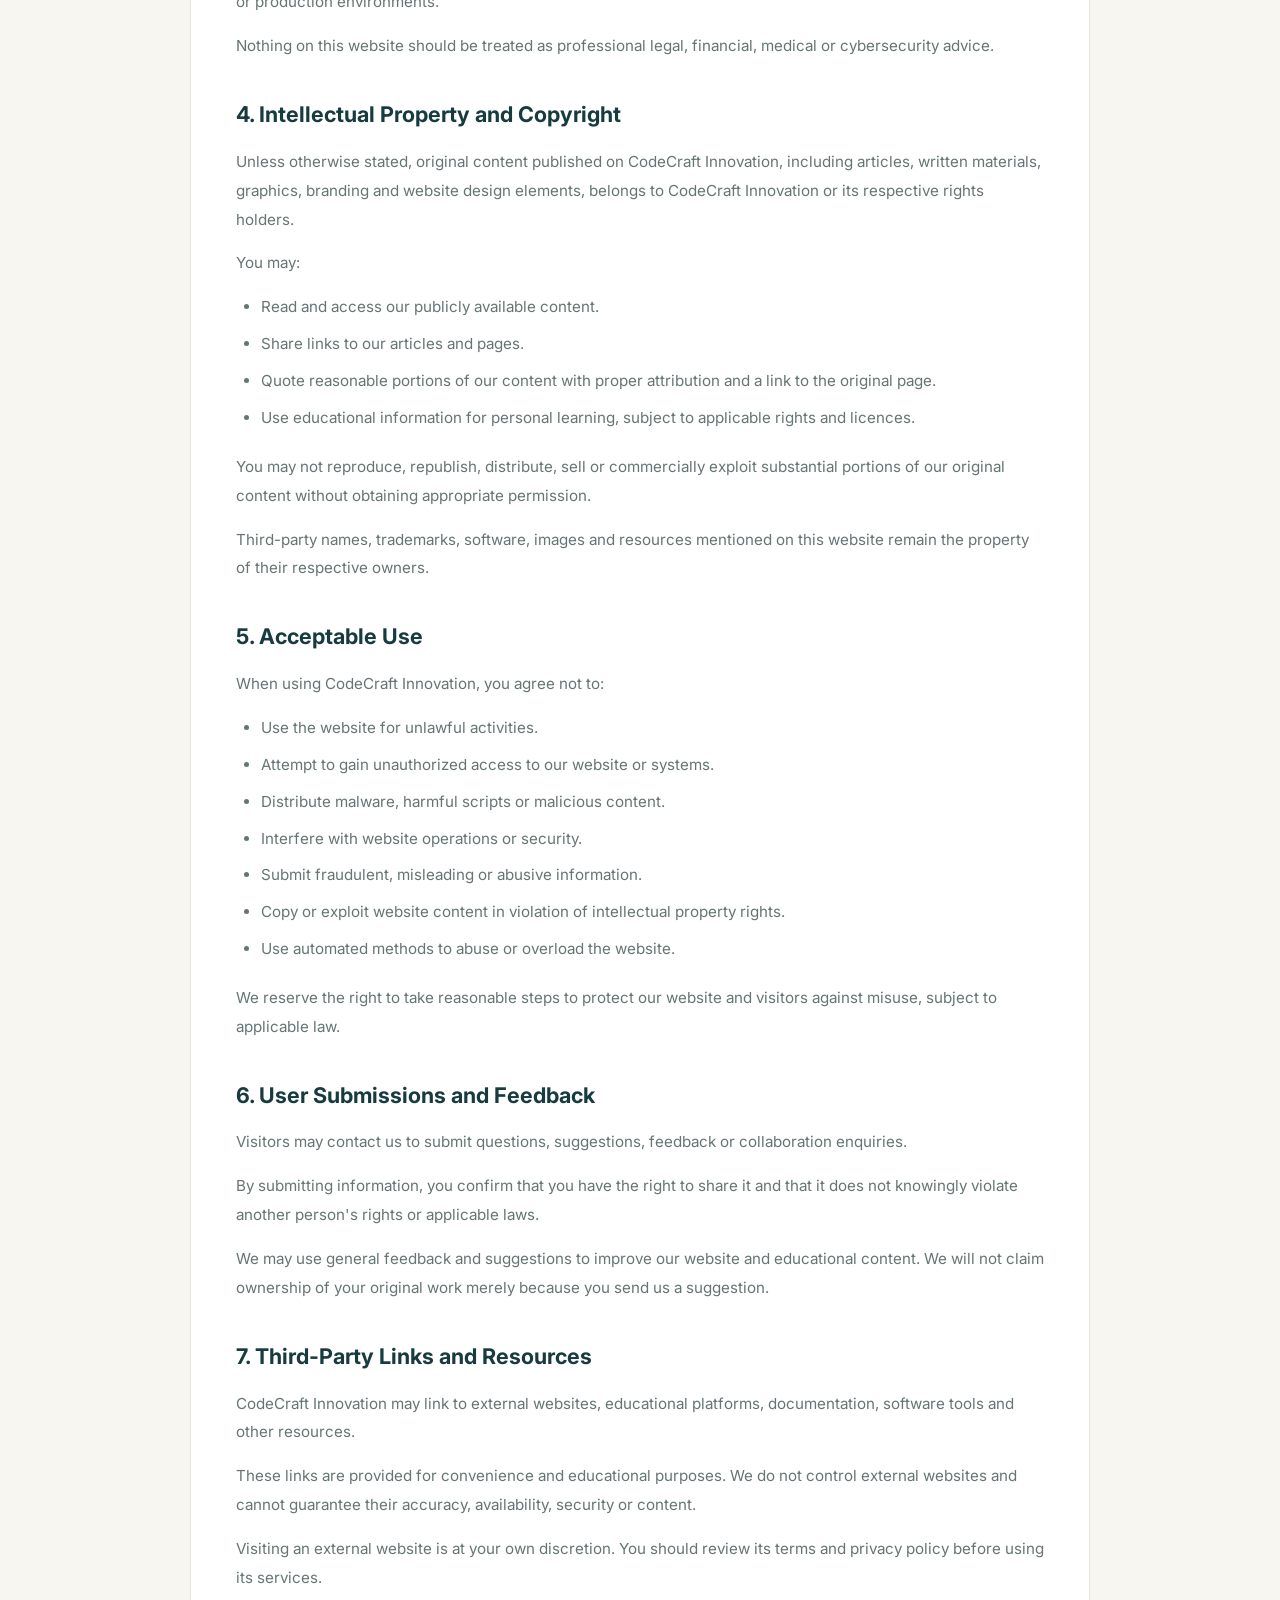
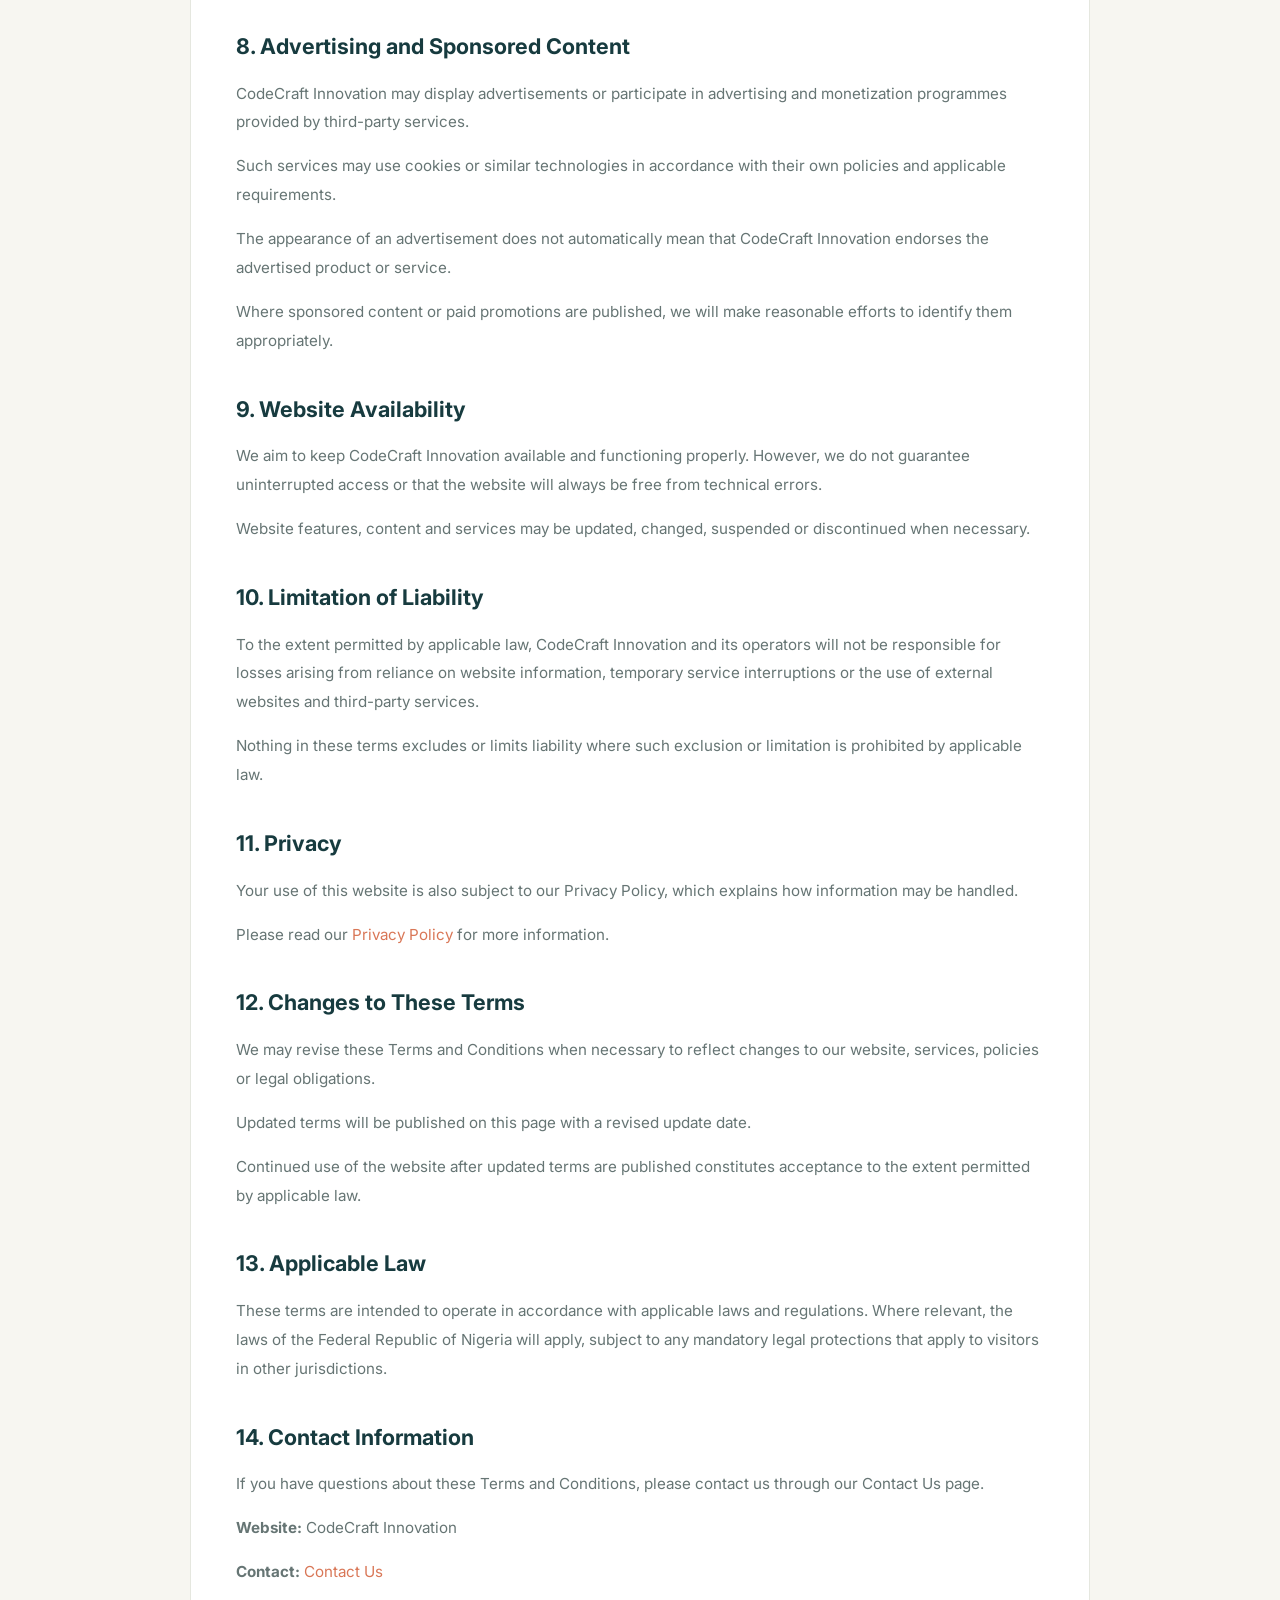
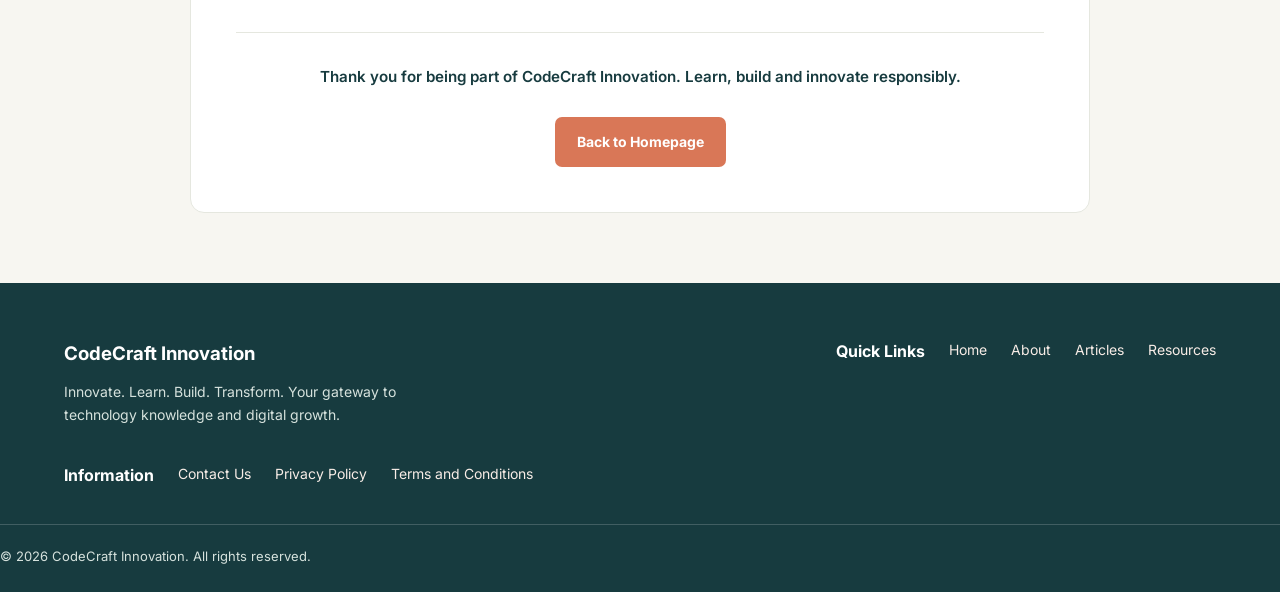
<file: terms.html>
<!DOCTYPE html>
<html lang="en">
<head>
    <meta charset="UTF-8">
    <meta name="viewport" content="width=device-width, initial-scale=1.0">
    <title>Terms and Conditions | CodeCraft Innovation</title>
    <meta name="description" content="Read the Terms and Conditions governing the use of CodeCraft Innovation, including educational content, copyright, acceptable use and external links.">
    <link rel="stylesheet" href="css/style.css">
    <link rel="preconnect" href="https://fonts.googleapis.com">
    <link rel="preconnect" href="https://fonts.gstatic.com" crossorigin>
    <link href="https://fonts.googleapis.com/css2?family=Inter:wght@400;500;600;700;800&display=swap" rel="stylesheet">
</head>
<body>
    <!-- HEADER -->
    <header class="header">
        <div class="container nav-container">
            <a href="index.html" class="logo">
                CodeCraft <span>Innovation</span>
            </a>
            <button class="menu-toggle" id="menuToggle" aria-label="Toggle navigation">
                ☰
            </button>
            <nav class="nav-menu" id="navMenu">
                <a href="index.html">Home</a>
                <a href="articles.html">Articles</a>
                <a href="categories.html">Categories</a>
                <a href="resources.html">Resources</a>
                <a href="about.html">About</a>
                <a href="contact.html">Contact Us</a>
            </nav>
        </div>
    </header>
    <!-- TERMS HERO -->
    <section class="policy-hero">
        <div class="container">
            <span class="section-label">WEBSITE GUIDELINES</span>
            <h1>Terms and Conditions</h1>
            <p>
                Please read these terms carefully before using
                CodeCraft Innovation.
            </p>
            <span class="policy-date">
                Last Updated: November 13, 2026
            </span>
        </div>
    </section>
    <!-- TERMS CONTENT -->
    <section class="policy-section">
        <div class="container">
            <div class="policy-content">
                <div class="policy-notice">
                    <strong>Important Notice:</strong>
                    By accessing or using CodeCraft Innovation,
                    you agree to comply with these Terms and Conditions.
                    If you do not agree with these terms, please
                    discontinue using the website.
                </div>
                <h2>1. Acceptance of Terms</h2>
                <p>
                    Welcome to CodeCraft Innovation.
                    These Terms and Conditions govern your access
                    to and use of our website and its content.
                </p>
                <p>
                    By visiting, browsing or using this website,
                    you acknowledge that you have read and understood
                    these terms and agree to comply with them,
                    subject to applicable laws.
                </p>
                <h2>2. About CodeCraft Innovation</h2>
                <p>
                    CodeCraft Innovation is a technology and
                    educational platform dedicated to sharing
                    knowledge and learning resources in areas such as:
                </p>
                <ul>
                    <li>Programming and software development.</li>
                    <li>Artificial Intelligence and Machine Learning.</li>
                    <li>Data Science and Data Analysis.</li>
                    <li>Web Development and Digital Technology.</li>
                    <li>Developer Tools and Digital Resources.</li>
                    <li>Technology education and professional development.</li>
                </ul>
                <p>
                    Our mission is to make technology knowledge
                    accessible and encourage continuous learning
                    and innovation.
                </p>
                <h2>3. Educational Content Disclaimer</h2>
                <p>
                    Articles, tutorials, guides, examples and other
                    materials published on CodeCraft Innovation
                    are provided for general educational and
                    informational purposes.
                </p>
                <p>
                    Although we make reasonable efforts to provide
                    accurate and useful information, technology
                    changes frequently. We cannot guarantee that
                    every article or example will always be
                    complete, current or suitable for every purpose.
                </p>
                <p>
                    Visitors should independently verify important
                    technical information before using it in
                    professional, commercial or production environments.
                </p>
                <p>
                    Nothing on this website should be treated as
                    professional legal, financial, medical or
                    cybersecurity advice.
                </p>
                <h2>4. Intellectual Property and Copyright</h2>
                <p>
                    Unless otherwise stated, original content
                    published on CodeCraft Innovation, including
                    articles, written materials, graphics,
                    branding and website design elements,
                    belongs to CodeCraft Innovation or its
                    respective rights holders.
                </p>
                <p>
                    You may:
                </p>
                <ul>
                    <li>Read and access our publicly available content.</li>
                    <li>Share links to our articles and pages.</li>
                    <li>Quote reasonable portions of our content with proper attribution and a link to the original page.</li>
                    <li>Use educational information for personal learning, subject to applicable rights and licences.</li>
                </ul>
                <p>
                    You may not reproduce, republish, distribute,
                    sell or commercially exploit substantial portions
                    of our original content without obtaining
                    appropriate permission.
                </p>
                <p>
                    Third-party names, trademarks, software,
                    images and resources mentioned on this website
                    remain the property of their respective owners.
                </p>
                <h2>5. Acceptable Use</h2>
                <p>
                    When using CodeCraft Innovation, you agree
                    not to:
                </p>
                <ul>
                    <li>Use the website for unlawful activities.</li>
                    <li>Attempt to gain unauthorized access to our website or systems.</li>
                    <li>Distribute malware, harmful scripts or malicious content.</li>
                    <li>Interfere with website operations or security.</li>
                    <li>Submit fraudulent, misleading or abusive information.</li>
                    <li>Copy or exploit website content in violation of intellectual property rights.</li>
                    <li>Use automated methods to abuse or overload the website.</li>
                </ul>
                <p>
                    We reserve the right to take reasonable steps
                    to protect our website and visitors against
                    misuse, subject to applicable law.
                </p>
                <h2>6. User Submissions and Feedback</h2>
                <p>
                    Visitors may contact us to submit questions,
                    suggestions, feedback or collaboration enquiries.
                </p>
                <p>
                    By submitting information, you confirm that
                    you have the right to share it and that it
                    does not knowingly violate another person's
                    rights or applicable laws.
                </p>
                <p>
                    We may use general feedback and suggestions
                    to improve our website and educational content.
                    We will not claim ownership of your original
                    work merely because you send us a suggestion.
                </p>
                <h2>7. Third-Party Links and Resources</h2>
                <p>
                    CodeCraft Innovation may link to external
                    websites, educational platforms, documentation,
                    software tools and other resources.
                </p>
                <p>
                    These links are provided for convenience
                    and educational purposes. We do not control
                    external websites and cannot guarantee their
                    accuracy, availability, security or content.
                </p>
                <p>
                    Visiting an external website is at your
                    own discretion. You should review its terms
                    and privacy policy before using its services.
                </p>
                <h2>8. Advertising and Sponsored Content</h2>
                <p>
                    CodeCraft Innovation may display advertisements
                    or participate in advertising and monetization
                    programmes provided by third-party services.
                </p>
                <p>
                    Such services may use cookies or similar
                    technologies in accordance with their own
                    policies and applicable requirements.
                </p>
                <p>
                    The appearance of an advertisement does not
                    automatically mean that CodeCraft Innovation
                    endorses the advertised product or service.
                </p>
                <p>
                    Where sponsored content or paid promotions
                    are published, we will make reasonable efforts
                    to identify them appropriately.
                </p>
                <h2>9. Website Availability</h2>
                <p>
                    We aim to keep CodeCraft Innovation available
                    and functioning properly. However, we do not
                    guarantee uninterrupted access or that the
                    website will always be free from technical
                    errors.
                </p>
                <p>
                    Website features, content and services may
                    be updated, changed, suspended or discontinued
                    when necessary.
                </p>
                <h2>10. Limitation of Liability</h2>
                <p>
                    To the extent permitted by applicable law,
                    CodeCraft Innovation and its operators will
                    not be responsible for losses arising from
                    reliance on website information, temporary
                    service interruptions or the use of external
                    websites and third-party services.
                </p>
                <p>
                    Nothing in these terms excludes or limits
                    liability where such exclusion or limitation
                    is prohibited by applicable law.
                </p>
                <h2>11. Privacy</h2>
                <p>
                    Your use of this website is also subject
                    to our Privacy Policy, which explains how
                    information may be handled.
                </p>
                <p>
                    Please read our
                    <a href="privacy.html">Privacy Policy</a>
                    for more information.
                </p>
                <h2>12. Changes to These Terms</h2>
                <p>
                    We may revise these Terms and Conditions
                    when necessary to reflect changes to our
                    website, services, policies or legal obligations.
                </p>
                <p>
                    Updated terms will be published on this page
                    with a revised update date.
                </p>
                <p>
                    Continued use of the website after updated
                    terms are published constitutes acceptance
                    to the extent permitted by applicable law.
                </p>
                <h2>13. Applicable Law</h2>
                <p>
                    These terms are intended to operate in
                    accordance with applicable laws and regulations.
                    Where relevant, the laws of the Federal Republic
                    of Nigeria will apply, subject to any mandatory
                    legal protections that apply to visitors
                    in other jurisdictions.
                </p>
                <h2>14. Contact Information</h2>
                <p>
                    If you have questions about these Terms and
                    Conditions, please contact us through our
                    Contact Us page.
                </p>
                <p>
                    <strong>Website:</strong> CodeCraft Innovation
                </p>
                <p>
                    <strong>Contact:</strong>
                    <a href="contact.html">Contact Us</a>
                </p>
                <div class="policy-end">
                    <p>
                        Thank you for being part of CodeCraft Innovation.
                        Learn, build and innovate responsibly.
                    </p>
                    <a href="index.html" class="btn btn-primary">
                        Back to Homepage
                    </a>
                </div>
            </div>
        </div>
    </section>
    <!-- FOOTER -->
    <footer class="footer">
        <div class="container footer-content">
            <div class="footer-brand">
                <h3>CodeCraft Innovation</h3>
                <p>
                    Innovate. Learn. Build. Transform.
                    Your gateway to technology knowledge and digital growth.
                </p>
            </div>
            <div class="footer-links">
                <h4>Quick Links</h4>
                <a href="index.html">Home</a>
                <a href="about.html">About</a>
                <a href="articles.html">Articles</a>
                <a href="resources.html">Resources</a>
            </div>
            <div class="footer-links">
                <h4>Information</h4>
                <a href="contact.html">Contact Us</a>
                <a href="privacy.html">Privacy Policy</a>
                <a href="terms.html">Terms and Conditions</a>
            </div>
        </div>
        <div class="footer-bottom">
            <p>
                &copy; <span id="currentYear"></span>
                CodeCraft Innovation. All rights reserved.
            </p>
        </div>
    </footer>
    <script src="js/script.js"></script>
</body>
</html>
</file>
<file: css/style.css>
* {
    margin: 0;
    padding: 0;
    box-sizing: border-box;
}

:root {
    --primary: #173B3F;
    --secondary: #D97757;
    --light-blue: #F8EDE7;
    --dark: #243333;
    --text: #667574;
    --white: #ffffff;
    --border: #E5E7DF;
}

html {
    scroll-behavior: smooth;
}

body {
    font-family: 'Inter', sans-serif;
    color: var(--dark);
    line-height: 1.7;
}

a {
    text-decoration: none;
    color: inherit;
}

.container {
    width: 90%;
    max-width: 1200px;
    margin: auto;
}

/* HEADER */

.header {
    background: var(--white);
    border-bottom: 1px solid var(--border);
    position: sticky;
    top: 0;
    z-index: 1000;
}

.navbar {
    min-height: 80px;
    display: flex;
    justify-content: space-between;
    align-items: center;
}

.logo {
    font-size: 23px;
    font-weight: 800;
    color: var(--primary);
    letter-spacing: -1px;
}

.logo span {
    color: var(--secondary);
}

.nav-links {
    display: flex;
    align-items: center;
    gap: 30px;
}

.nav-links a {
    font-size: 14px;
    font-weight: 600;
    color: #526463;
    transition: 0.3s;
}

.nav-links a:hover,
.nav-links a.active {
    color: var(--secondary);
}

.nav-links .nav-contact {
    background: var(--primary);
    color: white;
    padding: 11px 19px;
    border-radius: 6px;
}

.menu-toggle {
    display: none;
    border: none;
    background: transparent;
    font-size: 28px;
    cursor: pointer;
}

/* HERO */

.hero {
    background: linear-gradient(120deg, #F7F6F1, #ffffff);
    padding: 110px 0;
    overflow: hidden;
}

.hero-content {
    display: grid;
    grid-template-columns: 1.1fr 0.9fr;
    align-items: center;
    gap: 65px;
}

.eyebrow,
.section-label {
    color: var(--secondary);
    font-size: 12px;
    font-weight: 800;
    letter-spacing: 2px;
}

.hero h1 {
    font-size: clamp(38px, 5vw, 59px);
    line-height: 1.15;
    margin: 22px 0;
    color: var(--primary);
    letter-spacing: -2px;
}

.hero h1 span {
    color: var(--secondary);
}

.hero-text > p {
    font-size: 16px;
    color: var(--text);
    max-width: 560px;
    margin-bottom: 30px;
}

.hero-buttons {
    display: flex;
    gap: 15px;
    flex-wrap: wrap;
}

.btn {
    display: inline-block;
    padding: 14px 24px;
    border-radius: 6px;
    font-size: 14px;
    font-weight: 700;
    transition: 0.3s;
}

.btn-primary {
    background: var(--secondary);
    color: white;
}

.btn-primary:hover {
    background: var(--primary);
    transform: translateY(-3px);
}

.btn-secondary {
    border: 1px solid #C9D2CB;
    color: var(--primary);
}

.btn-secondary:hover {
    background: white;
}

/* CODE WINDOW */

.hero-visual {
    position: relative;
    padding: 20px;
}

.code-window {
    background: #0b1830;
    color: #dbeafe;
    border-radius: 12px;
    overflow: hidden;
    box-shadow: 0 25px 60px rgba(15, 35, 70, 0.2);
    transform: rotate(2deg);
}

.window-header {
    background: #172b4d;
    padding: 17px;
    display: flex;
    gap: 7px;
}

.window-header span {
    height: 11px;
    width: 11px;
    border-radius: 50%;
    background: #667574;
}

.code-content {
    padding: 35px;
    font-family: monospace;
    font-size: 14px;
    line-height: 2.1;
}

.indent {
    padding-left: 25px;
}

.code-purple {
    color: #c084fc;
}

.code-green {
    color: #86efac;
}

.code-blue {
    color: #60a5fa;
}

.floating-card {
    position: absolute;
    bottom: -10px;
    left: -10px;
    background: white;
    padding: 15px 20px;
    display: flex;
    align-items: center;
    gap: 12px;
    border-radius: 10px;
    box-shadow: 0 10px 35px rgba(0,0,0,0.1);
}

.floating-card span {
    font-size: 28px;
}

.floating-card strong,
.floating-card small {
    display: block;
}

.floating-card strong {
    font-size: 13px;
}

.floating-card small {
    color: var(--text);
    font-size: 11px;
}

/* SECTIONS */

.categories-section,
.articles-section {
    padding: 95px 0;
}

.section-heading {
    text-align: center;
    max-width: 650px;
    margin: 0 auto 50px;
}

.section-heading h2 {
    font-size: 35px;
    color: var(--primary);
    margin: 12px 0;
}

.section-heading p {
    color: var(--text);
    font-size: 15px;
}

/* CATEGORIES */

.category-grid {
    display: grid;
    grid-template-columns: repeat(3, 1fr);
    gap: 23px;
}

.category-card {
    border: 1px solid var(--border);
    padding: 30px;
    border-radius: 10px;
    transition: 0.3s;
}

.category-card:hover {
    border-color: var(--secondary);
    transform: translateY(-6px);
    box-shadow: 0 15px 35px rgba(15, 35, 70, 0.07);
}

.category-icon {
    font-size: 35px;
    margin-bottom: 15px;
}

.category-card h3 {
    font-size: 18px;
    color: var(--primary);
    margin-bottom: 10px;
}

.category-card p {
    font-size: 14px;
    color: var(--text);
    margin-bottom: 17px;
}

.category-card > span {
    color: var(--secondary);
    font-size: 13px;
    font-weight: 700;
}

/* ARTICLES */

.articles-section {
    background: #f8fafc;
}

.article-grid {
    display: grid;
    grid-template-columns: repeat(3, 1fr);
    gap: 25px;
}

.article-card {
    background: white;
    border-radius: 10px;
    overflow: hidden;
    border: 1px solid var(--border);
    transition: 0.3s;
}

.article-card:hover {
    transform: translateY(-5px);
    box-shadow: 0 12px 30px rgba(0,0,0,0.06);
}

.article-image {
    height: 190px;
    display: flex;
    align-items: center;
    justify-content: center;
    font-size: 65px;
}

.programming-image {
    background: #dbeafe;
}

.ai-image {
    background: #ede9fe;
}

.data-image {
    background: #dcfce7;
}

.article-content {
    padding: 25px;
}

.article-category {
    color: var(--secondary);
    font-size: 10px;
    font-weight: 800;
    letter-spacing: 1px;
}

.article-content h3 {
    color: var(--primary);
    font-size: 19px;
    line-height: 1.4;
    margin: 12px 0;
}

.article-content p {
    font-size: 13px;
    color: var(--text);
    margin-bottom: 20px;
}

.article-content a {
    color: var(--secondary);
    font-size: 13px;
    font-weight: 700;
}

/* CTA */

.cta-section {
    background: var(--primary);
    padding: 80px 0;
    text-align: center;
    color: white;
}

.cta-content h2 {
    font-size: 35px;
    margin-bottom: 15px;
}

.cta-content p {
    color: #C9D2CB;
    max-width: 600px;
    margin: 0 auto 25px;
}

.btn-white {
    background: white;
    color: var(--primary);
}

/* FOOTER */

.footer {
    background: #09172d;
    color: white;
    padding: 70px 0 20px;
}

.footer-grid {
    display: grid;
    grid-template-columns: 2fr 1fr 1fr 1fr;
    gap: 40px;
    padding-bottom: 50px;
}

.footer-logo {
    color: white;
    display: inline-block;
    margin-bottom: 15px;
}

.footer-about p {
    max-width: 300px;
    color: #94a3b8;
    font-size: 13px;
}

.footer-grid h3 {
    font-size: 15px;
    margin-bottom: 18px;
}

.footer-grid > div:not(:first-child) a {
    display: block;
    color: #94a3b8;
    font-size: 13px;
    margin-bottom: 10px;
}

.footer-grid a:hover {
    color: white;
}

.footer-bottom {
    border-top: 1px solid #25344c;
    padding-top: 20px;
    display: flex;
    justify-content: space-between;
    gap: 15px;
    flex-wrap: wrap;
    color: #94a3b8;
    font-size: 12px;
}

/* RESPONSIVE DESIGN */

@media (max-width: 900px) {

    .hero-content {
        grid-template-columns: 1fr;
        gap: 45px;
    }

    .hero-visual {
        max-width: 600px;
        width: 100%;
        margin: auto;
    }

    .category-grid,
    .article-grid {
        grid-template-columns: repeat(2, 1fr);
    }

    .footer-grid {
        grid-template-columns: repeat(2, 1fr);
    }

}

@media (max-width: 650px) {

    .navbar {
        min-height: 70px;
    }

    .logo {
        font-size: 19px;
    }

    .menu-toggle {
        display: block;
    }

    .nav-links {
        display: none;
        position: absolute;
        top: 70px;
        left: 0;
        width: 100%;
        background: white;
        flex-direction: column;
        align-items: stretch;
        padding: 25px 5%;
        gap: 20px;
        border-bottom: 1px solid var(--border);
    }

    .nav-links.show {
        display: flex;
    }

    .nav-links .nav-contact {
        text-align: center;
    }

    .hero {
        padding: 75px 0;
    }

    .hero h1 {
        font-size: 39px;
    }

    .hero-visual {
        padding: 5px;
    }

    .code-content {
        padding: 22px;
        font-size: 11px;
    }

    .floating-card {
        left: 0;
        bottom: -35px;
    }

    .category-grid,
    .article-grid {
        grid-template-columns: 1fr;
    }

    .section-heading h2,
    .cta-content h2 {
        font-size: 28px;
    }

    .categories-section,
    .articles-section {
        padding: 70px 0;
    }

    .footer-grid {
        grid-template-columns: 1fr 1fr;
        gap: 30px;
    }

    .footer-bottom {
        flex-direction: column;
    }

}

@media (max-width: 380px) {

    .footer-grid {
        grid-template-columns: 1fr;
    }

    .hero h1 {
        font-size: 34px;
    }

}


/* ABOUT PAGE */

.about-hero {
    background: linear-gradient(120deg, #F8EDE7, #ffffff);
    padding: 90px 0;
    text-align: center;
}

.about-hero h1 {
    font-size: clamp(35px, 5vw, 50px);
    color: var(--primary);
    margin: 15px 0;
}

.about-hero h1 span {
    color: var(--secondary);
}

.about-hero p {
    color: var(--text);
    max-width: 600px;
    margin: auto;
}

.about-intro {
    padding: 100px 0;
}

.about-intro-grid {
    display: grid;
    grid-template-columns: 1fr 1fr;
    align-items: center;
    gap: 70px;
}

.about-visual {
    background: linear-gradient(135deg, #173B3F, #D97757);
    min-height: 380px;
    border-radius: 15px;
    display: flex;
    align-items: center;
    justify-content: center;
    padding: 40px;
    text-align: center;
}

.about-visual-content span {
    font-size: 65px;
}

.about-visual-content h2 {
    color: white;
    font-size: 30px;
    line-height: 1.4;
}

.about-visual-content .blue-text {
    color: #bfdbfe;
}

.about-visual-content p {
    color: #dbeafe;
    margin-top: 15px;
}

.about-text h2 {
    font-size: 32px;
    line-height: 1.3;
    color: var(--primary);
    margin: 15px 0 20px;
}

.about-text p {
    color: var(--text);
    font-size: 14px;
    margin-bottom: 16px;
}

.mission-section {
    background: #f8fafc;
    padding: 85px 0;
}

.mission-grid {
    display: grid;
    grid-template-columns: repeat(2, 1fr);
    gap: 30px;
}

.mission-card {
    background: white;
    padding: 40px;
    border-radius: 12px;
    border: 1px solid var(--border);
}

.mission-icon {
    font-size: 40px;
    margin-bottom: 15px;
}

.mission-card h2 {
    color: var(--primary);
    margin-bottom: 12px;
}

.mission-card p {
    color: var(--text);
    font-size: 14px;
}

.values-section {
    padding: 95px 0;
}

.values-grid {
    display: grid;
    grid-template-columns: repeat(3, 1fr);
    gap: 22px;
}

.value-card {
    border: 1px solid var(--border);
    padding: 28px;
    border-radius: 10px;
    transition: 0.3s;
}

.value-card:hover {
    transform: translateY(-5px);
    border-color: var(--secondary);
}

.value-card span {
    font-size: 32px;
}

.value-card h3 {
    color: var(--primary);
    margin: 12px 0;
}

.value-card p {
    color: var(--text);
    font-size: 13px;
}

.offer-section {
    background: #F7F6F1;
    padding: 85px 0;
}

.offer-content {
    display: grid;
    grid-template-columns: 1fr 1fr;
    gap: 50px;
}

.offer-content h2 {
    color: var(--primary);
    font-size: 35px;
    margin-top: 15px;
}

.offer-list p {
    padding: 12px 0;
    border-bottom: 1px solid #dbe5f1;
    color: var(--primary);
    font-size: 14px;
    font-weight: 600;
}


/* ABOUT PAGE RESPONSIVENESS */

@media (max-width: 800px) {

    .about-intro-grid,
    .offer-content {
        grid-template-columns: 1fr;
    }

    .values-grid {
        grid-template-columns: repeat(2, 1fr);
    }

}

@media (max-width: 600px) {

    .mission-grid,
    .values-grid {
        grid-template-columns: 1fr;
    }

    .about-intro {
        padding: 65px 0;
    }

    .about-visual {
        min-height: 300px;
    }

    .about-text h2,
    .offer-content h2 {
        font-size: 27px;
    }

}

/* =================================
   ARTICLES PAGE
================================= */

.articles-hero {
    background: linear-gradient(135deg, #173B3F, #1e4c85);
    color: white;
    padding: 100px 0;
    text-align: center;
}

.articles-hero h1 {
    font-size: clamp(2.3rem, 5vw, 3.8rem);
    line-height: 1.2;
    margin: 20px 0;
}

.articles-hero p {
    max-width: 680px;
    margin: auto;
    color: #dbeafe;
    line-height: 1.8;
    font-size: 1.05rem;
}

.section-label {
    color: #D97757;
    font-size: 0.8rem;
    font-weight: 800;
    letter-spacing: 2px;
}

.articles-hero .section-label {
    color: #f9bd38;
}


/* FEATURED ARTICLE */

.featured-article-section {
    padding: 80px 0 40px;
}

.featured-article {
    display: grid;
    grid-template-columns: 1.2fr 1fr;
    gap: 40px;
    align-items: center;
    background: #F7F6F1;
    padding: 50px;
    border-radius: 18px;
}

.featured-content h2 {
    font-size: 2.2rem;
    color: #173B3F;
    line-height: 1.3;
    margin: 20px 0;
}

.featured-content p {
    color: #667574;
    line-height: 1.8;
    margin-bottom: 20px;
}

.article-category {
    color: #D97757;
    font-size: 0.75rem;
    font-weight: 800;
    letter-spacing: 1px;
}

.article-meta {
    display: flex;
    gap: 12px;
    color: #667574;
    font-size: 0.85rem;
    margin-bottom: 25px;
}

.btn {
    display: inline-block;
    text-decoration: none;
    padding: 13px 22px;
    border-radius: 7px;
    font-weight: 700;
    transition: 0.3s;
}

.btn-primary {
    background: #D97757;
    color: white;
}

.btn-primary:hover {
    background: #173B3F;
}

.btn-light {
    background: white;
    color: #173B3F;
}


/* FEATURED VISUAL */

.featured-visual {
    background: linear-gradient(135deg, #173B3F, #D97757);
    min-height: 300px;
    border-radius: 15px;
    display: flex;
    justify-content: center;
    align-items: center;
    padding: 25px;
}

.code-illustration {
    background: #0b172b;
    color: #93c5fd;
    width: 100%;
    max-width: 350px;
    padding: 35px 25px;
    border-radius: 12px;
    font-family: monospace;
    font-size: 1rem;
    line-height: 1.8;
    box-shadow: 0 15px 40px rgba(0,0,0,0.25);
}

.code-illustration strong {
    color: #f9bd38;
}

.code-illustration small {
    color: #94a3b8;
}


/* ARTICLE LIST */

.articles-list-section {
    padding: 70px 0 100px;
}

.articles-heading {
    margin-bottom: 30px;
}

.articles-heading h2 {
    font-size: 2rem;
    color: #173B3F;
    margin: 12px 0;
}

.articles-heading p {
    color: #667574;
}


/* SEARCH */

.article-search {
    display: flex;
    gap: 10px;
    margin-bottom: 25px;
}

.article-search input {
    flex: 1;
    padding: 16px;
    border: 1px solid #dbe3ed;
    border-radius: 8px;
    outline: none;
    font-size: 0.95rem;
}

.article-search input:focus {
    border-color: #D97757;
}

.article-search button {
    border: none;
    padding: 0 25px;
    border-radius: 8px;
    background: #D97757;
    color: white;
    font-weight: 700;
    cursor: pointer;
}


/* FILTER BUTTONS */

.article-filters {
    display: flex;
    flex-wrap: wrap;
    gap: 10px;
    margin-bottom: 35px;
}

.filter-btn {
    padding: 10px 16px;
    background: white;
    border: 1px solid #dbe3ed;
    border-radius: 30px;
    cursor: pointer;
    color: #526463;
    font-weight: 600;
    transition: 0.3s;
}

.filter-btn:hover,
.filter-btn.active {
    background: #D97757;
    border-color: #D97757;
    color: white;
}


/* ARTICLE GRID */

.articles-grid {
    display: grid;
    grid-template-columns: repeat(3, 1fr);
    gap: 25px;
}

.article-card {
    border: 1px solid #E5E7DF;
    border-radius: 13px;
    overflow: hidden;
    background: white;
    transition: 0.3s;
}

.article-card:hover {
    transform: translateY(-6px);
    box-shadow: 0 12px 30px rgba(15, 23, 42, 0.08);
}

.article-card-image {
    min-height: 180px;
    display: flex;
    justify-content: center;
    align-items: center;
    padding: 20px;
    color: white;
    font-size: 1.1rem;
    font-weight: 800;
    text-align: center;
    letter-spacing: 2px;
}

.programming-image {
    background: linear-gradient(135deg, #173B3F, #D97757);
}

.ai-image {
    background: linear-gradient(135deg, #4c1d95, #9333ea);
}

.data-image {
    background: linear-gradient(135deg, #065f46, #10b981);
}

.technology-image {
    background: linear-gradient(135deg, #334155, #667574);
}

.learning-image {
    background: linear-gradient(135deg, #92400e, #f59e0b);
}

.article-card-content {
    padding: 24px;
}

.article-card-content h3 {
    color: #173B3F;
    font-size: 1.15rem;
    line-height: 1.5;
    margin: 12px 0;
}

.article-card-content p {
    color: #667574;
    font-size: 0.9rem;
    line-height: 1.7;
    margin-bottom: 20px;
}

.article-card-footer {
    border-top: 1px solid #E5E7DF;
    padding-top: 15px;
    display: flex;
    justify-content: space-between;
    gap: 10px;
    align-items: center;
    color: #667574;
    font-size: 0.8rem;
}

.article-card-footer a {
    color: #D97757;
    font-weight: 700;
    text-decoration: none;
}

.coming-soon {
    color: #d97706;
    font-weight: 700;
}

.no-articles {
    display: none;
    text-align: center;
    color: #667574;
    padding: 35px 0;
}


/* CTA */

.article-cta {
    background: #173B3F;
    color: white;
    text-align: center;
    padding: 75px 20px;
}

.article-cta h2 {
    font-size: 2rem;
    margin-bottom: 15px;
}

.article-cta p {
    max-width: 600px;
    margin: 0 auto 25px;
    color: #dbeafe;
    line-height: 1.8;
}


/* RESPONSIVE */

@media (max-width: 900px) {
    .articles-grid {
        grid-template-columns: repeat(2, 1fr);
    }

    .featured-article {
        grid-template-columns: 1fr;
    }
}

@media (max-width: 600px) {
    .articles-hero {
        padding: 75px 20px;
    }

    .featured-article {
        padding: 25px;
    }

    .featured-content h2 {
        font-size: 1.7rem;
    }

    .articles-grid {
        grid-template-columns: 1fr;
    }

    .article-search {
        flex-direction: column;
    }

    .article-search button {
        padding: 14px;
    }

    .article-filters {
        gap: 8px;
    }

    .filter-btn {
        font-size: 0.8rem;
    }
}


/* =================================
   CATEGORIES PAGE
================================= */

.categories-hero {
    background: linear-gradient(135deg, #173B3F, #D97757);
    color: white;
    padding: 100px 20px;
    text-align: center;
}

.categories-hero h1 {
    font-size: clamp(2.3rem, 5vw, 3.5rem);
    max-width: 800px;
    margin: 20px auto;
    line-height: 1.2;
}

.categories-hero p {
    max-width: 650px;
    margin: 0 auto 30px;
    color: #dbeafe;
    line-height: 1.8;
}

.categories-hero .section-label {
    color: #f9bd38;
}


/* INTRODUCTION */

.category-intro {
    text-align: center;
    padding: 75px 20px 35px;
}

.category-intro h2 {
    color: #173B3F;
    font-size: 2.2rem;
    margin: 15px 0;
}

.category-intro p {
    max-width: 650px;
    margin: auto;
    color: #667574;
    line-height: 1.8;
}


/* CATEGORY GRID */

.category-list-section {
    padding: 40px 0 100px;
}

.category-grid {
    display: grid;
    grid-template-columns: repeat(3, 1fr);
    gap: 25px;
}


/* CATEGORY CARD */

.category-card {
    position: relative;
    background: white;
    border: 1px solid #E5E7DF;
    border-radius: 14px;
    padding: 30px;
    transition: 0.3s ease;
    overflow: hidden;
}

.category-card:hover {
    transform: translateY(-7px);
    box-shadow: 0 15px 35px rgba(15, 23, 42, 0.08);
    border-color: #bfdbfe;
}

.category-icon {
    width: 60px;
    height: 60px;
    display: flex;
    justify-content: center;
    align-items: center;
    border-radius: 12px;
    font-size: 1.5rem;
    font-weight: 800;
    margin-bottom: 25px;
}

.programming-icon {
    background: #dbeafe;
    color: #D97757;
}

.ai-icon {
    background: #ede9fe;
    color: #7c3aed;
}

.data-icon {
    background: #d1fae5;
}

.technology-icon {
    background: #E5E7DF;
    color: #334155;
}

.tools-icon {
    background: #ffedd5;
}

.learning-icon {
    background: #fef3c7;
}

.category-number {
    position: absolute;
    top: 30px;
    right: 30px;
    color: #C9D2CB;
    font-size: 1.2rem;
    font-weight: 800;
}

.category-card h3 {
    color: #173B3F;
    font-size: 1.3rem;
    margin-bottom: 13px;
}

.category-card p {
    color: #667574;
    font-size: 0.9rem;
    line-height: 1.8;
    margin-bottom: 20px;
}


/* TOPIC TAGS */

.category-topics {
    display: flex;
    flex-wrap: wrap;
    gap: 8px;
    margin-bottom: 25px;
}

.category-topics span {
    background: #f1f5f9;
    color: #526463;
    padding: 7px 10px;
    border-radius: 5px;
    font-size: 0.75rem;
}


/* CATEGORY LINK */

.category-link {
    display: inline-block;
    color: #D97757;
    text-decoration: none;
    font-size: 0.9rem;
    font-weight: 700;
}

.category-link:hover {
    color: #173B3F;
}


/* CTA */

.categories-cta {
    background: #173B3F;
    color: white;
    padding: 80px 20px;
    text-align: center;
}

.categories-cta h2 {
    font-size: 2rem;
    margin-bottom: 15px;
}

.categories-cta p {
    max-width: 620px;
    margin: 0 auto 25px;
    color: #dbeafe;
    line-height: 1.8;
}


/* RESPONSIVE DESIGN */

@media (max-width: 950px) {

    .category-grid {
        grid-template-columns: repeat(2, 1fr);
    }

}

@media (max-width: 600px) {

    .categories-hero {
        padding: 75px 20px;
    }

    .category-grid {
        grid-template-columns: 1fr;
    }

    .category-card {
        padding: 25px;
    }

    .category-intro h2 {
        font-size: 1.8rem;
    }

    .categories-cta h2 {
        font-size: 1.7rem;
    }

}

/* =====================================
   RESOURCES PAGE
===================================== */
.resources-hero {
    background: linear-gradient(135deg, #173B3F, #D97757);
    color: #ffffff;
    padding: 100px 0;
    text-align: center;
}
.resources-hero .container {
    max-width: 850px;
}
.resources-hero .section-label {
    color: #bfdbfe;
}
.resources-hero h1 {
    font-size: clamp(2.2rem, 5vw, 3.5rem);
    line-height: 1.2;
    margin: 20px 0;
}
.resources-hero p {
    font-size: 1.05rem;
    line-height: 1.8;
    color: #E5E7DF;
    margin-bottom: 30px;
}
.resources-intro {
    padding: 75px 0 30px;
}
.resources-intro .section-heading {
    max-width: 750px;
    margin: auto;
    text-align: center;
}
.resources-intro .section-heading h2 {
    font-size: 2rem;
    color: #173B3F;
    margin: 15px 0;
}
.resources-intro .section-heading p {
    color: #667574;
    line-height: 1.8;
}
.resources-section {
    padding: 40px 0 80px;
    background: #F7F6F1;
}
.resource-category {
    margin-bottom: 65px;
}
.resource-category:last-child {
    margin-bottom: 0;
}
.resource-category-heading {
    margin-bottom: 25px;
}
.resource-category-heading h2 {
    color: #173B3F;
    font-size: 1.8rem;
    margin: 12px 0;
}
.resource-category-heading p {
    color: #667574;
    line-height: 1.7;
    max-width: 650px;
}
.resource-category-heading .section-label {
    color: #D97757;
    font-weight: 700;
    font-size: 0.8rem;
    letter-spacing: 1px;
}
.resources-grid {
    display: grid;
    grid-template-columns: repeat(3, 1fr);
    gap: 25px;
}
.resource-card {
    background: #ffffff;
    border: 1px solid #E5E7DF;
    border-radius: 14px;
    padding: 28px;
    display: flex;
    flex-direction: column;
    transition: transform 0.3s ease, box-shadow 0.3s ease;
}
.resource-card:hover {
    transform: translateY(-6px);
    box-shadow: 0 12px 30px rgba(16, 44, 87, 0.09);
}
.resource-tag {
    display: inline-block;
    align-self: flex-start;
    background: #F8EDE7;
    color: #D97757;
    font-size: 0.75rem;
    font-weight: 700;
    padding: 7px 12px;
    border-radius: 30px;
    margin-bottom: 18px;
}
.resource-card h3 {
    color: #173B3F;
    font-size: 1.2rem;
    margin-bottom: 12px;
}
.resource-card p {
    color: #667574;
    font-size: 0.92rem;
    line-height: 1.8;
    margin-bottom: 22px;
    flex-grow: 1;
}
.resource-card a {
    color: #D97757;
    font-weight: 700;
    font-size: 0.9rem;
    text-decoration: none;
}
.resource-card a:hover {
    color: #173B3F;
}
.resources-cta {
    background: #ffffff;
    padding: 80px 20px;
    text-align: center;
}
.resources-cta .container {
    max-width: 750px;
}
.resources-cta h2 {
    color: #173B3F;
    font-size: 2rem;
    margin-bottom: 18px;
}
.resources-cta p {
    color: #667574;
    line-height: 1.8;
    margin-bottom: 28px;
}
/* =====================================
   RESOURCES RESPONSIVENESS
===================================== */
@media (max-width: 900px) {
    .resources-grid {
        grid-template-columns: repeat(2, 1fr);
    }
}
@media (max-width: 600px) {
    .resources-hero {
        padding: 75px 20px;
    }
    .resources-intro {
        padding: 55px 20px 25px;
    }
    .resources-section {
        padding: 30px 20px 60px;
    }
    .resources-grid {
        grid-template-columns: 1fr;
    }
    .resource-category-heading h2 {
        font-size: 1.5rem;
    }
    .resources-cta h2 {
        font-size: 1.6rem;
    }
}


/* =====================================
   CONTACT PAGE
===================================== */

.contact-hero {
    background: linear-gradient(135deg, #173B3F, #D97757);
    color: white;
    padding: 95px 20px;
    text-align: center;
}

.contact-hero .container {
    max-width: 800px;
}

.contact-hero .section-label {
    color: #bfdbfe;
}

.contact-hero h1 {
    font-size: clamp(2.2rem, 5vw, 3.5rem);
    margin: 20px 0;
}

.contact-hero p {
    color: #E5E7DF;
    line-height: 1.8;
    font-size: 1.05rem;
}

.contact-section {
    padding: 85px 0;
    background: #F7F6F1;
}

.contact-layout {
    display: grid;
    grid-template-columns: 1fr 1.2fr;
    gap: 55px;
    align-items: start;
}

.contact-info h2 {
    color: #173B3F;
    font-size: 2rem;
    margin: 15px 0;
}

.contact-description {
    color: #667574;
    line-height: 1.8;
    margin-bottom: 30px;
}

.contact-info-card {
    display: flex;
    align-items: center;
    gap: 18px;
    background: white;
    padding: 20px;
    border-radius: 12px;
    margin-bottom: 15px;
    border: 1px solid #E5E7DF;
}

.contact-icon {
    width: 48px;
    height: 48px;
    background: #F8EDE7;
    color: #D97757;
    border-radius: 10px;
    display: flex;
    align-items: center;
    justify-content: center;
    font-size: 1.3rem;
    flex-shrink: 0;
}

.contact-info-card h3 {
    color: #173B3F;
    font-size: 1rem;
    margin-bottom: 5px;
}

.contact-info-card p {
    color: #667574;
    font-size: 0.9rem;
    overflow-wrap: anywhere;
}

.contact-socials {
    margin-top: 35px;
}

.contact-socials h3 {
    color: #173B3F;
    margin-bottom: 15px;
}

.social-links {
    display: flex;
    flex-wrap: wrap;
    gap: 10px;
}

.social-links a {
    text-decoration: none;
    color: #D97757;
    background: #F8EDE7;
    padding: 10px 15px;
    border-radius: 7px;
    font-size: 0.85rem;
    font-weight: 600;
}

.social-links a:hover {
    background: #D97757;
    color: white;
}


/* CONTACT FORM */

.contact-form-container {
    background: white;
    padding: 35px;
    border-radius: 15px;
    border: 1px solid #E5E7DF;
    box-shadow: 0 10px 35px rgba(16, 44, 87, 0.05);
}

.contact-form-container h2 {
    color: #173B3F;
    font-size: 1.7rem;
    margin-bottom: 10px;
}

.contact-form-container > p {
    color: #667574;
    margin-bottom: 28px;
    line-height: 1.7;
}

.form-group {
    margin-bottom: 20px;
}

.form-group label {
    display: block;
    color: #173B3F;
    font-weight: 600;
    font-size: 0.9rem;
    margin-bottom: 9px;
}

.form-group input,
.form-group select,
.form-group textarea {
    width: 100%;
    padding: 14px;
    border: 1px solid #C9D2CB;
    border-radius: 8px;
    outline: none;
    font-family: inherit;
    font-size: 0.9rem;
    background: #ffffff;
}

.form-group input:focus,
.form-group select:focus,
.form-group textarea:focus {
    border-color: #D97757;
    box-shadow: 0 0 0 3px rgba(37, 99, 235, 0.1);
}

.form-group textarea {
    resize: vertical;
    min-height: 130px;
}

.contact-form-container button {
    width: 100%;
    border: none;
    cursor: pointer;
    font-family: inherit;
}

.form-message {
    margin-top: 15px;
    font-size: 0.9rem;
    line-height: 1.6;
}


/* FAQ SECTION */

.contact-faq {
    padding: 80px 0;
    background: white;
}

.contact-faq .section-heading {
    text-align: center;
    max-width: 700px;
    margin: 0 auto 40px;
}

.contact-faq .section-heading h2 {
    color: #173B3F;
    margin: 15px 0;
}

.contact-faq .section-heading p {
    color: #667574;
}

.faq-grid {
    display: grid;
    grid-template-columns: repeat(2, 1fr);
    gap: 22px;
}

.faq-card {
    padding: 25px;
    border: 1px solid #E5E7DF;
    border-radius: 12px;
    background: #ffffff;
}

.faq-card h3 {
    color: #173B3F;
    font-size: 1.05rem;
    margin-bottom: 12px;
}

.faq-card p {
    color: #667574;
    font-size: 0.92rem;
    line-height: 1.8;
}


/* CONTACT RESPONSIVENESS */

@media (max-width: 850px) {

    .contact-layout {
        grid-template-columns: 1fr;
        gap: 40px;
    }

}

@media (max-width: 600px) {

    .contact-hero {
        padding: 75px 20px;
    }

    .contact-section,
    .contact-faq {
        padding: 60px 20px;
    }

    .contact-form-container {
        padding: 25px 18px;
    }

    .faq-grid {
        grid-template-columns: 1fr;
    }

    .contact-info h2 {
        font-size: 1.7rem;
    }

}

/* =====================================
   PRIVACY POLICY PAGE
===================================== */

.policy-hero {
    background: linear-gradient(135deg, #173B3F, #D97757);
    color: #ffffff;
    padding: 85px 20px;
    text-align: center;
}

.policy-hero .container {
    max-width: 800px;
}

.policy-hero .section-label {
    color: #bfdbfe;
}

.policy-hero h1 {
    font-size: clamp(2.2rem, 5vw, 3.3rem);
    margin: 18px 0;
}

.policy-hero p {
    color: #E5E7DF;
    line-height: 1.8;
}

.policy-date {
    display: inline-block;
    margin-top: 20px;
    color: #bfdbfe;
    font-size: 0.85rem;
}

.policy-section {
    background: #F7F6F1;
    padding: 70px 20px;
}

.policy-content {
    max-width: 900px;
    margin: auto;
    padding: 45px;
    background: #ffffff;
    border-radius: 14px;
    border: 1px solid #E5E7DF;
}

.policy-notice {
    background: #F8EDE7;
    border-left: 4px solid #D97757;
    padding: 20px;
    color: #334155;
    line-height: 1.8;
    margin-bottom: 35px;
    border-radius: 5px;
}

.policy-content h2 {
    color: #173B3F;
    font-size: 1.35rem;
    margin-top: 35px;
    margin-bottom: 15px;
}

.policy-content h3 {
    color: #D97757;
    font-size: 1.05rem;
    margin-top: 20px;
    margin-bottom: 10px;
}

.policy-content p,
.policy-content li {
    color: #667574;
    font-size: 0.95rem;
    line-height: 1.9;
}

.policy-content p {
    margin-bottom: 15px;
}

.policy-content ul {
    padding-left: 25px;
    margin-bottom: 20px;
}

.policy-content li {
    margin-bottom: 8px;
}

.policy-content a:not(.btn) {
    color: #D97757;
    text-decoration: none;
}

.policy-content a:not(.btn):hover {
    text-decoration: underline;
}

.policy-end {
    margin-top: 45px;
    padding-top: 30px;
    border-top: 1px solid #E5E7DF;
    text-align: center;
}

.policy-end p {
    margin-bottom: 25px;
    color: #173B3F;
    font-weight: 600;
}

@media (max-width: 600px) {

    .policy-hero {
        padding: 65px 20px;
    }

    .policy-section {
        padding: 40px 15px;
    }

    .policy-content {
        padding: 25px 18px;
    }

    .policy-content h2 {
        font-size: 1.2rem;
    }

}

/* =========================================
   CODECRAFT INNOVATION — SHARED NAV + FOOTER
   New palette: Forest Green, Terracotta, Warm Ivory
========================================= */

:root {
    --primary: #173B3F;
    --secondary: #D97757;
    --light-blue: #F8EDE7;
    --dark: #243333;
    --text: #667574;
    --white: #FFFFFF;
    --border: #E5E7DF;
    --page-bg: #F7F6F1;
}

body { background: #fff; color: var(--dark); }
.header { background: rgba(255,255,255,.96); backdrop-filter: blur(12px); }
.nav-container {
    min-height: 78px;
    display: flex;
    align-items: center;
    justify-content: space-between;
    gap: 24px;
}
.nav-menu, .nav-links { display: flex; align-items: center; gap: 25px; }
.nav-menu a, .nav-links a {
    color: #526463;
    font-size: 14px;
    font-weight: 650;
    transition: color .2s ease;
}
.nav-menu a:hover, .nav-menu a.active, .nav-links a:hover, .nav-links a.active { color: var(--secondary); }
.menu-toggle {
    color: var(--primary);
    border: 0;
    background: transparent;
    padding: 7px 10px;
    border-radius: 8px;
}
.menu-toggle:focus-visible, a:focus-visible, button:focus-visible {
    outline: 3px solid rgba(217,119,87,.45);
    outline-offset: 3px;
}

.footer { background: #173B3F; color: #fff; padding: 55px 0 25px; }
.footer-content {
    display: flex;
    align-items: flex-start;
    justify-content: space-between;
    gap: 35px;
    flex-wrap: wrap;
}
.footer-brand { max-width: 360px; }
.footer-brand h2, .footer-brand h3 { color: #fff; margin-bottom: 10px; }
.footer-brand p { color: #D6E2DD; font-size: 14px; }
.footer-links { display: flex; flex-wrap: wrap; gap: 18px 24px; }
.footer-links a { color: #F8EDE7; font-size: 14px; }
.footer-links a:hover { color: #F4B49C; }
.footer-bottom {
    border-top: 1px solid rgba(255,255,255,.18);
    margin-top: 35px;
    padding-top: 20px;
    color: #D6E2DD;
    font-size: 13px;
}

/* Consistent warm surfaces and accents across every page */
.hero, .articles-hero, .categories-hero, .resources-hero,
.about-hero, .contact-hero {
    background: linear-gradient(125deg, #F7F6F1 0%, #F8EDE7 100%);
}
.section-label, .eyebrow { color: #B95F43; }
.btn-primary, .article-search button, .contact-form-container button {
    background: #D97757;
    color: #fff;
}
.btn-primary:hover, .article-search button:hover,
.contact-form-container button:hover { background: #B95F43; }
.category-card:hover, .article-card:hover { border-color: #D97757; }
input:focus, select:focus, textarea:focus {
    border-color: #D97757 !important;
    box-shadow: 0 0 0 3px rgba(217,119,87,.12) !important;
}

@media (max-width: 900px) {
    .menu-toggle { display: inline-flex; align-items: center; justify-content: center; }
    .nav-menu, .nav-links {
        display: none;
        position: absolute;
        top: 100%;
        left: 0;
        right: 0;
        padding: 18px 5%;
        background: #fff;
        border-top: 1px solid var(--border);
        border-bottom: 1px solid var(--border);
        box-shadow: 0 15px 25px rgba(23,59,63,.08);
        flex-direction: column;
        align-items: stretch;
        gap: 0;
    }
    .nav-menu.is-open, .nav-links.is-open { display: flex; }
    .nav-menu a, .nav-links a { padding: 12px 0; }
    .header { position: sticky; }
}
@media (max-width: 600px) {
    .nav-container { min-height: 68px; }
    .logo { font-size: 20px; }
    .footer-content { flex-direction: column; }
    .footer-links { gap: 13px 18px; }
}

/* Navigation compatibility for pages using either navMenu or navLinks */
.header .navbar { position: relative; }
.menu-toggle { position: relative; z-index: 1001; cursor: pointer; }
@media (max-width: 900px) {
  .nav-menu, .nav-links { z-index: 1000; }
}
</file>
